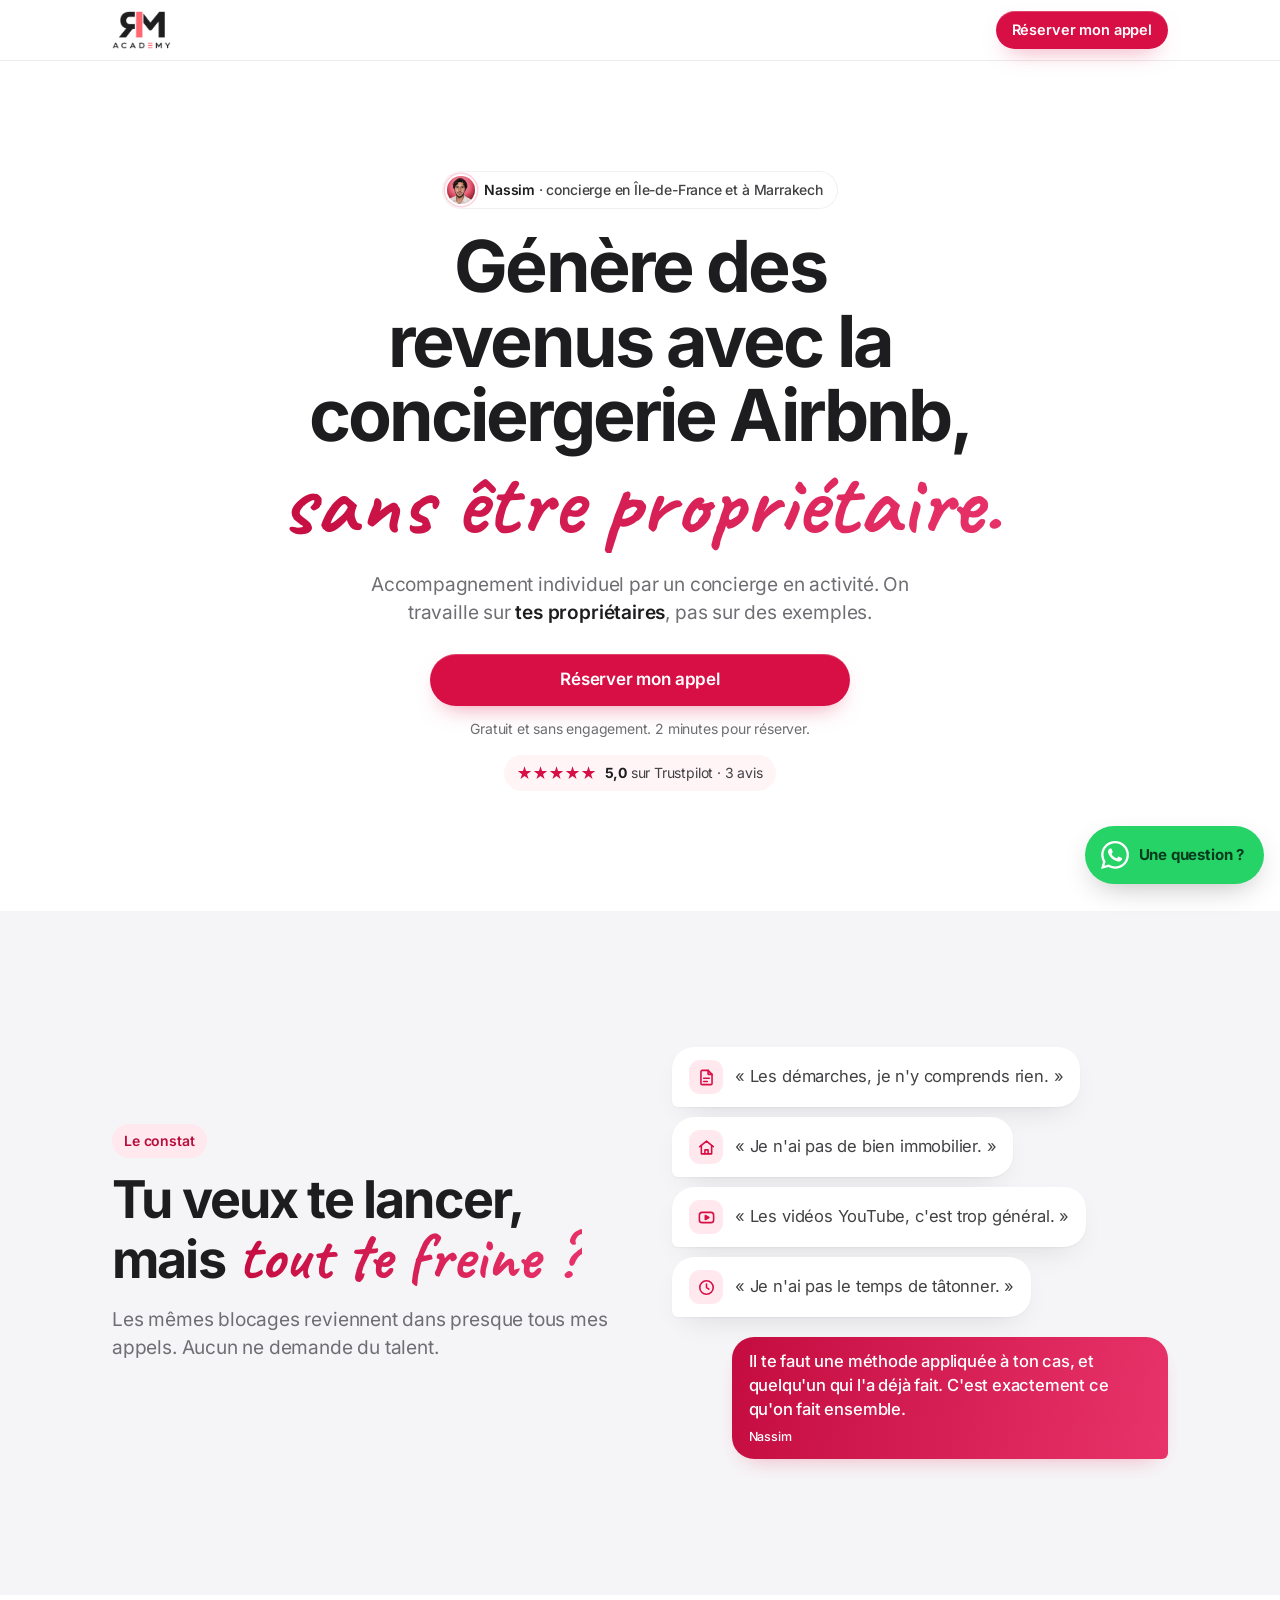
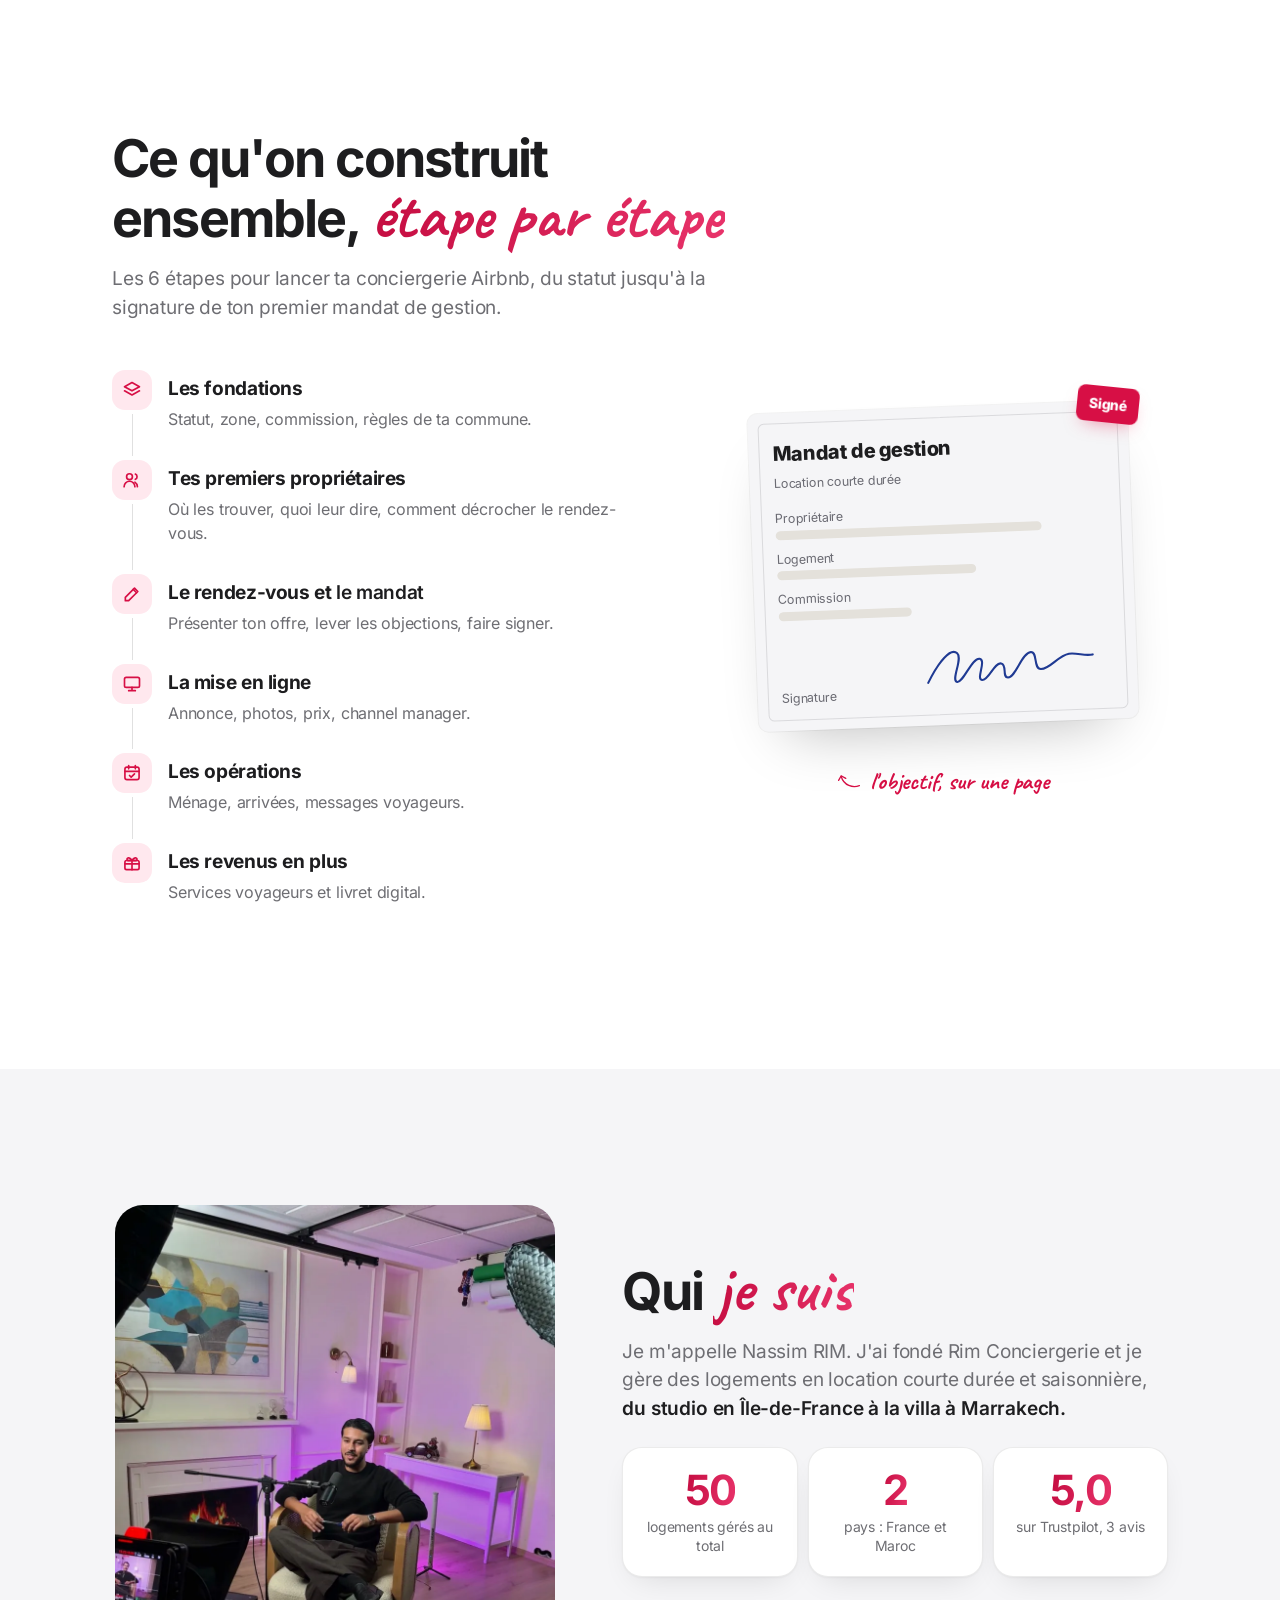
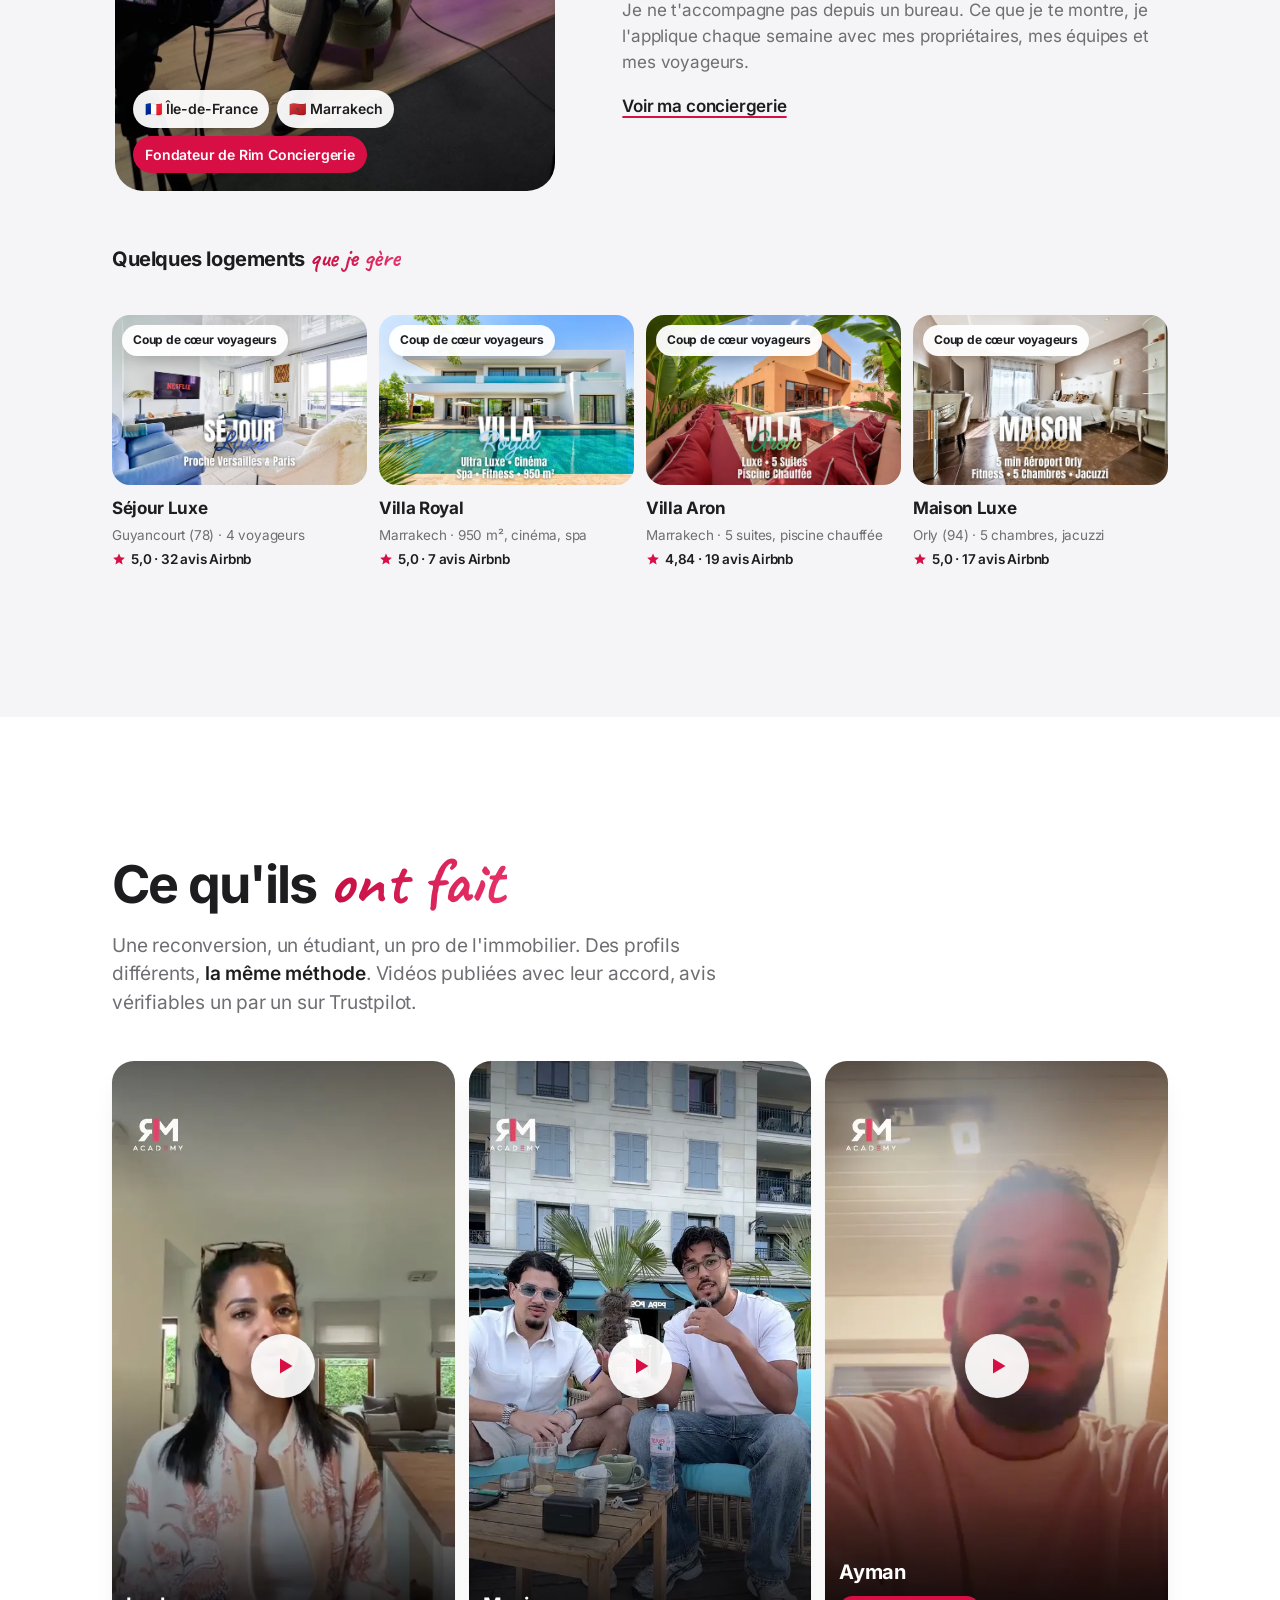
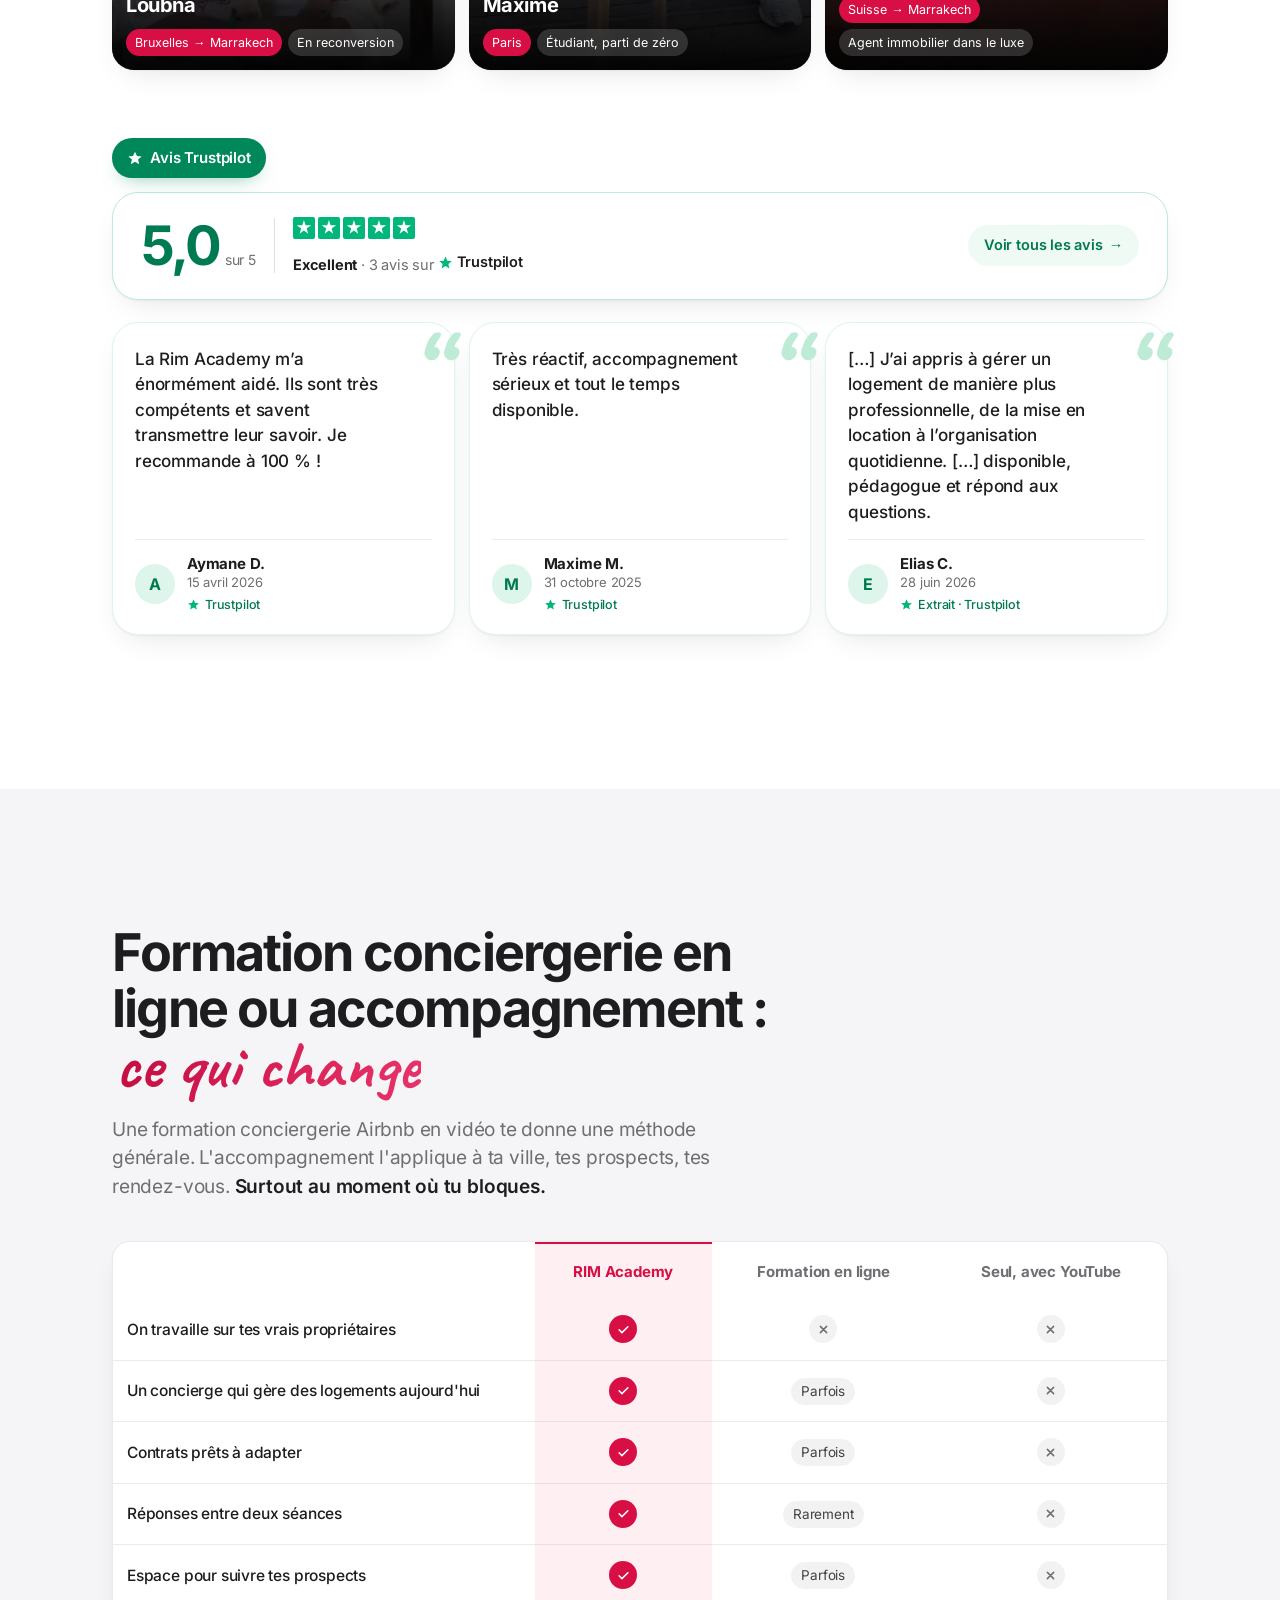
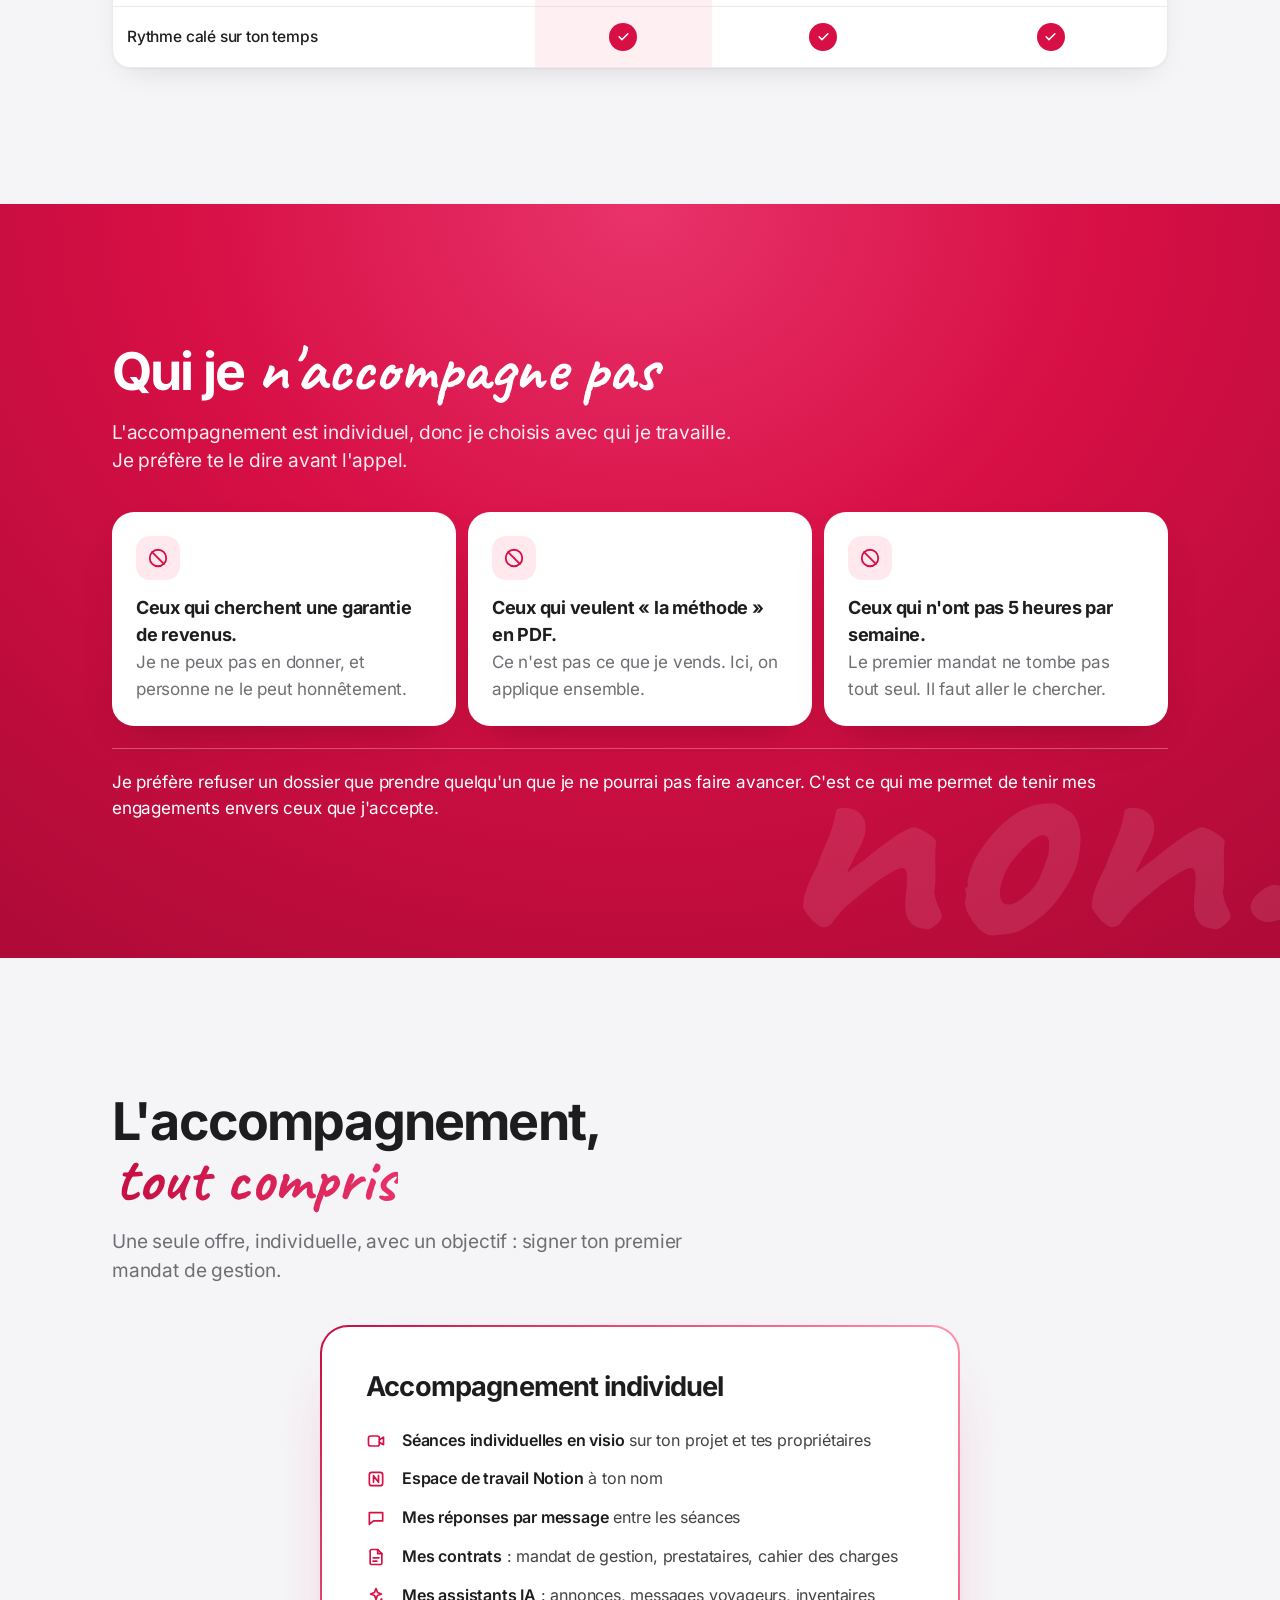
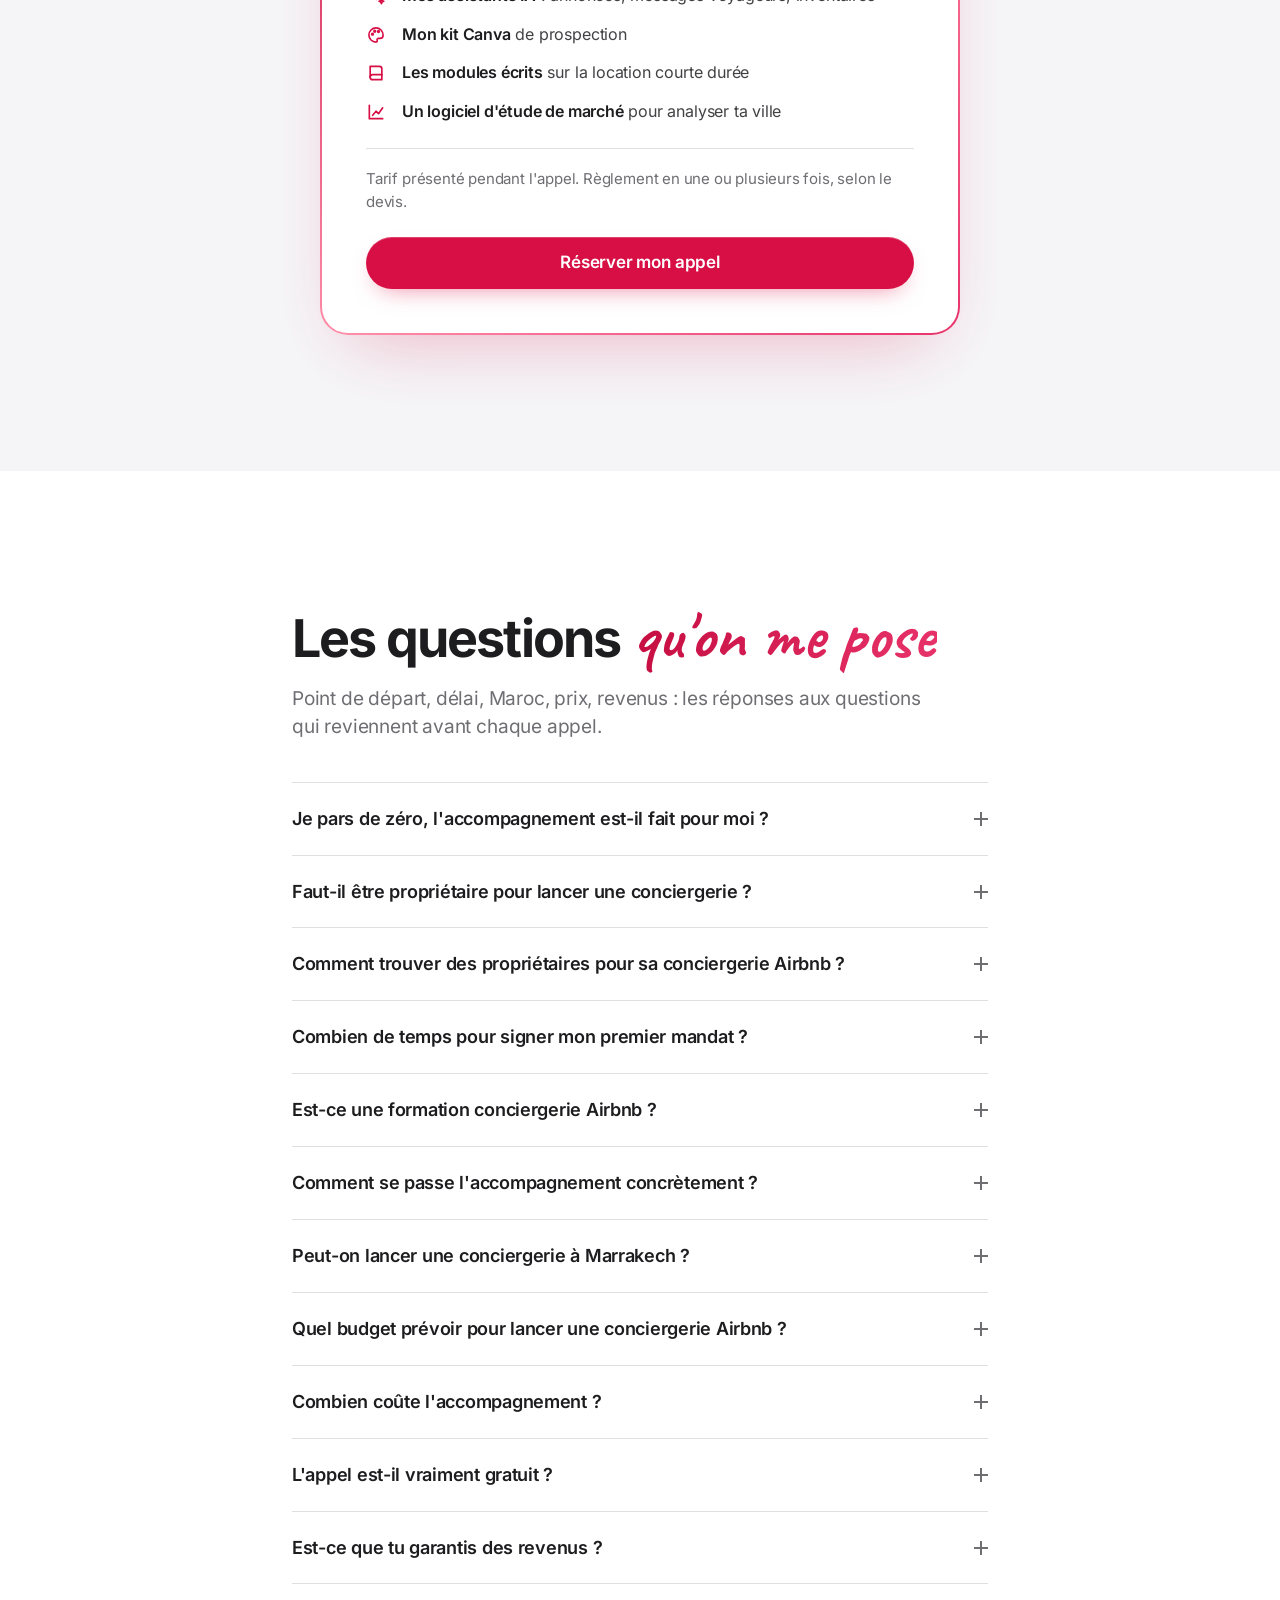
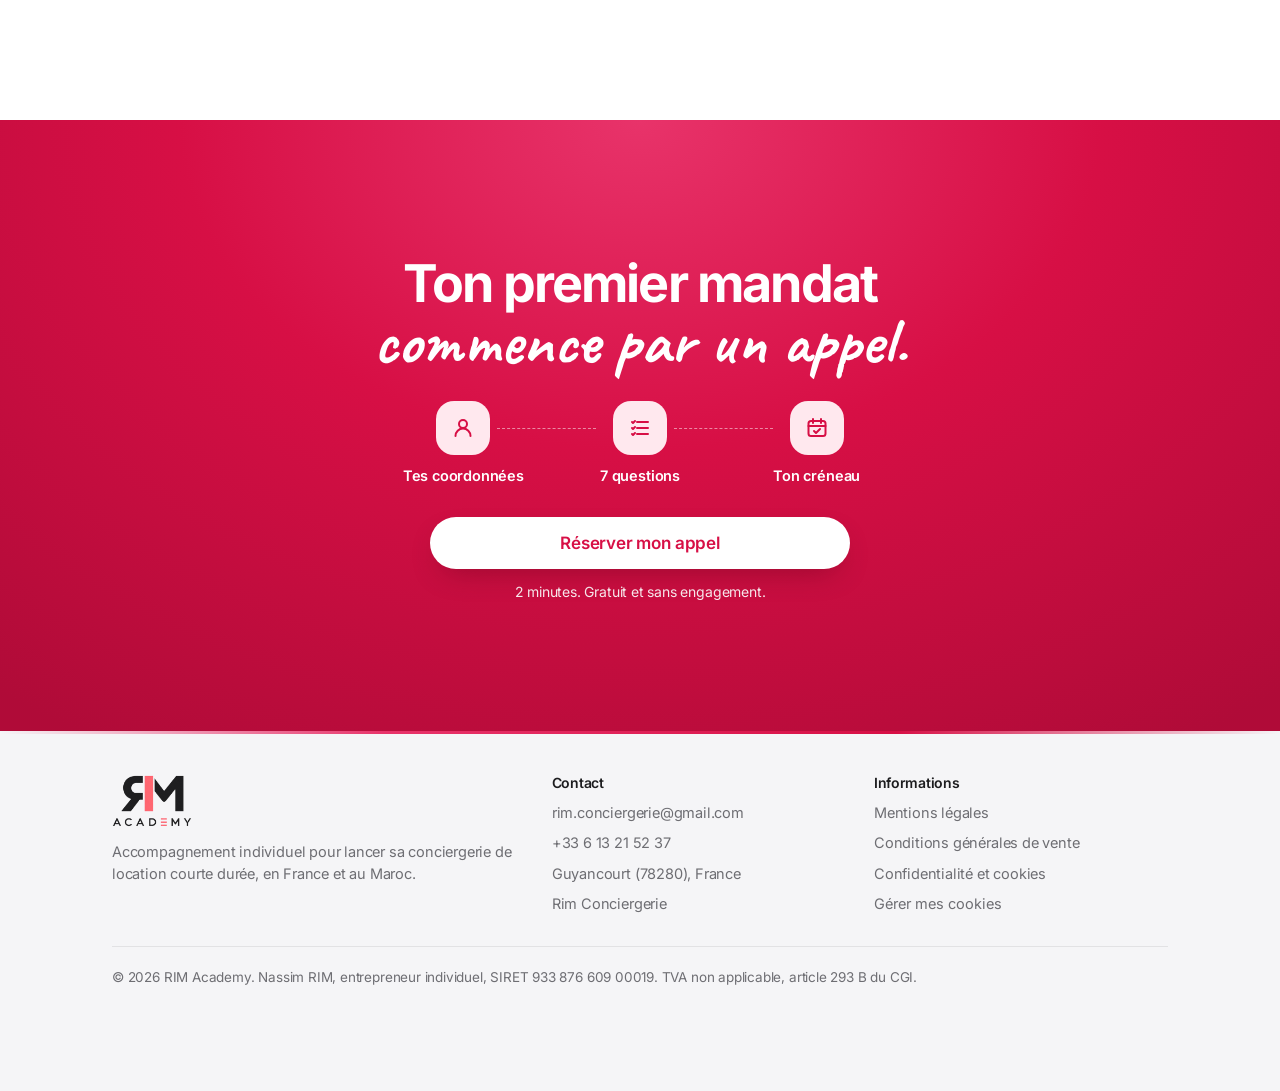
<file: index.html>
<!DOCTYPE html>
<html lang="fr">
<head>
<meta charset="utf-8">
<meta name="viewport" content="width=device-width, initial-scale=1, viewport-fit=cover">
<script>try{if(sessionStorage.getItem('ra_splash'))document.documentElement.classList.add('no-splash')}catch(e){}</script>
<title>Formation conciergerie Airbnb : l'accompagnement RIM Academy</title>
<meta name="description" content="Formation conciergerie Airbnb ? Mieux : un accompagnement individuel par un concierge qui gère 50 logements, jusqu'à ton premier mandat. Appel gratuit.">
<meta name="robots" content="index, follow, max-image-preview:large">
<link rel="canonical" href="https://www.rim-academy.fr/">
<meta name="referrer" content="strict-origin-when-cross-origin">
<meta name="theme-color" content="#ffffff">
<meta name="author" content="Nassim RIM">
<meta property="og:type" content="website">
<meta property="og:site_name" content="RIM Academy">
<meta property="og:locale" content="fr_FR">
<meta property="og:url" content="https://www.rim-academy.fr/">
<meta property="og:title" content="Génère des revenus avec la conciergerie Airbnb, sans être propriétaire">
<meta property="og:description" content="Accompagnement individuel par un concierge en activité (50 logements gérés en France et au Maroc) pour signer ton premier mandat de gestion.">
<meta property="og:image" content="https://www.rim-academy.fr/og-image.jpg">
<meta property="og:image:width" content="1200">
<meta property="og:image:height" content="630">
<meta property="og:image:alt" content="RIM Academy, accompagnement individuel pour lancer sa conciergerie, par Nassim RIM">
<meta name="twitter:card" content="summary_large_image">
<meta name="twitter:title" content="Génère des revenus avec la conciergerie Airbnb, sans être propriétaire">
<meta name="twitter:description" content="Accompagnement individuel par un concierge en activité (50 logements gérés en France et au Maroc) pour signer ton premier mandat de gestion.">
<meta name="twitter:image" content="https://www.rim-academy.fr/og-image.jpg">
<link rel="icon" href="/favicon-96.png" type="image/png" sizes="96x96">
<link rel="icon" href="/favicon-48.png" type="image/png" sizes="48x48">
<link rel="apple-touch-icon" href="/apple-touch-icon.png" sizes="180x180">
<link rel="preload" href="/assets/fonts/caveat-700.woff2" as="font" type="font/woff2" crossorigin>
<link rel="stylesheet" href="/assets/css/site.css">
<script type="application/ld+json">{"@context":"https://schema.org","@graph":[{"@type":"Organization","@id":"https://www.rim-academy.fr/#org","name":"RIM Academy","url":"https://www.rim-academy.fr/","logo":"https://www.rim-academy.fr/logo-rim-academy-dark.png","email":"rim.conciergerie@gmail.com","telephone":"+33613215237","founder":{"@id":"https://www.rim-academy.fr/#nassim"},"sameAs":["https://fr.trustpilot.com/review/rim-academy.fr"],"description":"Accompagnement individuel pour lancer une conciergerie de location courte durée et de location saisonnière (Airbnb, Booking) en France et au Maroc. Une alternative individuelle à une formation conciergerie Airbnb en ligne.","slogan":"Génère des revenus avec la conciergerie Airbnb, sans être propriétaire."},{"@type":"WebSite","@id":"https://www.rim-academy.fr/#website","url":"https://www.rim-academy.fr/","name":"RIM Academy","inLanguage":"fr-FR","publisher":{"@id":"https://www.rim-academy.fr/#org"}},{"@type":"ProfessionalService","@id":"https://www.rim-academy.fr/#business","name":"RIM Academy","url":"https://www.rim-academy.fr/","image":"https://www.rim-academy.fr/og-image.jpg","logo":"https://www.rim-academy.fr/logo-rim-academy-dark.png","telephone":"+33613215237","email":"rim.conciergerie@gmail.com","description":"Accompagnement individuel pour lancer une conciergerie Airbnb sans être propriétaire, en France et au Maroc, par Nassim RIM, fondateur de Rim Conciergerie, qui gère 50 logements en Île-de-France et à Marrakech.","address":{"@type":"PostalAddress","addressLocality":"Guyancourt","postalCode":"78280","addressRegion":"Île-de-France","addressCountry":"FR"},"areaServed":[{"@type":"Country","name":"France"},{"@type":"Country","name":"Maroc"}],"founder":{"@id":"https://www.rim-academy.fr/#nassim"},"sameAs":["https://fr.trustpilot.com/review/rim-academy.fr"],"knowsAbout":["Conciergerie Airbnb","Location courte durée","Mandat de gestion locative","Prospection de propriétaires","Gestion de logements à Marrakech","Location saisonnière","Création de conciergerie"]},{"@type":"Person","@id":"https://www.rim-academy.fr/#nassim","name":"Nassim RIM","jobTitle":"Fondateur de Rim Conciergerie et de RIM Academy","image":"https://www.rim-academy.fr/nassim.jpg","worksFor":{"@id":"https://www.rim-academy.fr/#org"},"sameAs":["https://rimconciergerie.fr","https://www.instagram.com/nassim.immo/","https://www.tiktok.com/@nassim.immobilier"],"knowsAbout":["Conciergerie Airbnb","Location courte durée","Mandat de gestion locative","Marrakech","Île-de-France","Location saisonnière"],"description":"Fondateur de Rim Conciergerie. Gère 50 logements en location courte durée en Île-de-France et à Marrakech."},{"@type":"Service","@id":"https://www.rim-academy.fr/#service","name":"Accompagnement individuel pour lancer sa conciergerie","serviceType":"Accompagnement individuel à la création d'une conciergerie de location courte durée","provider":{"@id":"https://www.rim-academy.fr/#business"},"areaServed":[{"@type":"Country","name":"France"},{"@type":"Country","name":"Maroc"}],"description":"Séances individuelles en visio, espace de travail Notion, contrats à adapter, assistants IA, modules écrits et outil d'étude de marché, pour signer un premier mandat de gestion. Pensé pour les personnes qui cherchent une formation conciergerie Airbnb mais veulent être suivies individuellement."},{"@type":"WebPage","@id":"https://www.rim-academy.fr/#webpage","url":"https://www.rim-academy.fr/","name":"Formation conciergerie Airbnb : l'accompagnement RIM Academy","description":"Formation conciergerie Airbnb ? Mieux : un accompagnement individuel par un concierge qui gère 50 logements, jusqu'à ton premier mandat. Appel gratuit.","inLanguage":"fr-FR","isPartOf":{"@id":"https://www.rim-academy.fr/#website"},"about":{"@id":"https://www.rim-academy.fr/#service"},"breadcrumb":{"@id":"https://www.rim-academy.fr/#breadcrumb"},"primaryImageOfPage":{"@type":"ImageObject","url":"https://www.rim-academy.fr/og-image.jpg","width":1200,"height":630},"dateModified":"2026-10-31"},{"@type":"BreadcrumbList","itemListElement":[{"@type":"ListItem","position":1,"name":"Accueil","item":"https://www.rim-academy.fr/"}],"@id":"https://www.rim-academy.fr/#breadcrumb"},{"@type":"FAQPage","@id":"https://www.rim-academy.fr/#faq","mainEntity":[{"@type":"Question","name":"Je pars de zéro, l'accompagnement est-il fait pour moi ?","acceptedAnswer":{"@type":"Answer","text":"Oui. L'accompagnement part de ton point de départ, pas d'un niveau supposé. Ce qui compte, c'est le temps que tu peux y consacrer chaque semaine, pas ton expérience dans l'immobilier. Si tu pars de zéro, on commence par les fondations : statut, zone, cadre légal et offre."}},{"@type":"Question","name":"Faut-il être propriétaire pour lancer une conciergerie ?","acceptedAnswer":{"@type":"Answer","text":"Non. Une conciergerie gère les logements des autres, en échange d'une commission. Tu n'as besoin ni d'un bien, ni d'un apport pour démarrer. Tu as besoin de propriétaires qui te confient leur logement, et c'est précisément ce qu'on travaille ensemble."}},{"@type":"Question","name":"Comment trouver des propriétaires pour sa conciergerie Airbnb ?","acceptedAnswer":{"@type":"Answer","text":"Les premiers propriétaires se trouvent souvent dans ton entourage, parmi ceux qui louent déjà en courte durée sans être satisfaits de leur gestion, et grâce à une prospection régulière : annonces existantes, réseaux sociaux, partenaires locaux. Pendant l'accompagnement, on prépare ensemble ton message, ton argumentaire et tes rendez-vous."}},{"@type":"Question","name":"Combien de temps pour signer mon premier mandat ?","acceptedAnswer":{"@type":"Answer","text":"Les personnes sérieuses signent en général leur premier mandat entre 3 et 7 semaines. C'est ce que j'observe, pas une garantie. Le délai dépend de ta ville, du temps que tu y consacres et de ta régularité en prospection."}},{"@type":"Question","name":"Est-ce une formation conciergerie Airbnb ?","acceptedAnswer":{"@type":"Answer","text":"Non. C'est un accompagnement individuel. Une formation conciergerie, une formation location courte durée ou une formation location saisonnière en ligne est la même pour tout le monde, et tu avances seul. Ici, on travaille sur ta ville, tes prospects et tes rendez-vous. Tu as un espace Notion à ton nom, mes contrats, mes outils, et mes réponses quand tu bloques."}},{"@type":"Question","name":"Comment se passe l'accompagnement concrètement ?","acceptedAnswer":{"@type":"Answer","text":"Les séances ont lieu en visio (Google Meet ou Zoom), à des dates calées sur ton agenda. Entre deux séances, tu avances dans ton espace Notion, tu utilises les modules écrits, les contrats et les assistants IA, et tu me poses tes questions par message."}},{"@type":"Question","name":"Peut-on lancer une conciergerie à Marrakech ?","acceptedAnswer":{"@type":"Answer","text":"Oui. Je gère aussi des logements à Marrakech. Le cadre y est différent : le rapport au contrat est moins formalisé et l'exclusivité de gestion plus difficile à obtenir. On adapte donc ta prospection et ton offre à ce marché."}},{"@type":"Question","name":"Quel budget prévoir pour lancer une conciergerie Airbnb ?","acceptedAnswer":{"@type":"Answer","text":"Lancer une conciergerie demande peu de capital, puisque tu n'achètes pas de bien. Les principaux postes sont la création de ton statut, une assurance responsabilité civile professionnelle, quelques outils (channel manager, outil de tarification) et tes supports de prospection. On fait le point sur ton budget pendant l'appel."}},{"@type":"Question","name":"Combien coûte l'accompagnement ?","acceptedAnswer":{"@type":"Answer","text":"Le tarif est présenté pendant l'appel, une fois qu'on a vérifié ensemble que l'accompagnement correspond à ton projet. C'est une offre unique, sans option à ajouter. Le règlement peut se faire en une fois ou en plusieurs fois, selon le devis."}},{"@type":"Question","name":"L'appel est-il vraiment gratuit ?","acceptedAnswer":{"@type":"Answer","text":"Oui, gratuit et sans engagement. On fait le point sur ton projet, et je te dis franchement si je peux t'aider. Si ce n'est pas le cas, je te le dis aussi."}},{"@type":"Question","name":"Est-ce que tu garantis des revenus ?","acceptedAnswer":{"@type":"Answer","text":"Non. Personne ne peut garantir un revenu en conciergerie : il dépend de ta ville, des logements que tu signes et du travail que tu fournis. Je m'engage sur les moyens : mon temps, mes outils et mon expérience du terrain."}}]}]}</script>
</head>
<body data-page="home">
<div class="splash" aria-hidden="true">
  <div class="splash-in">
    <picture><source srcset="/logo-rim-academy-dark-300.webp" type="image/webp"><img src="/logo-rim-academy-dark.png" alt="" width="560" height="363"></picture>
    <span class="splash-bar"><i></i></span>
  </div>
</div>
<a class="skip" href="#main">Aller au contenu</a>
<header class="site-head">
  <div class="wrap">
    <a class="brand" href="/" aria-label="RIM Academy, accueil"><picture><source srcset="/logo-rim-academy-dark-300.webp" type="image/webp"><img src="/logo-rim-academy-dark.png" alt="RIM Academy" width="560" height="363"></picture></a>
    <a href="/reserver/" class="btn btn-primary btn-sm">Réserver mon appel</a>
  </div>
</header>

<main id="main">

<section class="hero hero-plain" aria-labelledby="h1">
  <div class="wrap">
    <div class="hero-text">
      <span class="chip chip-face"><img src="/images/nassim-avatar.webp" alt="" width="28" height="28"><span><b>Nassim</b> · concierge en Île-de-France et à Marrakech</span></span>
      <h1 class="h1" id="h1">Génère des revenus avec la conciergerie Airbnb, <span class="accent">sans être propriétaire.</span></h1>
      <p class="hero-sub">Accompagnement individuel par un concierge en activité. On travaille sur <span class="hl">tes propriétaires</span>, pas sur des exemples.</p>
      <div class="hero-cta">
        <a href="/reserver/" class="btn btn-primary btn-block">Réserver mon appel</a>
        <small>Gratuit et sans engagement. 2 minutes pour réserver.</small>
        <a class="proof" href="https://fr.trustpilot.com/review/rim-academy.fr" target="_blank" rel="noopener"><span class="pstars"><i aria-hidden="true"></i><i aria-hidden="true"></i><i aria-hidden="true"></i><i aria-hidden="true"></i><i aria-hidden="true"></i></span><span><b>5,0</b> sur Trustpilot · 3 avis</span></a>
      </div>
    </div>

  </div>
</section>

<section class="sec" id="constat" aria-labelledby="constat-t">
  <div class="wrap constat-grid">
    <div>
      <span class="kicker">Le constat</span>
      <h2 class="h2" id="constat-t">Tu veux te lancer, mais <span class="accent">tout te freine&nbsp;?</span></h2>
      <p class="lead">Les mêmes blocages reviennent dans presque tous mes appels. Aucun ne demande du talent.</p>
    </div>
    <div class="chat" role="list" aria-label="Les blocages les plus fréquents">
      <p class="bub them" role="listitem"><span class="bico"><svg viewBox="0 0 24 24" fill="none" stroke="currentColor" stroke-width="2" stroke-linecap="round" stroke-linejoin="round" aria-hidden="true"><path d="M14 3H6.5A1.5 1.5 0 0 0 5 4.5v15A1.5 1.5 0 0 0 6.5 21h11a1.5 1.5 0 0 0 1.5-1.5V8z"/><path d="M14 3v5h5M8.5 13h7M8.5 17h4.5"/></svg></span>« Les démarches, je n'y comprends rien. »</p>
      <p class="bub them" role="listitem"><span class="bico"><svg viewBox="0 0 24 24" fill="none" stroke="currentColor" stroke-width="2" stroke-linecap="round" stroke-linejoin="round" aria-hidden="true"><path d="M3.5 11L12 4l8.5 7"/><path d="M5.5 9.5V20h13V9.5"/><path d="M10 20v-5h4v5"/></svg></span>« Je n'ai pas de bien immobilier. »</p>
      <p class="bub them" role="listitem"><span class="bico"><svg viewBox="0 0 24 24" fill="none" stroke="currentColor" stroke-width="2" stroke-linecap="round" stroke-linejoin="round" aria-hidden="true"><rect x="3" y="5.5" width="18" height="13" rx="3.5"/><path d="M10.5 9.5v5l4.5-2.5z" fill="currentColor"/></svg></span>« Les vidéos YouTube, c'est trop général. »</p>
      <p class="bub them" role="listitem"><span class="bico"><svg viewBox="0 0 24 24" fill="none" stroke="currentColor" stroke-width="2" stroke-linecap="round" stroke-linejoin="round" aria-hidden="true"><circle cx="12" cy="12" r="8.5"/><path d="M12 7.5V12l3 2"/></svg></span>« Je n'ai pas le temps de tâtonner. »</p>
      <p class="bub me" role="listitem">Il te faut une méthode appliquée à ton cas, et quelqu'un qui l'a déjà fait. C'est exactement ce qu'on fait ensemble.<small>Nassim</small></p>
    </div>
  </div>
</section>

<section class="sec" id="etapes" aria-labelledby="etapes-t">
  <div class="wrap">
    <h2 class="h2" id="etapes-t">Ce qu'on construit ensemble, <span class="accent">étape par étape</span></h2>
    <p class="lead" id="etapes-lead">Les 6 étapes pour lancer ta conciergerie Airbnb, du statut jusqu'à la signature de ton premier mandat de gestion.</p>
    <div class="steps-grid">
      <ol class="steps">
        <li><span class="sico"><svg viewBox="0 0 24 24" fill="none" stroke="currentColor" stroke-width="2" stroke-linecap="round" stroke-linejoin="round" aria-hidden="true"><path d="M12 3l9 5-9 5-9-5 9-5z"/><path d="M3 13l9 5 9-5"/></svg></span><div><h3>Les fondations</h3><p>Statut, zone, commission, règles de ta commune.</p></div></li>
        <li><span class="sico"><svg viewBox="0 0 24 24" fill="none" stroke="currentColor" stroke-width="2" stroke-linecap="round" stroke-linejoin="round" aria-hidden="true"><circle cx="9" cy="8" r="3.5"/><path d="M2.5 20a6.5 6.5 0 0 1 13 0"/><path d="M16 4.8a3.5 3.5 0 0 1 0 6.4M18.5 20a6.5 6.5 0 0 0-3-5.5"/></svg></span><div><h3>Tes premiers propriétaires</h3><p>Où les trouver, quoi leur dire, comment décrocher le rendez-vous.</p></div></li>
        <li><span class="sico"><svg viewBox="0 0 24 24" fill="none" stroke="currentColor" stroke-width="2" stroke-linecap="round" stroke-linejoin="round" aria-hidden="true"><path d="M4 20h4L19 9l-4-4L4 16v4z"/><path d="M13.5 6.5l4 4"/></svg></span><div><h3>Le rendez-vous et <span class="hl">le mandat</span></h3><p>Présenter ton offre, lever les objections, faire signer.</p></div></li>
        <li><span class="sico"><svg viewBox="0 0 24 24" fill="none" stroke="currentColor" stroke-width="2" stroke-linecap="round" stroke-linejoin="round" aria-hidden="true"><rect x="3" y="4" width="18" height="12" rx="2"/><path d="M8 20h8M12 16v4"/></svg></span><div><h3>La mise en ligne</h3><p>Annonce, photos, prix, channel manager.</p></div></li>
        <li><span class="sico"><svg viewBox="0 0 24 24" fill="none" stroke="currentColor" stroke-width="2" stroke-linecap="round" stroke-linejoin="round" aria-hidden="true"><rect x="3.5" y="5" width="17" height="15" rx="2.5"/><path d="M3.5 10h17M8 3v4M16 3v4M9 15l2 2 4-4"/></svg></span><div><h3>Les opérations</h3><p>Ménage, arrivées, messages voyageurs.</p></div></li>
        <li><span class="sico"><svg viewBox="0 0 24 24" fill="none" stroke="currentColor" stroke-width="2" stroke-linecap="round" stroke-linejoin="round" aria-hidden="true"><rect x="3.5" y="9" width="17" height="11" rx="2"/><path d="M12 9v11M3.5 13h17"/><path d="M12 9c-2-4-6-4-6-1.5S9 9 12 9zM12 9c2-4 6-4 6-1.5S15 9 12 9z"/></svg></span><div><h3>Les revenus en plus</h3><p>Services voyageurs et livret digital.</p></div></li>
      </ol>
      <div>
        <figure class="mandat" role="img" aria-label="Illustration d'un mandat de gestion signé">
          <span class="stamp" aria-hidden="true">Signé</span>
          <p style="font-family:var(--f-display);font-weight:800;font-size:20px;letter-spacing:-.02em;margin:0">Mandat de gestion</p>
          <p class="ref">Location courte durée</p>
          <dl>
            <div><dt>Propriétaire</dt><dd class="w80"></dd></div>
            <div><dt>Logement</dt><dd class="w60"></dd></div>
            <div><dt>Commission</dt><dd class="w40"></dd></div>
          </dl>
          <div class="sign">
            <span>Signature</span>
            <svg class="sig" viewBox="0 0 240 80" aria-hidden="true"><path d="M6 58c14-26 30-44 38-36 7 7-9 33-2 36 8 3 20-30 30-28 9 2-6 26 2 27 9 1 16-22 25-20 8 2 0 18 8 18 10 0 18-30 30-31 9 0 2 22 12 22 12 0 22-16 36-18 11-1 20 4 30 2"/></svg>
          </div>
        </figure>
        <div class="mandat-note"><p class="note" aria-hidden="true"><svg viewBox="0 0 40 30" fill="none" stroke="currentColor" stroke-width="2" stroke-linecap="round" aria-hidden="true"><path d="M36 22C26 26 12 22 8 8"/><path d="M4 14l4-7 7 4"/></svg> l'objectif, sur une page</p></div>
      </div>
    </div>
  </div>
</section>

<section class="sec sec-light" id="about" aria-labelledby="about-t">
  <div class="wrap">
    <div class="about">
      <div class="about-photo">
        <picture><source srcset="/nassim.webp" type="image/webp"><img src="/nassim.jpg" alt="Nassim RIM en tournage, assis dans un fauteuil face à la caméra" width="900" height="1200" loading="lazy"></picture>
        <div class="stickers" aria-hidden="true">
          <span class="stk">🇫🇷 Île-de-France</span>
          <span class="stk">🇲🇦 Marrakech</span>
          <span class="stk pink">Fondateur de Rim Conciergerie</span>
        </div>
      </div>
      <div>
        <h2 class="h2" id="about-t">Qui <span class="accent">je suis</span></h2>
        <p class="lead">Je m'appelle Nassim RIM. J'ai fondé Rim Conciergerie et je gère des logements en location courte durée et saisonnière, <span class="hl">du studio en Île-de-France à la villa à Marrakech.</span></p>
        <ul class="stats" aria-label="En chiffres">
          <li><b>50</b><span>logements gérés au total</span></li>
          <li><b>2</b><span>pays : France et Maroc</span></li>
          <li><b>5,0</b><span>sur Trustpilot, 3 avis</span></li>
        </ul>
        <p>Je ne t'accompagne pas depuis un bureau. Ce que je te montre, je l'applique chaque semaine avec mes propriétaires, mes équipes et mes voyageurs.</p>
        <p><a class="text-link" href="https://rimconciergerie.fr" rel="noopener">Voir ma conciergerie</a></p>
      </div>
    </div>
    <h3 style="margin-top:56px;font-size:20px;letter-spacing:-.02em">Quelques logements <span class="accent">que je gère</span></h3>
    <div class="gallery">
      <figure><span class="lgt-badge">Coup de cœur voyageurs</span><img src="/images/logements/sejour-luxe-guyancourt-600.webp" srcset="/images/logements/sejour-luxe-guyancourt-600.webp 600w, /images/logements/sejour-luxe-guyancourt.webp 1200w" sizes="(min-width:980px) 25vw, (min-width:720px) 42vw, 72vw" alt="Salon lumineux de l'appartement Séjour Luxe à Guyancourt, proche de Versailles et Paris" width="1200" height="798" loading="lazy" decoding="async"><figcaption><b>Séjour Luxe</b><span>Guyancourt (78) · 4 voyageurs</span><span class="rate"><svg viewBox="0 0 24 24" fill="currentColor" aria-hidden="true"><path d="M12 2.5l2.9 6.6 7.1.6-5.4 4.7 1.6 7-6.2-3.7-6.2 3.7 1.6-7L2 9.7l7.1-.6z"/></svg>5,0 · 32 avis Airbnb</span></figcaption></figure>
      <figure><span class="lgt-badge">Coup de cœur voyageurs</span><img src="/images/logements/villa-royal-marrakech-600.webp" srcset="/images/logements/villa-royal-marrakech-600.webp 600w, /images/logements/villa-royal-marrakech.webp 1200w" sizes="(min-width:980px) 25vw, (min-width:720px) 42vw, 72vw" alt="Villa Royal à Marrakech : façade blanche et grande piscine, avec cinéma, spa et salle de sport" width="1200" height="798" loading="lazy" decoding="async"><figcaption><b>Villa Royal</b><span>Marrakech · 950 m², cinéma, spa</span><span class="rate"><svg viewBox="0 0 24 24" fill="currentColor" aria-hidden="true"><path d="M12 2.5l2.9 6.6 7.1.6-5.4 4.7 1.6 7-6.2-3.7-6.2 3.7 1.6-7L2 9.7l7.1-.6z"/></svg>5,0 · 7 avis Airbnb</span></figcaption></figure>
      <figure><span class="lgt-badge">Coup de cœur voyageurs</span><img src="/images/logements/villa-aron-marrakech-600.webp" srcset="/images/logements/villa-aron-marrakech-600.webp 600w, /images/logements/villa-aron-marrakech.webp 1200w" sizes="(min-width:980px) 25vw, (min-width:720px) 42vw, 72vw" alt="Villa Aron à Marrakech : façade ocre, salon extérieur rouge et piscine chauffée" width="1200" height="798" loading="lazy" decoding="async"><figcaption><b>Villa Aron</b><span>Marrakech · 5 suites, piscine chauffée</span><span class="rate"><svg viewBox="0 0 24 24" fill="currentColor" aria-hidden="true"><path d="M12 2.5l2.9 6.6 7.1.6-5.4 4.7 1.6 7-6.2-3.7-6.2 3.7 1.6-7L2 9.7l7.1-.6z"/></svg>4,84 · 19 avis Airbnb</span></figcaption></figure>
      <figure><span class="lgt-badge">Coup de cœur voyageurs</span><img src="/images/logements/maison-luxe-orly-600.webp" srcset="/images/logements/maison-luxe-orly-600.webp 600w, /images/logements/maison-luxe-orly.webp 1200w" sizes="(min-width:980px) 25vw, (min-width:720px) 42vw, 72vw" alt="Chambre de la Maison Luxe à Orly, à 5 minutes de l'aéroport" width="1200" height="798" loading="lazy" decoding="async"><figcaption><b>Maison Luxe</b><span>Orly (94) · 5 chambres, jacuzzi</span><span class="rate"><svg viewBox="0 0 24 24" fill="currentColor" aria-hidden="true"><path d="M12 2.5l2.9 6.6 7.1.6-5.4 4.7 1.6 7-6.2-3.7-6.2 3.7 1.6-7L2 9.7l7.1-.6z"/></svg>5,0 · 17 avis Airbnb</span></figcaption></figure>
    </div>
  </div>
</section>

<section class="sec" id="testimonials" aria-labelledby="testimonials-t">
  <div class="wrap">
    <h2 class="h2" id="testimonials-t">Ce qu'ils <span class="accent">ont fait</span></h2>
    <p class="lead">Une reconversion, un étudiant, un pro de l'immobilier. Des profils différents, <span class="hl">la même méthode</span>. Vidéos publiées avec leur accord, avis vérifiables un par un sur Trustpilot.</p>
    <div class="vgrid">
      <figure class="vcard">
        <button type="button" class="vplay" data-src="/videos/temoignage-loubna.mp4">
          <span class="sr-only">Lire le témoignage vidéo de </span>
          <img src="/images/temoignages/temoignage-loubna.webp" alt="" width="540" height="960" loading="lazy" decoding="async">
          <span class="pbtn"><svg viewBox="0 0 24 24" fill="currentColor" aria-hidden="true"><path d="M7 4.5v15l12.5-7.5z"/></svg></span>
          <span class="vmeta"><strong>Loubna</strong><span class="vtags"><span class="pk">Bruxelles → Marrakech</span><span>En reconversion</span></span></span>
        </button>
        <figcaption>Loubna : Bruxelles → Marrakech, En reconversion</figcaption>
      </figure>
      <figure class="vcard">
        <button type="button" class="vplay" data-src="/videos/temoignage-maxime.mp4">
          <span class="sr-only">Lire le témoignage vidéo de </span>
          <img src="/images/temoignages/temoignage-maxime.webp" alt="" width="540" height="960" loading="lazy" decoding="async">
          <span class="pbtn"><svg viewBox="0 0 24 24" fill="currentColor" aria-hidden="true"><path d="M7 4.5v15l12.5-7.5z"/></svg></span>
          <span class="vmeta"><strong>Maxime</strong><span class="vtags"><span class="pk">Paris</span><span>Étudiant, parti de zéro</span></span></span>
        </button>
        <figcaption>Maxime : Paris, Étudiant, parti de zéro</figcaption>
      </figure>
      <figure class="vcard">
        <button type="button" class="vplay" data-src="/videos/temoignage-ayman.mp4">
          <span class="sr-only">Lire le témoignage vidéo de </span>
          <img src="/images/temoignages/temoignage-ayman.webp" alt="" width="540" height="960" loading="lazy" decoding="async">
          <span class="pbtn"><svg viewBox="0 0 24 24" fill="currentColor" aria-hidden="true"><path d="M7 4.5v15l12.5-7.5z"/></svg></span>
          <span class="vmeta"><strong>Ayman</strong><span class="vtags"><span class="pk">Suisse → Marrakech</span><span>Agent immobilier dans le luxe</span></span></span>
        </button>
        <figcaption>Aymane : Suisse → Marrakech, Agent immobilier dans le luxe</figcaption>
      </figure>
    </div>
    <p class="rv-pill"><svg viewBox="0 0 24 24" fill="currentColor" aria-hidden="true"><path d="M12 2.5l2.9 6.6 7.1.6-5.4 4.7 1.6 7-6.2-3.7-6.2 3.7 1.6-7L2 9.7l7.1-.6z"/></svg>Avis Trustpilot</p>
    <div class="rv-score">
      <div class="rv-big"><b>5,0</b><span>sur 5</span></div>
      <div class="rv-meta">
        <span class="rv-stars rv-stars-lg" role="img" aria-label="5 étoiles sur 5"><i></i><i></i><i></i><i></i><i></i></span>
        <p><b>Excellent</b> · 3 avis sur <span class="rv-tp"><svg viewBox="0 0 24 24" fill="currentColor" aria-hidden="true"><path d="M12 2.5l2.9 6.6 7.1.6-5.4 4.7 1.6 7-6.2-3.7-6.2 3.7 1.6-7L2 9.7l7.1-.6z"/></svg>Trustpilot</span></p>
      </div>
      <a class="rv-all" href="https://fr.trustpilot.com/review/rim-academy.fr" target="_blank" rel="noopener">Voir tous les avis</a>
    </div>
    <div class="rv-track">
      <a class="rv" href="https://fr.trustpilot.com/reviews/6a4194959b2ef44e66c2e8ec" target="_blank" rel="noopener">
        <blockquote>La Rim Academy m’a énormément aidé. Ils sont très compétents et savent transmettre leur savoir. Je recommande à 100 % !</blockquote>
        <footer><span class="rv-av" aria-hidden="true">A</span><span class="rv-who"><b>Aymane D.</b><span>15 avril 2026</span></span><span class="rv-src"><svg viewBox="0 0 24 24" fill="currentColor" aria-hidden="true"><path d="M12 2.5l2.9 6.6 7.1.6-5.4 4.7 1.6 7-6.2-3.7-6.2 3.7 1.6-7L2 9.7l7.1-.6z"/></svg>Trustpilot</span></footer>
      </a>
      <a class="rv" href="https://fr.trustpilot.com/reviews/6a41793683b663a814b5569f" target="_blank" rel="noopener">
        <blockquote>Très réactif, accompagnement sérieux et tout le temps disponible.</blockquote>
        <footer><span class="rv-av" aria-hidden="true">M</span><span class="rv-who"><b>Maxime M.</b><span>31 octobre 2025</span></span><span class="rv-src"><svg viewBox="0 0 24 24" fill="currentColor" aria-hidden="true"><path d="M12 2.5l2.9 6.6 7.1.6-5.4 4.7 1.6 7-6.2-3.7-6.2 3.7 1.6-7L2 9.7l7.1-.6z"/></svg>Trustpilot</span></footer>
      </a>
      <a class="rv" href="https://fr.trustpilot.com/reviews/6a417df40d054c72d2f53379" target="_blank" rel="noopener">
        <blockquote>[…] J’ai appris à gérer un logement de manière plus professionnelle, de la mise en location à l’organisation quotidienne. […] disponible, pédagogue et répond aux questions.</blockquote>
        <footer><span class="rv-av" aria-hidden="true">E</span><span class="rv-who"><b>Elias C.</b><span>28 juin 2026</span></span><span class="rv-src"><svg viewBox="0 0 24 24" fill="currentColor" aria-hidden="true"><path d="M12 2.5l2.9 6.6 7.1.6-5.4 4.7 1.6 7-6.2-3.7-6.2 3.7 1.6-7L2 9.7l7.1-.6z"/></svg>Extrait · Trustpilot</span></footer>
      </a>
    </div>
  </div>
</section>

<section class="sec" id="comparatif" aria-labelledby="comparatif-t">
  <div class="wrap">
    <h2 class="h2" id="comparatif-t">Formation conciergerie en ligne ou accompagnement : <span class="accent">ce qui change</span></h2>
    <p class="lead">Une formation conciergerie Airbnb en vidéo te donne une méthode générale. L'accompagnement l'applique à ta ville, tes prospects, tes rendez-vous. <span class="hl">Surtout au moment où tu bloques.</span></p>
    <div class="table-wrap" tabindex="0" role="region" aria-label="Tableau comparatif, défilable horizontalement">
      <table class="compare">
        <thead>
          <tr><th scope="col"><span class="sr-only">Critère</span></th><th scope="col" class="us">RIM Academy</th><th scope="col">Formation en ligne</th><th scope="col">Seul, avec YouTube</th></tr>
        </thead>
        <tbody>
          <tr><th scope="row">On travaille sur tes vrais propriétaires</th><td class="us"><span class="yes"><svg viewBox="0 0 24 24" fill="none" stroke="currentColor" stroke-width="2.4" stroke-linecap="round" stroke-linejoin="round" aria-hidden="true"><path d="M5 12.5l4.5 4.5L19 7.5"/></svg><span class="sr-only">Oui</span></span></td><td><span class="no"><svg viewBox="0 0 24 24" fill="none" stroke="currentColor" stroke-width="2.4" stroke-linecap="round" aria-hidden="true"><path d="M7 7l10 10M17 7L7 17"/></svg><span class="sr-only">Non</span></span></td><td><span class="no"><svg viewBox="0 0 24 24" fill="none" stroke="currentColor" stroke-width="2.4" stroke-linecap="round" aria-hidden="true"><path d="M7 7l10 10M17 7L7 17"/></svg><span class="sr-only">Non</span></span></td></tr>
          <tr><th scope="row">Un concierge qui gère des logements aujourd'hui</th><td class="us"><span class="yes"><svg viewBox="0 0 24 24" fill="none" stroke="currentColor" stroke-width="2.4" stroke-linecap="round" stroke-linejoin="round" aria-hidden="true"><path d="M5 12.5l4.5 4.5L19 7.5"/></svg><span class="sr-only">Oui</span></span></td><td><span class="mid">Parfois</span></td><td><span class="no"><svg viewBox="0 0 24 24" fill="none" stroke="currentColor" stroke-width="2.4" stroke-linecap="round" aria-hidden="true"><path d="M7 7l10 10M17 7L7 17"/></svg><span class="sr-only">Non</span></span></td></tr>
          <tr><th scope="row">Contrats prêts à adapter</th><td class="us"><span class="yes"><svg viewBox="0 0 24 24" fill="none" stroke="currentColor" stroke-width="2.4" stroke-linecap="round" stroke-linejoin="round" aria-hidden="true"><path d="M5 12.5l4.5 4.5L19 7.5"/></svg><span class="sr-only">Oui</span></span></td><td><span class="mid">Parfois</span></td><td><span class="no"><svg viewBox="0 0 24 24" fill="none" stroke="currentColor" stroke-width="2.4" stroke-linecap="round" aria-hidden="true"><path d="M7 7l10 10M17 7L7 17"/></svg><span class="sr-only">Non</span></span></td></tr>
          <tr><th scope="row">Réponses entre deux séances</th><td class="us"><span class="yes"><svg viewBox="0 0 24 24" fill="none" stroke="currentColor" stroke-width="2.4" stroke-linecap="round" stroke-linejoin="round" aria-hidden="true"><path d="M5 12.5l4.5 4.5L19 7.5"/></svg><span class="sr-only">Oui</span></span></td><td><span class="mid">Rarement</span></td><td><span class="no"><svg viewBox="0 0 24 24" fill="none" stroke="currentColor" stroke-width="2.4" stroke-linecap="round" aria-hidden="true"><path d="M7 7l10 10M17 7L7 17"/></svg><span class="sr-only">Non</span></span></td></tr>
          <tr><th scope="row">Espace pour suivre tes prospects</th><td class="us"><span class="yes"><svg viewBox="0 0 24 24" fill="none" stroke="currentColor" stroke-width="2.4" stroke-linecap="round" stroke-linejoin="round" aria-hidden="true"><path d="M5 12.5l4.5 4.5L19 7.5"/></svg><span class="sr-only">Oui</span></span></td><td><span class="mid">Parfois</span></td><td><span class="no"><svg viewBox="0 0 24 24" fill="none" stroke="currentColor" stroke-width="2.4" stroke-linecap="round" aria-hidden="true"><path d="M7 7l10 10M17 7L7 17"/></svg><span class="sr-only">Non</span></span></td></tr>
          <tr><th scope="row">Rythme calé sur ton temps</th><td class="us"><span class="yes"><svg viewBox="0 0 24 24" fill="none" stroke="currentColor" stroke-width="2.4" stroke-linecap="round" stroke-linejoin="round" aria-hidden="true"><path d="M5 12.5l4.5 4.5L19 7.5"/></svg><span class="sr-only">Oui</span></span></td><td><span class="yes"><svg viewBox="0 0 24 24" fill="none" stroke="currentColor" stroke-width="2.4" stroke-linecap="round" stroke-linejoin="round" aria-hidden="true"><path d="M5 12.5l4.5 4.5L19 7.5"/></svg><span class="sr-only">Oui</span></span></td><td><span class="yes"><svg viewBox="0 0 24 24" fill="none" stroke="currentColor" stroke-width="2.4" stroke-linecap="round" stroke-linejoin="round" aria-hidden="true"><path d="M5 12.5l4.5 4.5L19 7.5"/></svg><span class="sr-only">Oui</span></span></td></tr>
        </tbody>
      </table>
    </div>
  </div>
</section>

<section class="sec sec-rausch sec-pink" id="pour-qui" aria-labelledby="pourqui-t">
  <span class="big-no" aria-hidden="true">non.</span>
  <div class="wrap" style="position:relative">
    <h2 class="h2" id="pourqui-t">Qui je <span class="accent">n'accompagne pas</span></h2>
    <p class="lead">L'accompagnement est individuel, donc je choisis avec qui je travaille. Je préfère te le dire avant l'appel.</p>
    <div class="notfor">
      <ul>
        <li><svg viewBox="0 0 24 24" fill="none" stroke="currentColor" stroke-width="2" stroke-linecap="round" aria-hidden="true"><circle cx="12" cy="12" r="9"/><path d="M5.6 5.6l12.8 12.8"/></svg><div><strong>Ceux qui cherchent une garantie de revenus.</strong><span>Je ne peux pas en donner, et personne ne le peut honnêtement.</span></div></li>
        <li><svg viewBox="0 0 24 24" fill="none" stroke="currentColor" stroke-width="2" stroke-linecap="round" aria-hidden="true"><circle cx="12" cy="12" r="9"/><path d="M5.6 5.6l12.8 12.8"/></svg><div><strong>Ceux qui veulent « la méthode » en PDF.</strong><span>Ce n'est pas ce que je vends. Ici, on applique ensemble.</span></div></li>
        <li><svg viewBox="0 0 24 24" fill="none" stroke="currentColor" stroke-width="2" stroke-linecap="round" aria-hidden="true"><circle cx="12" cy="12" r="9"/><path d="M5.6 5.6l12.8 12.8"/></svg><div><strong>Ceux qui n'ont pas 5 heures par semaine.</strong><span>Le premier mandat ne tombe pas tout seul. Il faut aller le chercher.</span></div></li>
      </ul>
      <p class="closing">Je préfère refuser un dossier que prendre quelqu'un que je ne pourrai pas faire avancer. C'est ce qui me permet de tenir mes engagements envers ceux que j'accepte.</p>
    </div>
  </div>
</section>

<section class="sec" id="pricing" aria-labelledby="pricing-t">
  <div class="wrap">
    <h2 class="h2" id="pricing-t">L'accompagnement, <span class="accent">tout compris</span></h2>
    <p class="lead">Une seule offre, individuelle, avec un objectif : signer ton premier mandat de gestion.</p>
    <div class="offer">
      <div class="offer-top">
        <h3>Accompagnement individuel</h3>
      </div>
      <ul class="list-check">
        <li><svg viewBox="0 0 24 24" fill="none" stroke="currentColor" stroke-width="2" stroke-linecap="round" stroke-linejoin="round" aria-hidden="true"><rect x="3" y="6" width="13" height="12" rx="2.5"/><path d="M16 10.5l5-3v9l-5-3"/></svg><span><b>Séances individuelles en visio</b> sur ton projet et tes propriétaires</span></li>
        <li><svg viewBox="0 0 24 24" fill="none" stroke="currentColor" stroke-width="2" stroke-linecap="round" stroke-linejoin="round" aria-hidden="true"><rect x="4" y="4" width="16" height="16" rx="3"/><path d="M9 16V8l6 8V8"/></svg><span><b>Espace de travail Notion</b> à ton nom</span></li>
        <li><svg viewBox="0 0 24 24" fill="none" stroke="currentColor" stroke-width="2" stroke-linecap="round" stroke-linejoin="round" aria-hidden="true"><path d="M4 5.5h16v10H9l-5 4v-14z"/></svg><span><b>Mes réponses par message</b> entre les séances</span></li>
        <li><svg viewBox="0 0 24 24" fill="none" stroke="currentColor" stroke-width="2" stroke-linecap="round" stroke-linejoin="round" aria-hidden="true"><path d="M14 3H6.5A1.5 1.5 0 0 0 5 4.5v15A1.5 1.5 0 0 0 6.5 21h11a1.5 1.5 0 0 0 1.5-1.5V8z"/><path d="M14 3v5h5M8.5 13h7M8.5 17h4.5"/></svg><span><b>Mes contrats</b> : mandat de gestion, prestataires, cahier des charges</span></li>
        <li><svg viewBox="0 0 24 24" fill="none" stroke="currentColor" stroke-width="2" stroke-linecap="round" stroke-linejoin="round" aria-hidden="true"><path d="M12 3l1.8 4.7 4.7 1.8-4.7 1.8L12 16l-1.8-4.7-4.7-1.8 4.7-1.8z"/><path d="M18.5 15.5l.8 2 2 .8-2 .8-.8 2-.8-2-2-.8 2-.8z"/></svg><span><b>Mes assistants IA</b> : annonces, messages voyageurs, inventaires</span></li>
        <li><svg viewBox="0 0 24 24" fill="none" stroke="currentColor" stroke-width="2" stroke-linecap="round" stroke-linejoin="round" aria-hidden="true"><path d="M12 3.5a8.5 8.5 0 1 0 0 17c1.2 0 1.8-.9 1.4-1.9-.5-1.2.3-2.6 1.6-2.6h1.8a3.7 3.7 0 0 0 3.7-3.7C20.5 7.3 16.7 3.5 12 3.5z"/><circle cx="7.8" cy="11" r="1"/><circle cx="10.5" cy="7.5" r="1"/><circle cx="15" cy="7.8" r="1"/></svg><span><b>Mon kit Canva</b> de prospection</span></li>
        <li><svg viewBox="0 0 24 24" fill="none" stroke="currentColor" stroke-width="2" stroke-linecap="round" stroke-linejoin="round" aria-hidden="true"><path d="M5 4h11a3 3 0 0 1 3 3v13H8a3 3 0 0 1-3-3z"/><path d="M5 17a3 3 0 0 1 3-3h11"/></svg><span><b>Les modules écrits</b> sur la location courte durée</span></li>
        <li><svg viewBox="0 0 24 24" fill="none" stroke="currentColor" stroke-width="2" stroke-linecap="round" stroke-linejoin="round" aria-hidden="true"><path d="M4 20V4M4 20h16"/><path d="M8 16l4-5 3 3 5-7"/></svg><span><b>Un logiciel d'étude de marché</b> pour analyser ta ville</span></li>
      </ul>
      <p class="offer-note">Tarif présenté pendant l'appel. Règlement en une ou plusieurs fois, selon le devis.</p>
      <a href="/reserver/" class="btn btn-primary">Réserver mon appel</a>
    </div>
  </div>
</section>

<section class="sec sec-light" id="faq" aria-labelledby="faq-t">
  <div class="narrow">
    <h2 class="h2" id="faq-t">Les questions <span class="accent">qu'on me pose</span></h2>
    <p class="lead">Point de départ, délai, Maroc, prix, revenus : les réponses aux questions qui reviennent avant chaque appel.</p>
    <div class="faq">
      <details>
        <summary>Je pars de zéro, l'accompagnement est-il fait pour moi ?</summary>
        <div><p>Oui. L'accompagnement part de ton point de départ, pas d'un niveau supposé. Ce qui compte, c'est le temps que tu peux y consacrer chaque semaine, pas ton expérience dans l'immobilier. Si tu pars de zéro, on commence par les fondations : statut, zone, cadre légal et offre.</p></div>
      </details>
      <details>
        <summary>Faut-il être propriétaire pour lancer une conciergerie ?</summary>
        <div><p>Non. Une conciergerie gère les logements des autres, en échange d'une commission. Tu n'as besoin ni d'un bien, ni d'un apport pour démarrer. Tu as besoin de propriétaires qui te confient leur logement, et c'est précisément ce qu'on travaille ensemble.</p></div>
      </details>
      <details>
        <summary>Comment trouver des propriétaires pour sa conciergerie Airbnb ?</summary>
        <div><p>Les premiers propriétaires se trouvent souvent dans ton entourage, parmi ceux qui louent déjà en courte durée sans être satisfaits de leur gestion, et grâce à une prospection régulière : annonces existantes, réseaux sociaux, partenaires locaux. Pendant l'accompagnement, on prépare ensemble ton message, ton argumentaire et tes rendez-vous.</p></div>
      </details>
      <details>
        <summary>Combien de temps pour signer mon premier mandat ?</summary>
        <div><p>Les personnes sérieuses signent en général leur premier mandat entre 3 et 7 semaines. C'est ce que j'observe, pas une garantie. Le délai dépend de ta ville, du temps que tu y consacres et de ta régularité en prospection.</p></div>
      </details>
      <details>
        <summary>Est-ce une formation conciergerie Airbnb ?</summary>
        <div><p>Non. C'est un accompagnement individuel. Une formation conciergerie, une formation location courte durée ou une formation location saisonnière en ligne est la même pour tout le monde, et tu avances seul. Ici, on travaille sur ta ville, tes prospects et tes rendez-vous. Tu as un espace Notion à ton nom, mes contrats, mes outils, et mes réponses quand tu bloques.</p></div>
      </details>
      <details>
        <summary>Comment se passe l'accompagnement concrètement ?</summary>
        <div><p>Les séances ont lieu en visio (Google Meet ou Zoom), à des dates calées sur ton agenda. Entre deux séances, tu avances dans ton espace Notion, tu utilises les modules écrits, les contrats et les assistants IA, et tu me poses tes questions par message.</p></div>
      </details>
      <details>
        <summary>Peut-on lancer une conciergerie à Marrakech ?</summary>
        <div><p>Oui. Je gère aussi des logements à Marrakech. Le cadre y est différent : le rapport au contrat est moins formalisé et l'exclusivité de gestion plus difficile à obtenir. On adapte donc ta prospection et ton offre à ce marché.</p></div>
      </details>
      <details>
        <summary>Quel budget prévoir pour lancer une conciergerie Airbnb ?</summary>
        <div><p>Lancer une conciergerie demande peu de capital, puisque tu n'achètes pas de bien. Les principaux postes sont la création de ton statut, une assurance responsabilité civile professionnelle, quelques outils (channel manager, outil de tarification) et tes supports de prospection. On fait le point sur ton budget pendant l'appel.</p></div>
      </details>
      <details>
        <summary>Combien coûte l'accompagnement ?</summary>
        <div><p>Le tarif est présenté pendant l'appel, une fois qu'on a vérifié ensemble que l'accompagnement correspond à ton projet. C'est une offre unique, sans option à ajouter. Le règlement peut se faire en une fois ou en plusieurs fois, selon le devis.</p></div>
      </details>
      <details>
        <summary>L'appel est-il vraiment gratuit ?</summary>
        <div><p>Oui, gratuit et sans engagement. On fait le point sur ton projet, et je te dis franchement si je peux t'aider. Si ce n'est pas le cas, je te le dis aussi.</p></div>
      </details>
      <details>
        <summary>Est-ce que tu garantis des revenus ?</summary>
        <div><p>Non. Personne ne peut garantir un revenu en conciergerie : il dépend de ta ville, des logements que tu signes et du travail que tu fournis. Je m'engage sur les moyens : mon temps, mes outils et mon expérience du terrain.</p></div>
      </details>
    </div>
  </div>
</section>

<section class="sec final" aria-labelledby="final-t">
  <div class="wrap">
    <h2 class="h2" id="final-t">Ton premier mandat <span class="accent">commence par un appel.</span></h2>
    <ol class="how" aria-label="Comment réserver">
      <li><span><svg viewBox="0 0 24 24" fill="none" stroke="currentColor" stroke-width="2" stroke-linecap="round" stroke-linejoin="round" aria-hidden="true"><circle cx="12" cy="8" r="4"/><path d="M4.5 20a7.5 7.5 0 0 1 15 0"/></svg></span><b>Tes coordonnées</b></li>
      <li><span><svg viewBox="0 0 24 24" fill="none" stroke="currentColor" stroke-width="2" stroke-linecap="round" stroke-linejoin="round" aria-hidden="true"><path d="M9 6h11M9 12h11M9 18h11"/><path d="M4 6l1 1 2-2M4 12l1 1 2-2M4 18l1 1 2-2"/></svg></span><b>7 questions</b></li>
      <li><span><svg viewBox="0 0 24 24" fill="none" stroke="currentColor" stroke-width="2" stroke-linecap="round" stroke-linejoin="round" aria-hidden="true"><rect x="3.5" y="5" width="17" height="15" rx="2.5"/><path d="M3.5 10h17M8 3v4M16 3v4M9 15l2 2 4-4"/></svg></span><b>Ton créneau</b></li>
    </ol>
    <div class="hero-cta">
      <a href="/reserver/" class="btn btn-primary btn-block">Réserver mon appel</a>
      <small>2 minutes. Gratuit et sans engagement.</small>
    </div>
  </div>
</section>

</main>
<footer class="site-foot">
  <div class="wrap">
    <div class="foot-grid">
      <div>
        <picture><source srcset="/logo-rim-academy-dark-300.webp" type="image/webp"><img src="/logo-rim-academy-dark.png" alt="RIM Academy" width="560" height="363" loading="lazy"></picture>
        <p style="margin-top:14px">Accompagnement individuel pour lancer sa conciergerie de location courte durée, en France et au Maroc.</p>
      </div>
      <div>
        <h2>Contact</h2>
        <ul>
          <li><a href="mailto:rim.conciergerie@gmail.com">rim.conciergerie@gmail.com</a></li>
          <li><a href="tel:+33613215237">+33 6 13 21 52 37</a></li>
          <li>Guyancourt (78280), France</li>
          <li><a href="https://rimconciergerie.fr" rel="noopener">Rim Conciergerie</a></li>
        </ul>
      </div>
      <div>
        <h2>Informations</h2>
        <ul>
          <li><a href="/mentions-legales/">Mentions légales</a></li>
          <li><a href="/cgv/">Conditions générales de vente</a></li>
          <li><a href="/confidentialite/">Confidentialité et cookies</a></li>
          <li><button type="button" class="linklike" data-cookie-open>Gérer mes cookies</button></li>
        </ul>
      </div>
    </div>
    <p class="foot-legal">© 2026 RIM Academy. Nassim RIM, entrepreneur individuel, SIRET 933 876 609 00019. TVA non applicable, article 293 B du CGI.</p>
  </div>
</footer>
<a class="wa" href="https://wa.me/33613215237?text=Bonjour%20Nassim%2C%20je%20viens%20du%20site%20RIM%20Academy." target="_blank" rel="noopener" aria-label="Écrire à Nassim sur WhatsApp" data-wa>
  <svg viewBox="0 0 24 24" aria-hidden="true"><path fill="currentColor" d="M17.472 14.382c-.297-.149-1.758-.867-2.03-.967-.273-.099-.471-.148-.67.15-.197.297-.767.966-.94 1.164-.173.199-.347.223-.644.075-.297-.15-1.255-.463-2.39-1.475-.883-.788-1.48-1.761-1.653-2.059-.173-.297-.018-.458.13-.606.134-.133.298-.347.446-.52.149-.174.198-.298.298-.497.099-.198.05-.371-.025-.52-.075-.149-.669-1.612-.916-2.207-.242-.579-.487-.5-.669-.51-.173-.008-.371-.01-.57-.01-.198 0-.52.074-.792.372-.272.297-1.04 1.016-1.04 2.479 0 1.462 1.065 2.875 1.213 3.074.149.198 2.096 3.2 5.077 4.487.709.306 1.262.489 1.694.625.712.227 1.36.195 1.871.118.571-.085 1.758-.719 2.006-1.413.248-.694.248-1.289.173-1.413-.074-.124-.272-.198-.57-.347m-5.421 7.403h-.004a9.87 9.87 0 01-5.031-1.378l-.361-.214-3.741.982.998-3.648-.235-.374a9.86 9.86 0 01-1.51-5.26c.001-5.45 4.436-9.884 9.888-9.884 2.64 0 5.122 1.03 6.988 2.898a9.825 9.825 0 012.893 6.994c-.003 5.45-4.437 9.884-9.885 9.884m8.413-18.297A11.815 11.815 0 0012.05 0C5.495 0 .16 5.335.157 11.892c0 2.096.547 4.142 1.588 5.945L.057 24l6.305-1.654a11.882 11.882 0 005.683 1.448h.005c6.554 0 11.89-5.335 11.893-11.893a11.821 11.821 0 00-3.48-8.413Z"/></svg>
  <span>Une question ?</span>
</a>


<div id="cookie" class="cookie" role="region" aria-label="Choix des cookies" hidden>
  <p>J'utilise des cookies de mesure d'audience (Google Analytics) et de publicité (Meta) pour savoir d'où viennent les visiteurs et améliorer ce site. Rien n'est déposé sans ton accord. <a href="/confidentialite/#cookies">En savoir plus</a></p>
  <div id="ck-prefs" class="cookie-prefs" hidden>
    <label><input type="checkbox" id="ck-analytics"><span>Mesure d'audience (Google Analytics)</span></label>
    <label><input type="checkbox" id="ck-ads"><span>Publicité et mesure des campagnes (Meta)</span></label>
  </div>
  <div class="cookie-row">
    <button type="button" class="btn-choice" id="ck-refuse">Tout refuser</button>
    <button type="button" class="btn-choice" id="ck-accept">Tout accepter</button>
  </div>
  <button type="button" class="btn-choice" id="ck-save" hidden style="width:100%;margin-top:10px">Enregistrer mes choix</button>
  <button type="button" class="linklike" id="ck-custom">Personnaliser</button>
</div>

<script src="/assets/js/site.js" defer></script>
</body>
</html>
</file>
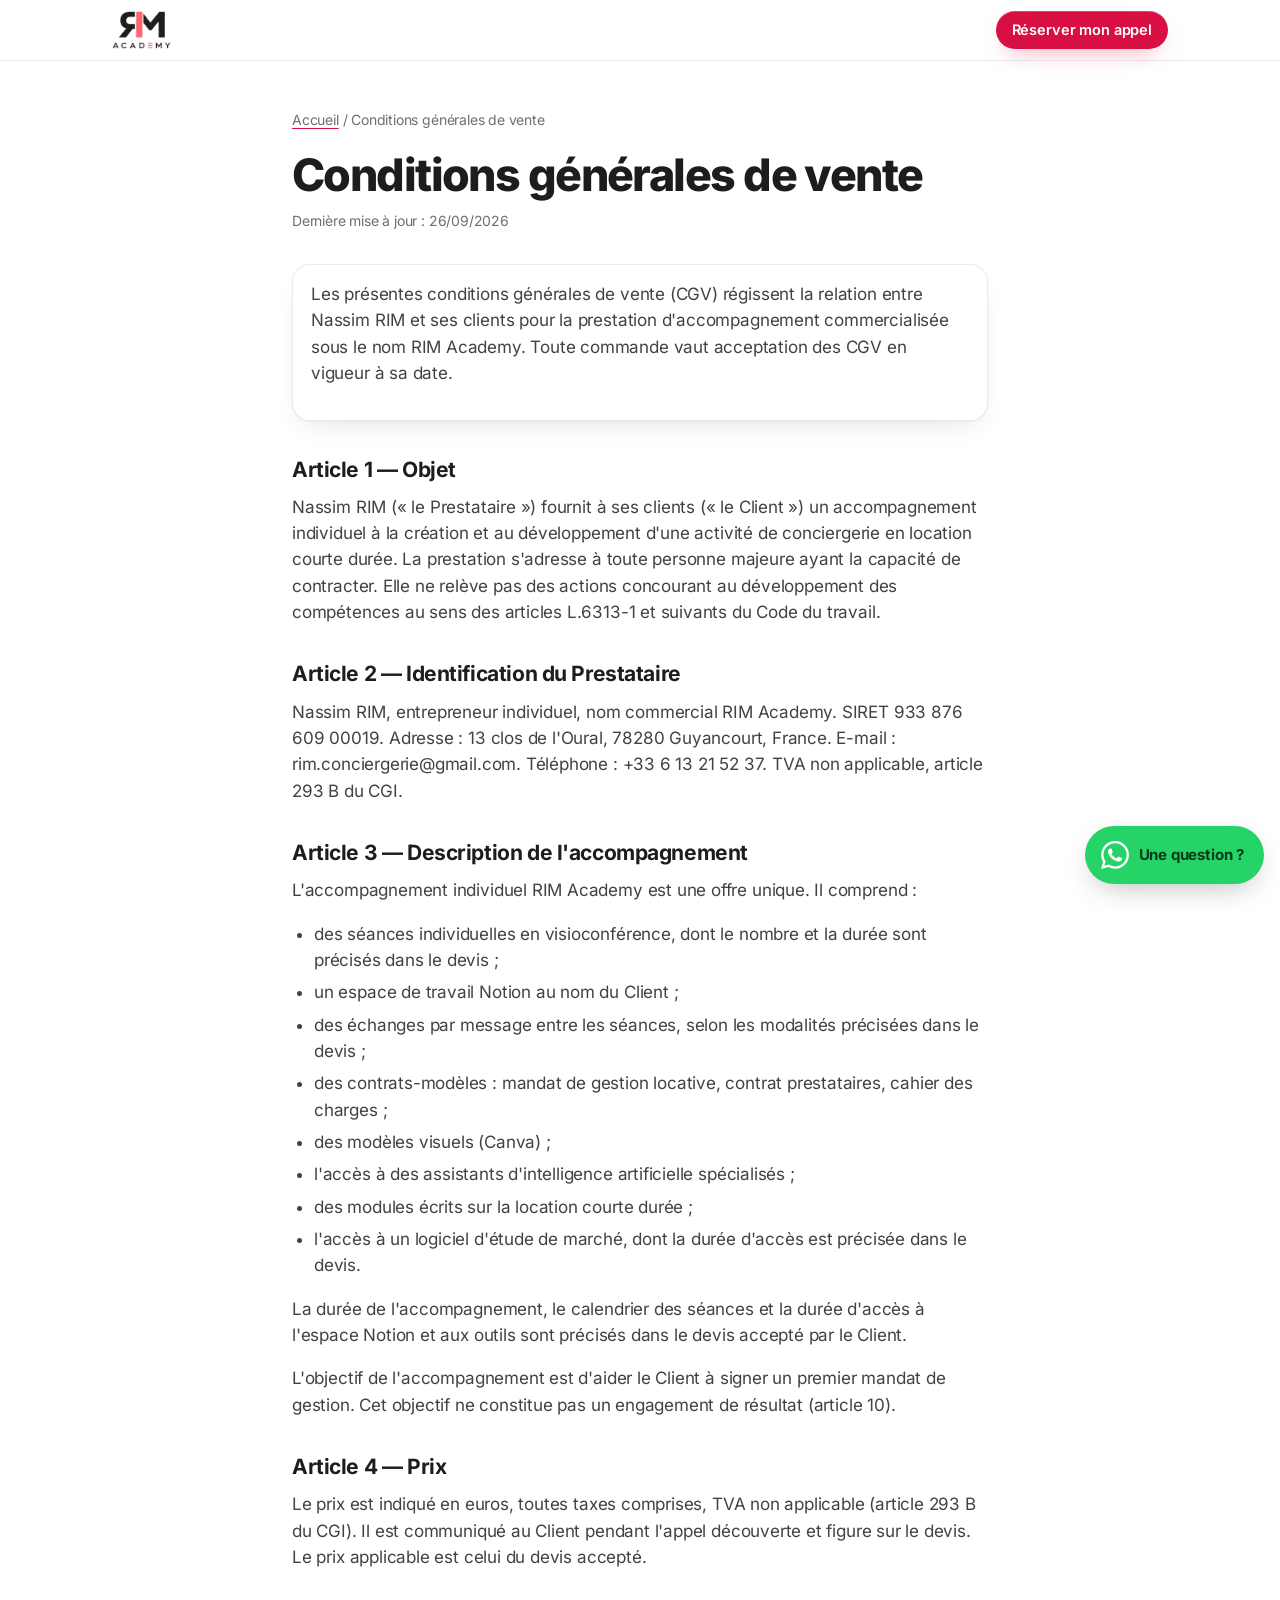
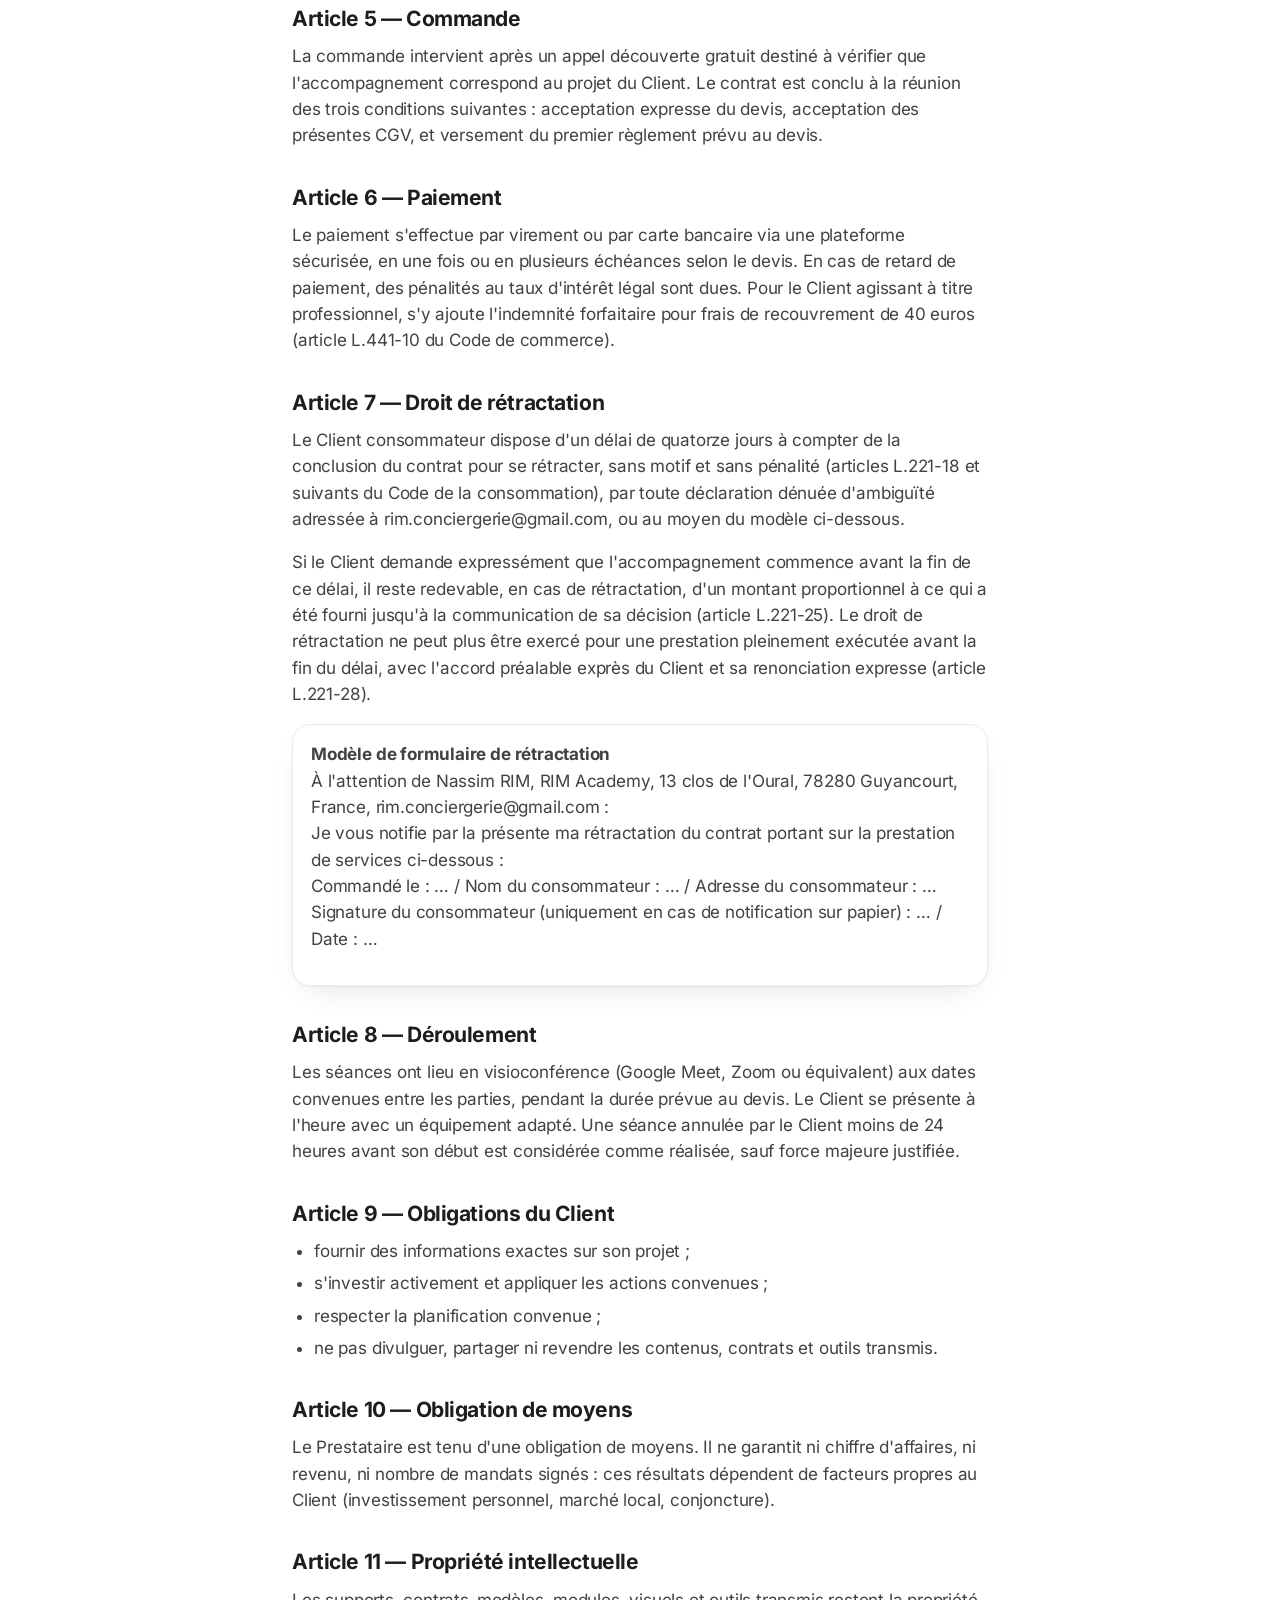
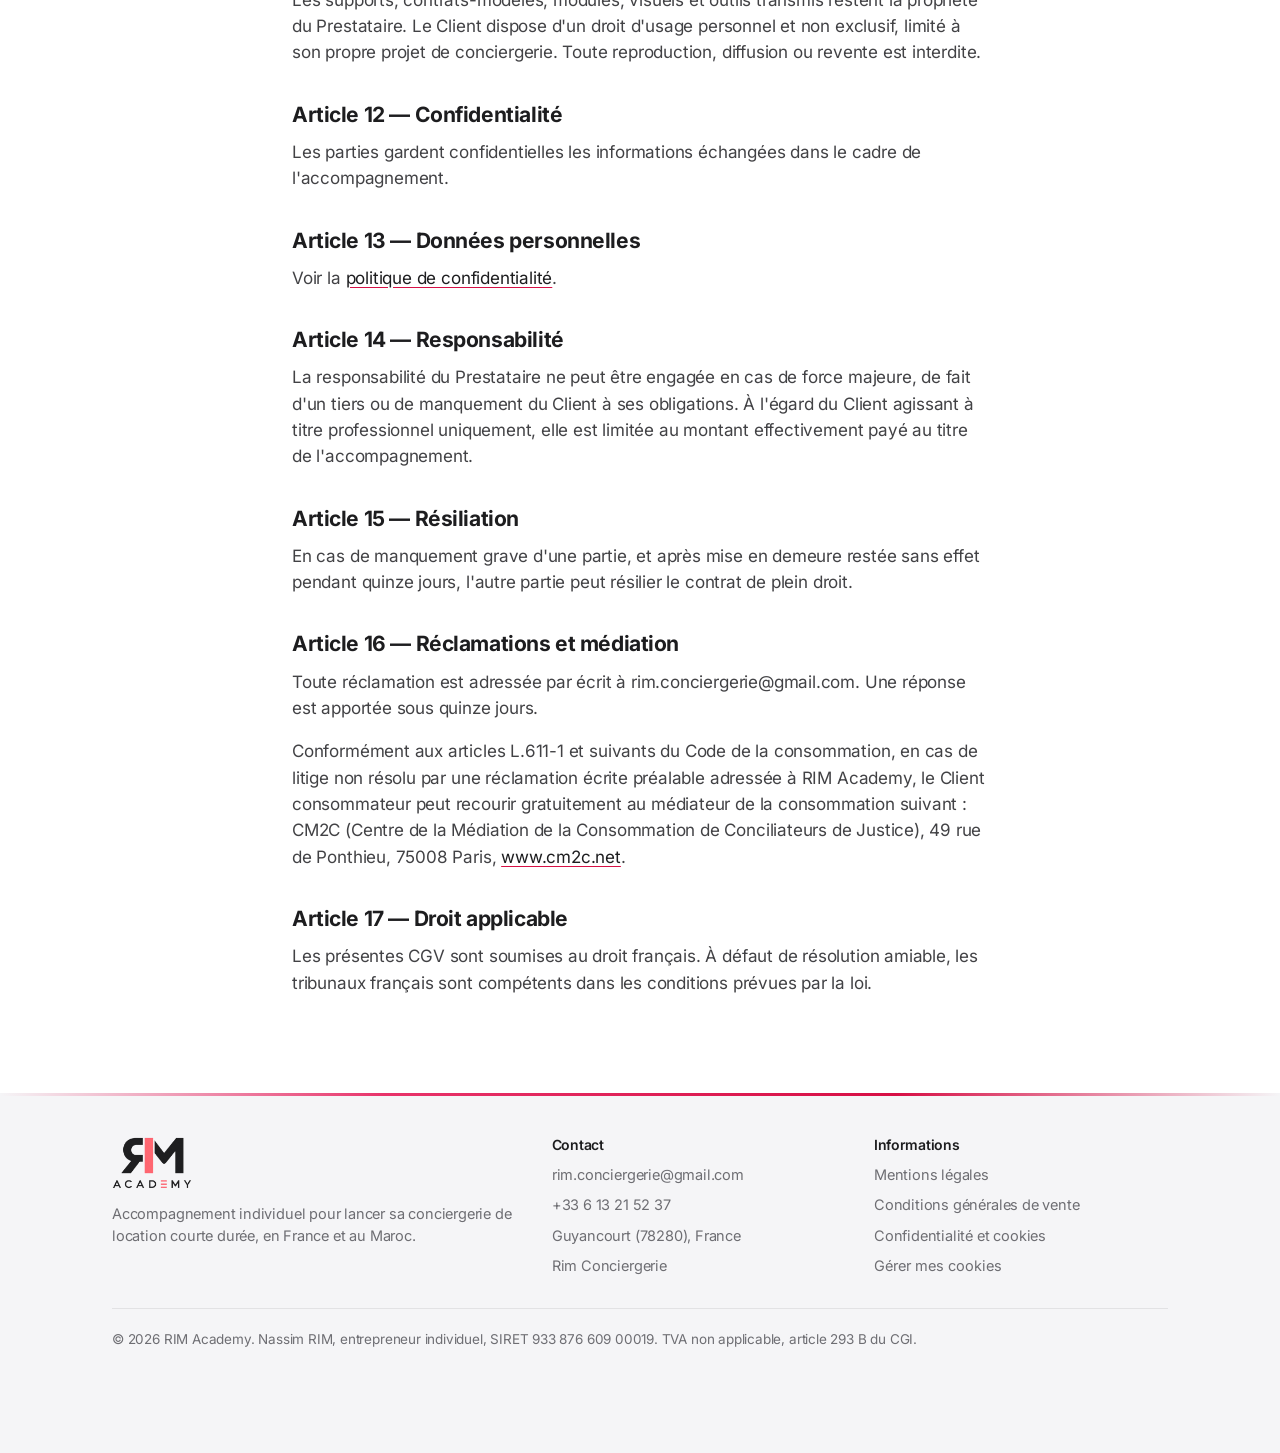
<file: cgv/index.html>
<!DOCTYPE html>
<html lang="fr">
<head>
<meta charset="utf-8">
<meta name="viewport" content="width=device-width, initial-scale=1, viewport-fit=cover">
<title>Conditions générales de vente | RIM Academy</title>
<meta name="description" content="Conditions générales de vente de l'accompagnement individuel RIM Academy : prestation, prix, rétractation, médiation.">
<meta name="robots" content="index, follow, max-image-preview:large">
<link rel="canonical" href="https://www.rim-academy.fr/cgv/">
<meta name="referrer" content="strict-origin-when-cross-origin">
<meta name="theme-color" content="#ffffff">
<meta name="author" content="Nassim RIM">
<meta property="og:type" content="website">
<meta property="og:site_name" content="RIM Academy">
<meta property="og:locale" content="fr_FR">
<meta property="og:url" content="https://www.rim-academy.fr/cgv/">
<meta property="og:title" content="Conditions générales de vente | RIM Academy">
<meta property="og:description" content="Conditions générales de vente de l'accompagnement individuel RIM Academy : prestation, prix, rétractation, médiation.">
<meta property="og:image" content="https://www.rim-academy.fr/og-image.jpg">
<meta property="og:image:width" content="1200">
<meta property="og:image:height" content="630">
<meta property="og:image:alt" content="RIM Academy, accompagnement individuel pour lancer sa conciergerie, par Nassim RIM">
<meta name="twitter:card" content="summary_large_image">
<meta name="twitter:title" content="Conditions générales de vente | RIM Academy">
<meta name="twitter:description" content="Conditions générales de vente de l'accompagnement individuel RIM Academy : prestation, prix, rétractation, médiation.">
<meta name="twitter:image" content="https://www.rim-academy.fr/og-image.jpg">
<link rel="icon" href="/favicon-96.png" type="image/png" sizes="96x96">
<link rel="icon" href="/favicon-48.png" type="image/png" sizes="48x48">
<link rel="apple-touch-icon" href="/apple-touch-icon.png" sizes="180x180">
<link rel="stylesheet" href="/assets/css/site.css">
<script type="application/ld+json">{"@context":"https://schema.org","@graph":[{"@type":"WebPage","@id":"https://www.rim-academy.fr/cgv/#webpage","url":"https://www.rim-academy.fr/cgv/","name":"Conditions générales de vente | RIM Academy","inLanguage":"fr-FR","isPartOf":{"@id":"https://www.rim-academy.fr/#website"}},{"@type":"BreadcrumbList","itemListElement":[{"@type":"ListItem","position":1,"name":"Accueil","item":"https://www.rim-academy.fr/"},{"@type":"ListItem","position":2,"name":"Conditions générales de vente","item":"https://www.rim-academy.fr/cgv/"}]}]}</script>
</head>
<body data-page="legal">
<a class="skip" href="#main">Aller au contenu</a>
<header class="site-head">
  <div class="wrap">
    <a class="brand" href="/" aria-label="RIM Academy, accueil"><picture><source srcset="/logo-rim-academy-dark-300.webp" type="image/webp"><img src="/logo-rim-academy-dark.png" alt="RIM Academy" width="560" height="363"></picture></a>
    <a href="/reserver/" class="btn btn-primary btn-sm">Réserver mon appel</a>
  </div>
</header>

<main id="main" class="legal">
  <div class="narrow">
    <nav aria-label="Fil d'Ariane" style="font-size:14px;color:var(--faint);margin-bottom:18px"><a href="/" style="color:var(--muted)">Accueil</a> / Conditions générales de vente</nav>
    <h1>Conditions générales de vente</h1>
    <p class="upd">Dernière mise à jour : 26/09/2026</p>

    <div class="box"><p>Les présentes conditions générales de vente (CGV) régissent la relation entre Nassim RIM et ses clients pour la prestation d'accompagnement commercialisée sous le nom RIM Academy. Toute commande vaut acceptation des CGV en vigueur à sa date.</p></div>

    <h2>Article 1 — Objet</h2>
    <p>Nassim RIM (« le Prestataire ») fournit à ses clients (« le Client ») un accompagnement individuel à la création et au développement d'une activité de conciergerie en location courte durée. La prestation s'adresse à toute personne majeure ayant la capacité de contracter. Elle ne relève pas des actions concourant au développement des compétences au sens des articles L.6313-1 et suivants du Code du travail.</p>

    <h2>Article 2 — Identification du Prestataire</h2>
    <p>Nassim RIM, entrepreneur individuel, nom commercial RIM Academy. SIRET 933 876 609 00019. Adresse : 13 clos de l'Oural, 78280 Guyancourt, France. E-mail : rim.conciergerie@gmail.com. Téléphone : +33 6 13 21 52 37. TVA non applicable, article 293 B du CGI.</p>

    <h2>Article 3 — Description de l'accompagnement</h2>
    <p>L'accompagnement individuel RIM Academy est une offre unique. Il comprend :</p>
    <ul>
      <li>des séances individuelles en visioconférence, dont le nombre et la durée sont précisés dans le devis ;</li>
      <li>un espace de travail Notion au nom du Client ;</li>
      <li>des échanges par message entre les séances, selon les modalités précisées dans le devis ;</li>
      <li>des contrats-modèles : mandat de gestion locative, contrat prestataires, cahier des charges ;</li>
      <li>des modèles visuels (Canva) ;</li>
      <li>l'accès à des assistants d'intelligence artificielle spécialisés ;</li>
      <li>des modules écrits sur la location courte durée ;</li>
      <li>l'accès à un logiciel d'étude de marché, dont la durée d'accès est précisée dans le devis.</li>
    </ul>
    <p>La durée de l'accompagnement, le calendrier des séances et la durée d'accès à l'espace Notion et aux outils sont précisés dans le devis accepté par le Client.</p>
    <p>L'objectif de l'accompagnement est d'aider le Client à signer un premier mandat de gestion. Cet objectif ne constitue pas un engagement de résultat (article 10).</p>

    <h2>Article 4 — Prix</h2>
    <p>Le prix est indiqué en euros, toutes taxes comprises, TVA non applicable (article 293 B du CGI). Il est communiqué au Client pendant l'appel découverte et figure sur le devis. Le prix applicable est celui du devis accepté.</p>

    <h2>Article 5 — Commande</h2>
    <p>La commande intervient après un appel découverte gratuit destiné à vérifier que l'accompagnement correspond au projet du Client. Le contrat est conclu à la réunion des trois conditions suivantes : acceptation expresse du devis, acceptation des présentes CGV, et versement du premier règlement prévu au devis.</p>

    <h2>Article 6 — Paiement</h2>
    <p>Le paiement s'effectue par virement ou par carte bancaire via une plateforme sécurisée, en une fois ou en plusieurs échéances selon le devis. En cas de retard de paiement, des pénalités au taux d'intérêt légal sont dues. Pour le Client agissant à titre professionnel, s'y ajoute l'indemnité forfaitaire pour frais de recouvrement de 40 euros (article L.441-10 du Code de commerce).</p>

    <h2>Article 7 — Droit de rétractation</h2>
    <p>Le Client consommateur dispose d'un délai de quatorze jours à compter de la conclusion du contrat pour se rétracter, sans motif et sans pénalité (articles L.221-18 et suivants du Code de la consommation), par toute déclaration dénuée d'ambiguïté adressée à rim.conciergerie@gmail.com, ou au moyen du modèle ci-dessous.</p>
    <p>Si le Client demande expressément que l'accompagnement commence avant la fin de ce délai, il reste redevable, en cas de rétractation, d'un montant proportionnel à ce qui a été fourni jusqu'à la communication de sa décision (article L.221-25). Le droit de rétractation ne peut plus être exercé pour une prestation pleinement exécutée avant la fin du délai, avec l'accord préalable exprès du Client et sa renonciation expresse (article L.221-28).</p>
    <div class="box"><p><strong>Modèle de formulaire de rétractation</strong><br>
    À l'attention de Nassim RIM, RIM Academy, 13 clos de l'Oural, 78280 Guyancourt, France, rim.conciergerie@gmail.com :<br>
    Je vous notifie par la présente ma rétractation du contrat portant sur la prestation de services ci-dessous :<br>
    Commandé le : … / Nom du consommateur : … / Adresse du consommateur : …<br>
    Signature du consommateur (uniquement en cas de notification sur papier) : … / Date : …</p></div>

    <h2>Article 8 — Déroulement</h2>
    <p>Les séances ont lieu en visioconférence (Google Meet, Zoom ou équivalent) aux dates convenues entre les parties, pendant la durée prévue au devis. Le Client se présente à l'heure avec un équipement adapté. Une séance annulée par le Client moins de 24 heures avant son début est considérée comme réalisée, sauf force majeure justifiée.</p>

    <h2>Article 9 — Obligations du Client</h2>
    <ul>
      <li>fournir des informations exactes sur son projet ;</li>
      <li>s'investir activement et appliquer les actions convenues ;</li>
      <li>respecter la planification convenue ;</li>
      <li>ne pas divulguer, partager ni revendre les contenus, contrats et outils transmis.</li>
    </ul>

    <h2>Article 10 — Obligation de moyens</h2>
    <p>Le Prestataire est tenu d'une obligation de moyens. Il ne garantit ni chiffre d'affaires, ni revenu, ni nombre de mandats signés : ces résultats dépendent de facteurs propres au Client (investissement personnel, marché local, conjoncture).</p>

    <h2>Article 11 — Propriété intellectuelle</h2>
    <p>Les supports, contrats-modèles, modules, visuels et outils transmis restent la propriété du Prestataire. Le Client dispose d'un droit d'usage personnel et non exclusif, limité à son propre projet de conciergerie. Toute reproduction, diffusion ou revente est interdite.</p>

    <h2>Article 12 — Confidentialité</h2>
    <p>Les parties gardent confidentielles les informations échangées dans le cadre de l'accompagnement.</p>

    <h2>Article 13 — Données personnelles</h2>
    <p>Voir la <a href="/confidentialite/">politique de confidentialité</a>.</p>

    <h2>Article 14 — Responsabilité</h2>
    <p>La responsabilité du Prestataire ne peut être engagée en cas de force majeure, de fait d'un tiers ou de manquement du Client à ses obligations. À l'égard du Client agissant à titre professionnel uniquement, elle est limitée au montant effectivement payé au titre de l'accompagnement.</p>

    <h2>Article 15 — Résiliation</h2>
    <p>En cas de manquement grave d'une partie, et après mise en demeure restée sans effet pendant quinze jours, l'autre partie peut résilier le contrat de plein droit.</p>

    <h2>Article 16 — Réclamations et médiation</h2>
    <p>Toute réclamation est adressée par écrit à rim.conciergerie@gmail.com. Une réponse est apportée sous quinze jours.</p>
    <p>Conformément aux articles L.611-1 et suivants du Code de la consommation, en cas de litige non résolu par une réclamation écrite préalable adressée à RIM Academy, le Client consommateur peut recourir gratuitement au médiateur de la consommation suivant : CM2C (Centre de la Médiation de la Consommation de Conciliateurs de Justice), 49 rue de Ponthieu, 75008 Paris, <a href="https://www.cm2c.net" rel="noopener">www.cm2c.net</a>.</p>

    <h2>Article 17 — Droit applicable</h2>
    <p>Les présentes CGV sont soumises au droit français. À défaut de résolution amiable, les tribunaux français sont compétents dans les conditions prévues par la loi.</p>

  </div>
</main>
<footer class="site-foot">
  <div class="wrap">
    <div class="foot-grid">
      <div>
        <picture><source srcset="/logo-rim-academy-dark-300.webp" type="image/webp"><img src="/logo-rim-academy-dark.png" alt="RIM Academy" width="560" height="363" loading="lazy"></picture>
        <p style="margin-top:14px">Accompagnement individuel pour lancer sa conciergerie de location courte durée, en France et au Maroc.</p>
      </div>
      <div>
        <h2>Contact</h2>
        <ul>
          <li><a href="mailto:rim.conciergerie@gmail.com">rim.conciergerie@gmail.com</a></li>
          <li><a href="tel:+33613215237">+33 6 13 21 52 37</a></li>
          <li>Guyancourt (78280), France</li>
          <li><a href="https://rimconciergerie.fr" rel="noopener">Rim Conciergerie</a></li>
        </ul>
      </div>
      <div>
        <h2>Informations</h2>
        <ul>
          <li><a href="/mentions-legales/">Mentions légales</a></li>
          <li><a href="/cgv/">Conditions générales de vente</a></li>
          <li><a href="/confidentialite/">Confidentialité et cookies</a></li>
          <li><button type="button" class="linklike" data-cookie-open>Gérer mes cookies</button></li>
        </ul>
      </div>
    </div>
    <p class="foot-legal">© 2026 RIM Academy. Nassim RIM, entrepreneur individuel, SIRET 933 876 609 00019. TVA non applicable, article 293 B du CGI.</p>
  </div>
</footer>
<a class="wa" href="https://wa.me/33613215237?text=Bonjour%20Nassim%2C%20je%20viens%20du%20site%20RIM%20Academy." target="_blank" rel="noopener" aria-label="Écrire à Nassim sur WhatsApp" data-wa>
  <svg viewBox="0 0 24 24" aria-hidden="true"><path fill="currentColor" d="M17.472 14.382c-.297-.149-1.758-.867-2.03-.967-.273-.099-.471-.148-.67.15-.197.297-.767.966-.94 1.164-.173.199-.347.223-.644.075-.297-.15-1.255-.463-2.39-1.475-.883-.788-1.48-1.761-1.653-2.059-.173-.297-.018-.458.13-.606.134-.133.298-.347.446-.52.149-.174.198-.298.298-.497.099-.198.05-.371-.025-.52-.075-.149-.669-1.612-.916-2.207-.242-.579-.487-.5-.669-.51-.173-.008-.371-.01-.57-.01-.198 0-.52.074-.792.372-.272.297-1.04 1.016-1.04 2.479 0 1.462 1.065 2.875 1.213 3.074.149.198 2.096 3.2 5.077 4.487.709.306 1.262.489 1.694.625.712.227 1.36.195 1.871.118.571-.085 1.758-.719 2.006-1.413.248-.694.248-1.289.173-1.413-.074-.124-.272-.198-.57-.347m-5.421 7.403h-.004a9.87 9.87 0 01-5.031-1.378l-.361-.214-3.741.982.998-3.648-.235-.374a9.86 9.86 0 01-1.51-5.26c.001-5.45 4.436-9.884 9.888-9.884 2.64 0 5.122 1.03 6.988 2.898a9.825 9.825 0 012.893 6.994c-.003 5.45-4.437 9.884-9.885 9.884m8.413-18.297A11.815 11.815 0 0012.05 0C5.495 0 .16 5.335.157 11.892c0 2.096.547 4.142 1.588 5.945L.057 24l6.305-1.654a11.882 11.882 0 005.683 1.448h.005c6.554 0 11.89-5.335 11.893-11.893a11.821 11.821 0 00-3.48-8.413Z"/></svg>
  <span>Une question ?</span>
</a>


<div id="cookie" class="cookie" role="region" aria-label="Choix des cookies" hidden>
  <p>J'utilise des cookies de mesure d'audience (Google Analytics) et de publicité (Meta) pour savoir d'où viennent les visiteurs et améliorer ce site. Rien n'est déposé sans ton accord. <a href="/confidentialite/#cookies">En savoir plus</a></p>
  <div id="ck-prefs" class="cookie-prefs" hidden>
    <label><input type="checkbox" id="ck-analytics"><span>Mesure d'audience (Google Analytics)</span></label>
    <label><input type="checkbox" id="ck-ads"><span>Publicité et mesure des campagnes (Meta)</span></label>
  </div>
  <div class="cookie-row">
    <button type="button" class="btn-choice" id="ck-refuse">Tout refuser</button>
    <button type="button" class="btn-choice" id="ck-accept">Tout accepter</button>
  </div>
  <button type="button" class="btn-choice" id="ck-save" hidden style="width:100%;margin-top:10px">Enregistrer mes choix</button>
  <button type="button" class="linklike" id="ck-custom">Personnaliser</button>
</div>

<script src="/assets/js/site.js" defer></script>
</body>
</html>
</file>
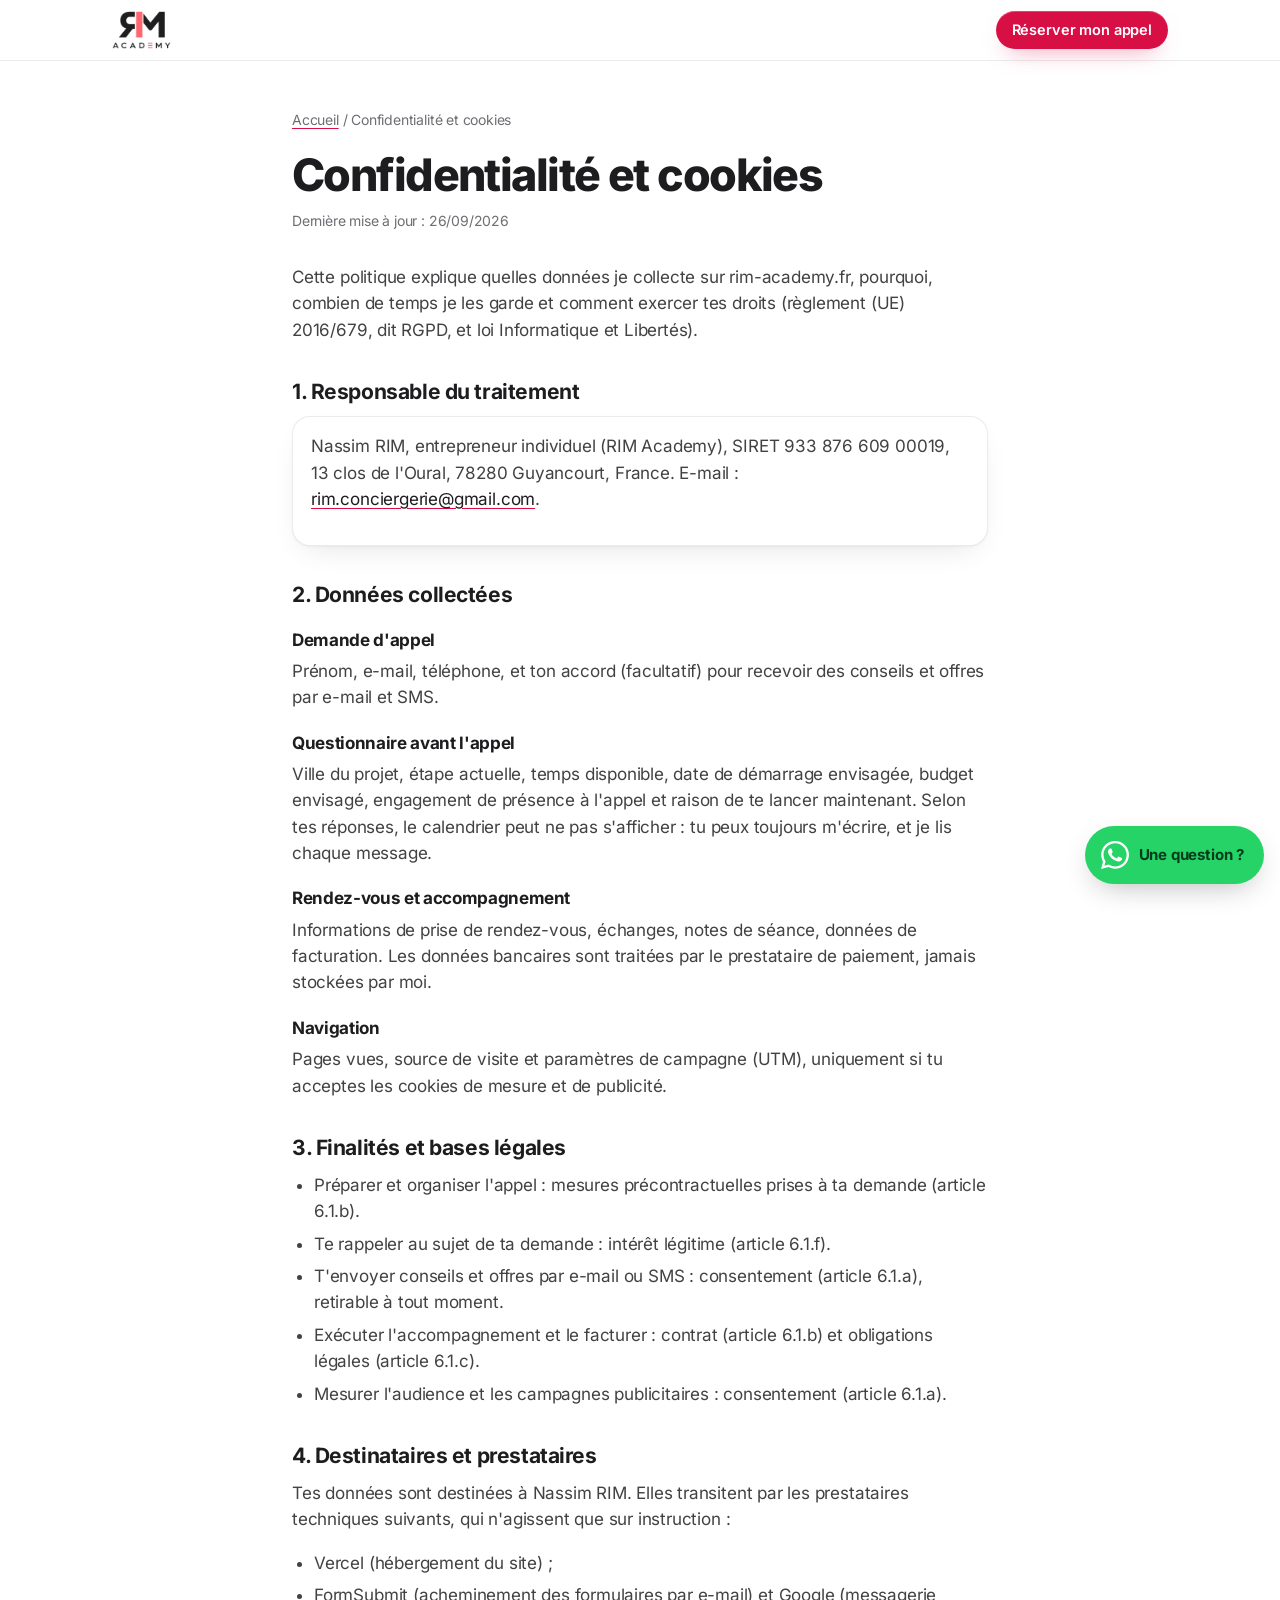
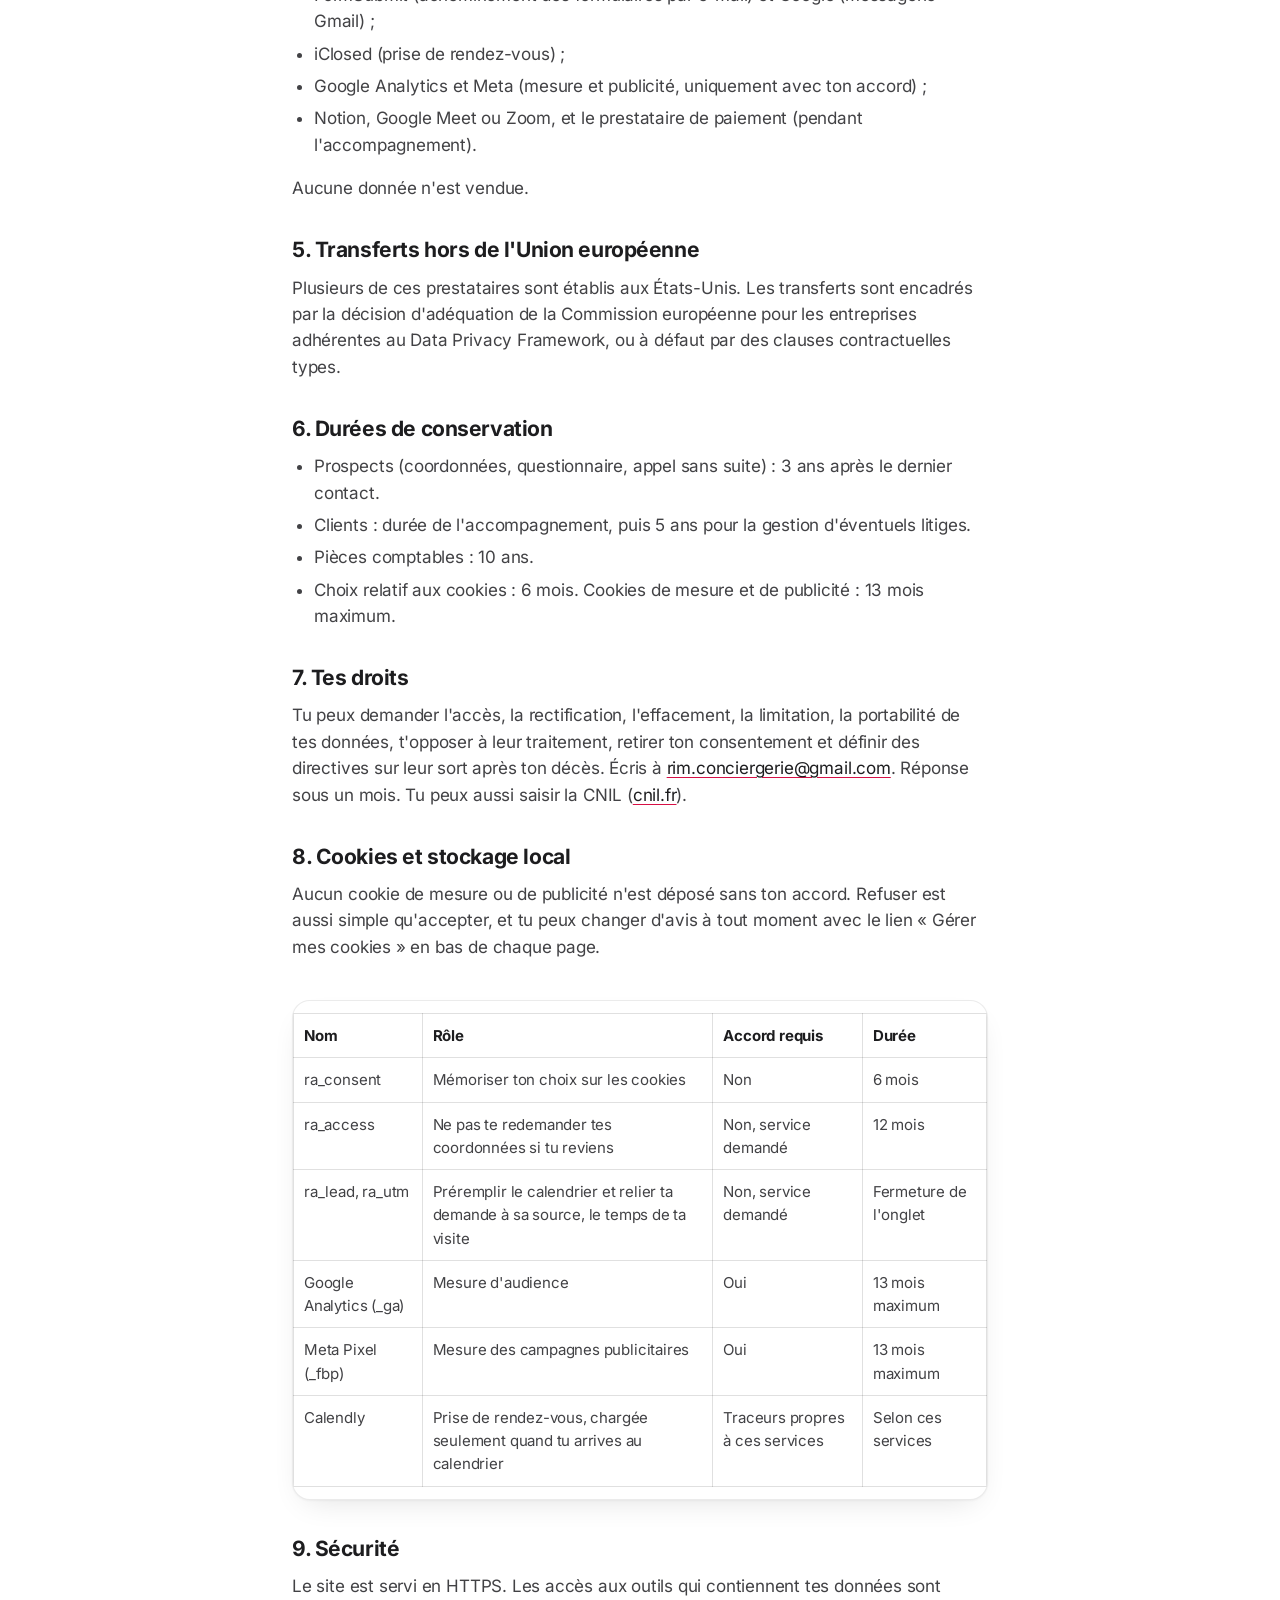
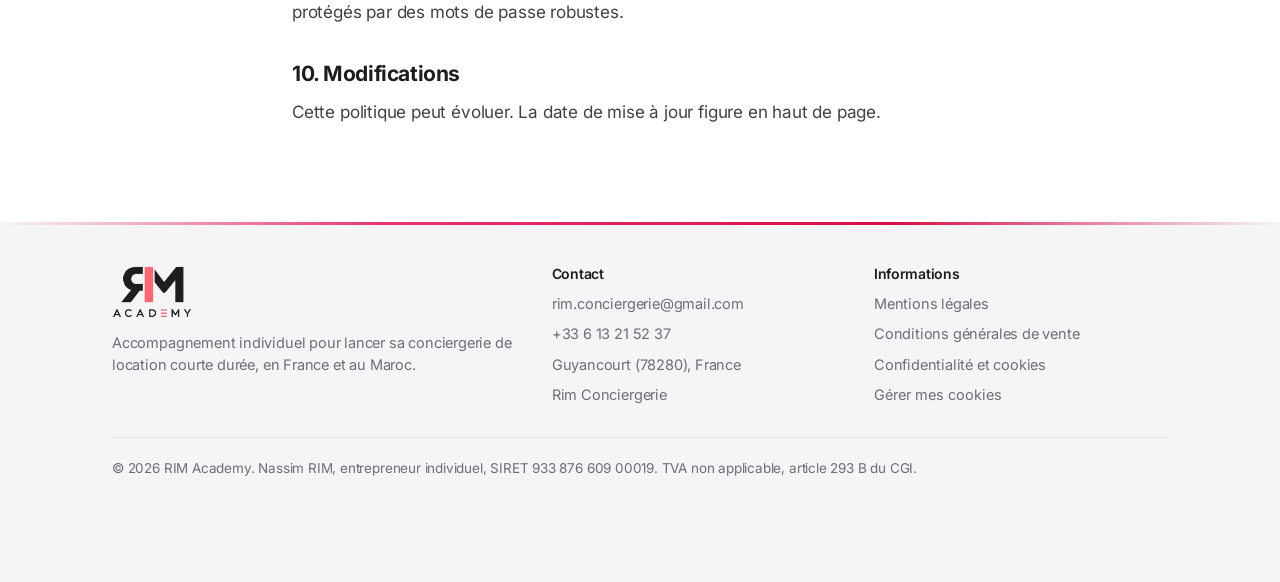
<file: confidentialite/index.html>
<!DOCTYPE html>
<html lang="fr">
<head>
<meta charset="utf-8">
<meta name="viewport" content="width=device-width, initial-scale=1, viewport-fit=cover">
<title>Confidentialité et cookies | RIM Academy</title>
<meta name="description" content="Politique de confidentialité et cookies de rim-academy.fr : données collectées, finalités, durées, droits.">
<meta name="robots" content="index, follow, max-image-preview:large">
<link rel="canonical" href="https://www.rim-academy.fr/confidentialite/">
<meta name="referrer" content="strict-origin-when-cross-origin">
<meta name="theme-color" content="#ffffff">
<meta name="author" content="Nassim RIM">
<meta property="og:type" content="website">
<meta property="og:site_name" content="RIM Academy">
<meta property="og:locale" content="fr_FR">
<meta property="og:url" content="https://www.rim-academy.fr/confidentialite/">
<meta property="og:title" content="Confidentialité et cookies | RIM Academy">
<meta property="og:description" content="Politique de confidentialité et cookies de rim-academy.fr : données collectées, finalités, durées, droits.">
<meta property="og:image" content="https://www.rim-academy.fr/og-image.jpg">
<meta property="og:image:width" content="1200">
<meta property="og:image:height" content="630">
<meta property="og:image:alt" content="RIM Academy, accompagnement individuel pour lancer sa conciergerie, par Nassim RIM">
<meta name="twitter:card" content="summary_large_image">
<meta name="twitter:title" content="Confidentialité et cookies | RIM Academy">
<meta name="twitter:description" content="Politique de confidentialité et cookies de rim-academy.fr : données collectées, finalités, durées, droits.">
<meta name="twitter:image" content="https://www.rim-academy.fr/og-image.jpg">
<link rel="icon" href="/favicon-96.png" type="image/png" sizes="96x96">
<link rel="icon" href="/favicon-48.png" type="image/png" sizes="48x48">
<link rel="apple-touch-icon" href="/apple-touch-icon.png" sizes="180x180">
<link rel="stylesheet" href="/assets/css/site.css">
<script type="application/ld+json">{"@context":"https://schema.org","@graph":[{"@type":"WebPage","@id":"https://www.rim-academy.fr/confidentialite/#webpage","url":"https://www.rim-academy.fr/confidentialite/","name":"Confidentialité et cookies | RIM Academy","inLanguage":"fr-FR","isPartOf":{"@id":"https://www.rim-academy.fr/#website"}},{"@type":"BreadcrumbList","itemListElement":[{"@type":"ListItem","position":1,"name":"Accueil","item":"https://www.rim-academy.fr/"},{"@type":"ListItem","position":2,"name":"Confidentialité et cookies","item":"https://www.rim-academy.fr/confidentialite/"}]}]}</script>
</head>
<body data-page="legal">
<a class="skip" href="#main">Aller au contenu</a>
<header class="site-head">
  <div class="wrap">
    <a class="brand" href="/" aria-label="RIM Academy, accueil"><picture><source srcset="/logo-rim-academy-dark-300.webp" type="image/webp"><img src="/logo-rim-academy-dark.png" alt="RIM Academy" width="560" height="363"></picture></a>
    <a href="/reserver/" class="btn btn-primary btn-sm">Réserver mon appel</a>
  </div>
</header>

<main id="main" class="legal">
  <div class="narrow">
    <nav aria-label="Fil d'Ariane" style="font-size:14px;color:var(--faint);margin-bottom:18px"><a href="/" style="color:var(--muted)">Accueil</a> / Confidentialité et cookies</nav>
    <h1>Confidentialité et cookies</h1>
    <p class="upd">Dernière mise à jour : 26/09/2026</p>

    <p>Cette politique explique quelles données je collecte sur rim-academy.fr, pourquoi, combien de temps je les garde et comment exercer tes droits (règlement (UE) 2016/679, dit RGPD, et loi Informatique et Libertés).</p>

    <h2>1. Responsable du traitement</h2>
    <div class="box"><p>Nassim RIM, entrepreneur individuel (RIM Academy), SIRET 933 876 609 00019, 13 clos de l'Oural, 78280 Guyancourt, France. E-mail : <a href="mailto:rim.conciergerie@gmail.com">rim.conciergerie@gmail.com</a>.</p></div>

    <h2>2. Données collectées</h2>
    <h3>Demande d'appel</h3>
    <p>Prénom, e-mail, téléphone, et ton accord (facultatif) pour recevoir des conseils et offres par e-mail et SMS.</p>
    <h3>Questionnaire avant l'appel</h3>
    <p>Ville du projet, étape actuelle, temps disponible, date de démarrage envisagée, budget envisagé, engagement de présence à l'appel et raison de te lancer maintenant. Selon tes réponses, le calendrier peut ne pas s'afficher : tu peux toujours m'écrire, et je lis chaque message.</p>
    <h3>Rendez-vous et accompagnement</h3>
    <p>Informations de prise de rendez-vous, échanges, notes de séance, données de facturation. Les données bancaires sont traitées par le prestataire de paiement, jamais stockées par moi.</p>
    <h3>Navigation</h3>
    <p>Pages vues, source de visite et paramètres de campagne (UTM), uniquement si tu acceptes les cookies de mesure et de publicité.</p>

    <h2>3. Finalités et bases légales</h2>
    <ul>
      <li>Préparer et organiser l'appel : mesures précontractuelles prises à ta demande (article 6.1.b).</li>
      <li>Te rappeler au sujet de ta demande : intérêt légitime (article 6.1.f).</li>
      <li>T'envoyer conseils et offres par e-mail ou SMS : consentement (article 6.1.a), retirable à tout moment.</li>
      <li>Exécuter l'accompagnement et le facturer : contrat (article 6.1.b) et obligations légales (article 6.1.c).</li>
      <li>Mesurer l'audience et les campagnes publicitaires : consentement (article 6.1.a).</li>
    </ul>

    <h2>4. Destinataires et prestataires</h2>
    <p>Tes données sont destinées à Nassim RIM. Elles transitent par les prestataires techniques suivants, qui n'agissent que sur instruction :</p>
    <ul>
      <li>Vercel (hébergement du site) ;</li>
      <li>FormSubmit (acheminement des formulaires par e-mail) et Google (messagerie Gmail) ;</li>
      <li>iClosed (prise de rendez-vous) ;</li>
      <li>Google Analytics et Meta (mesure et publicité, uniquement avec ton accord) ;</li>
      <li>Notion, Google Meet ou Zoom, et le prestataire de paiement (pendant l'accompagnement).</li>
    </ul>
    <p>Aucune donnée n'est vendue.</p>

    <h2>5. Transferts hors de l'Union européenne</h2>
    <p>Plusieurs de ces prestataires sont établis aux États-Unis. Les transferts sont encadrés par la décision d'adéquation de la Commission européenne pour les entreprises adhérentes au Data Privacy Framework, ou à défaut par des clauses contractuelles types.</p>

    <h2>6. Durées de conservation</h2>
    <ul>
      <li>Prospects (coordonnées, questionnaire, appel sans suite) : 3 ans après le dernier contact.</li>
      <li>Clients : durée de l'accompagnement, puis 5 ans pour la gestion d'éventuels litiges.</li>
      <li>Pièces comptables : 10 ans.</li>
      <li>Choix relatif aux cookies : 6 mois. Cookies de mesure et de publicité : 13 mois maximum.</li>
    </ul>

    <h2>7. Tes droits</h2>
    <p>Tu peux demander l'accès, la rectification, l'effacement, la limitation, la portabilité de tes données, t'opposer à leur traitement, retirer ton consentement et définir des directives sur leur sort après ton décès. Écris à <a href="mailto:rim.conciergerie@gmail.com">rim.conciergerie@gmail.com</a>. Réponse sous un mois. Tu peux aussi saisir la CNIL (<a href="https://www.cnil.fr" rel="noopener">cnil.fr</a>).</p>

    <h2 id="cookies">8. Cookies et stockage local</h2>
    <p>Aucun cookie de mesure ou de publicité n'est déposé sans ton accord. Refuser est aussi simple qu'accepter, et tu peux changer d'avis à tout moment avec le lien « Gérer mes cookies » en bas de chaque page.</p>
    <div class="table-wrap" tabindex="0" role="region" aria-label="Tableau des traceurs">
    <table>
      <thead><tr><th scope="col">Nom</th><th scope="col">Rôle</th><th scope="col">Accord requis</th><th scope="col">Durée</th></tr></thead>
      <tbody>
        <tr><td>ra_consent</td><td>Mémoriser ton choix sur les cookies</td><td>Non</td><td>6 mois</td></tr>
        <tr><td>ra_access</td><td>Ne pas te redemander tes coordonnées si tu reviens</td><td>Non, service demandé</td><td>12 mois</td></tr>
        <tr><td>ra_lead, ra_utm</td><td>Préremplir le calendrier et relier ta demande à sa source, le temps de ta visite</td><td>Non, service demandé</td><td>Fermeture de l'onglet</td></tr>
        <tr><td>Google Analytics (_ga)</td><td>Mesure d'audience</td><td>Oui</td><td>13 mois maximum</td></tr>
        <tr><td>Meta Pixel (_fbp)</td><td>Mesure des campagnes publicitaires</td><td>Oui</td><td>13 mois maximum</td></tr>
        <tr><td>Calendly</td><td>Prise de rendez-vous, chargée seulement quand tu arrives au calendrier</td><td>Traceurs propres à ces services</td><td>Selon ces services</td></tr>
      </tbody>
    </table>
    </div>

    <h2>9. Sécurité</h2>
    <p>Le site est servi en HTTPS. Les accès aux outils qui contiennent tes données sont protégés par des mots de passe robustes.</p>

    <h2>10. Modifications</h2>
    <p>Cette politique peut évoluer. La date de mise à jour figure en haut de page.</p>

  </div>
</main>
<footer class="site-foot">
  <div class="wrap">
    <div class="foot-grid">
      <div>
        <picture><source srcset="/logo-rim-academy-dark-300.webp" type="image/webp"><img src="/logo-rim-academy-dark.png" alt="RIM Academy" width="560" height="363" loading="lazy"></picture>
        <p style="margin-top:14px">Accompagnement individuel pour lancer sa conciergerie de location courte durée, en France et au Maroc.</p>
      </div>
      <div>
        <h2>Contact</h2>
        <ul>
          <li><a href="mailto:rim.conciergerie@gmail.com">rim.conciergerie@gmail.com</a></li>
          <li><a href="tel:+33613215237">+33 6 13 21 52 37</a></li>
          <li>Guyancourt (78280), France</li>
          <li><a href="https://rimconciergerie.fr" rel="noopener">Rim Conciergerie</a></li>
        </ul>
      </div>
      <div>
        <h2>Informations</h2>
        <ul>
          <li><a href="/mentions-legales/">Mentions légales</a></li>
          <li><a href="/cgv/">Conditions générales de vente</a></li>
          <li><a href="/confidentialite/">Confidentialité et cookies</a></li>
          <li><button type="button" class="linklike" data-cookie-open>Gérer mes cookies</button></li>
        </ul>
      </div>
    </div>
    <p class="foot-legal">© 2026 RIM Academy. Nassim RIM, entrepreneur individuel, SIRET 933 876 609 00019. TVA non applicable, article 293 B du CGI.</p>
  </div>
</footer>
<a class="wa" href="https://wa.me/33613215237?text=Bonjour%20Nassim%2C%20je%20viens%20du%20site%20RIM%20Academy." target="_blank" rel="noopener" aria-label="Écrire à Nassim sur WhatsApp" data-wa>
  <svg viewBox="0 0 24 24" aria-hidden="true"><path fill="currentColor" d="M17.472 14.382c-.297-.149-1.758-.867-2.03-.967-.273-.099-.471-.148-.67.15-.197.297-.767.966-.94 1.164-.173.199-.347.223-.644.075-.297-.15-1.255-.463-2.39-1.475-.883-.788-1.48-1.761-1.653-2.059-.173-.297-.018-.458.13-.606.134-.133.298-.347.446-.52.149-.174.198-.298.298-.497.099-.198.05-.371-.025-.52-.075-.149-.669-1.612-.916-2.207-.242-.579-.487-.5-.669-.51-.173-.008-.371-.01-.57-.01-.198 0-.52.074-.792.372-.272.297-1.04 1.016-1.04 2.479 0 1.462 1.065 2.875 1.213 3.074.149.198 2.096 3.2 5.077 4.487.709.306 1.262.489 1.694.625.712.227 1.36.195 1.871.118.571-.085 1.758-.719 2.006-1.413.248-.694.248-1.289.173-1.413-.074-.124-.272-.198-.57-.347m-5.421 7.403h-.004a9.87 9.87 0 01-5.031-1.378l-.361-.214-3.741.982.998-3.648-.235-.374a9.86 9.86 0 01-1.51-5.26c.001-5.45 4.436-9.884 9.888-9.884 2.64 0 5.122 1.03 6.988 2.898a9.825 9.825 0 012.893 6.994c-.003 5.45-4.437 9.884-9.885 9.884m8.413-18.297A11.815 11.815 0 0012.05 0C5.495 0 .16 5.335.157 11.892c0 2.096.547 4.142 1.588 5.945L.057 24l6.305-1.654a11.882 11.882 0 005.683 1.448h.005c6.554 0 11.89-5.335 11.893-11.893a11.821 11.821 0 00-3.48-8.413Z"/></svg>
  <span>Une question ?</span>
</a>


<div id="cookie" class="cookie" role="region" aria-label="Choix des cookies" hidden>
  <p>J'utilise des cookies de mesure d'audience (Google Analytics) et de publicité (Meta) pour savoir d'où viennent les visiteurs et améliorer ce site. Rien n'est déposé sans ton accord. <a href="/confidentialite/#cookies">En savoir plus</a></p>
  <div id="ck-prefs" class="cookie-prefs" hidden>
    <label><input type="checkbox" id="ck-analytics"><span>Mesure d'audience (Google Analytics)</span></label>
    <label><input type="checkbox" id="ck-ads"><span>Publicité et mesure des campagnes (Meta)</span></label>
  </div>
  <div class="cookie-row">
    <button type="button" class="btn-choice" id="ck-refuse">Tout refuser</button>
    <button type="button" class="btn-choice" id="ck-accept">Tout accepter</button>
  </div>
  <button type="button" class="btn-choice" id="ck-save" hidden style="width:100%;margin-top:10px">Enregistrer mes choix</button>
  <button type="button" class="linklike" id="ck-custom">Personnaliser</button>
</div>

<script src="/assets/js/site.js" defer></script>
</body>
</html>
</file>
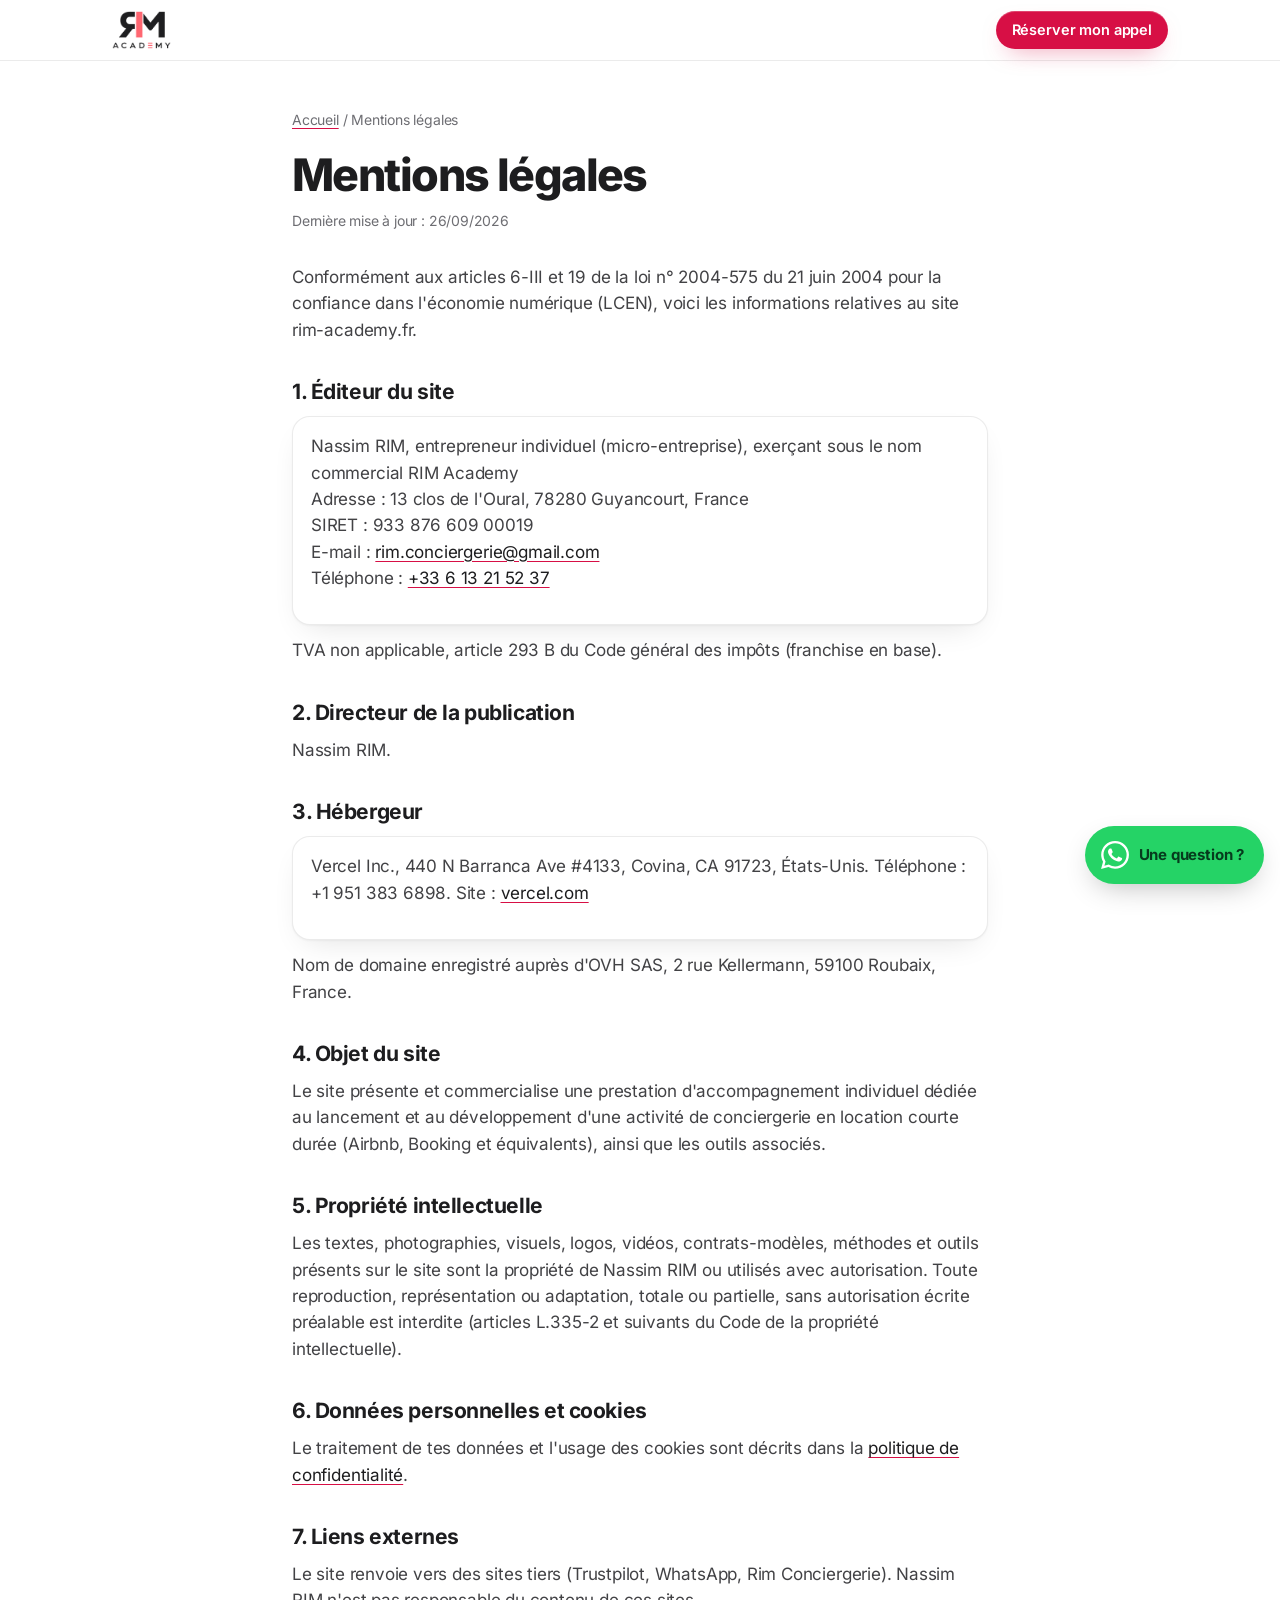
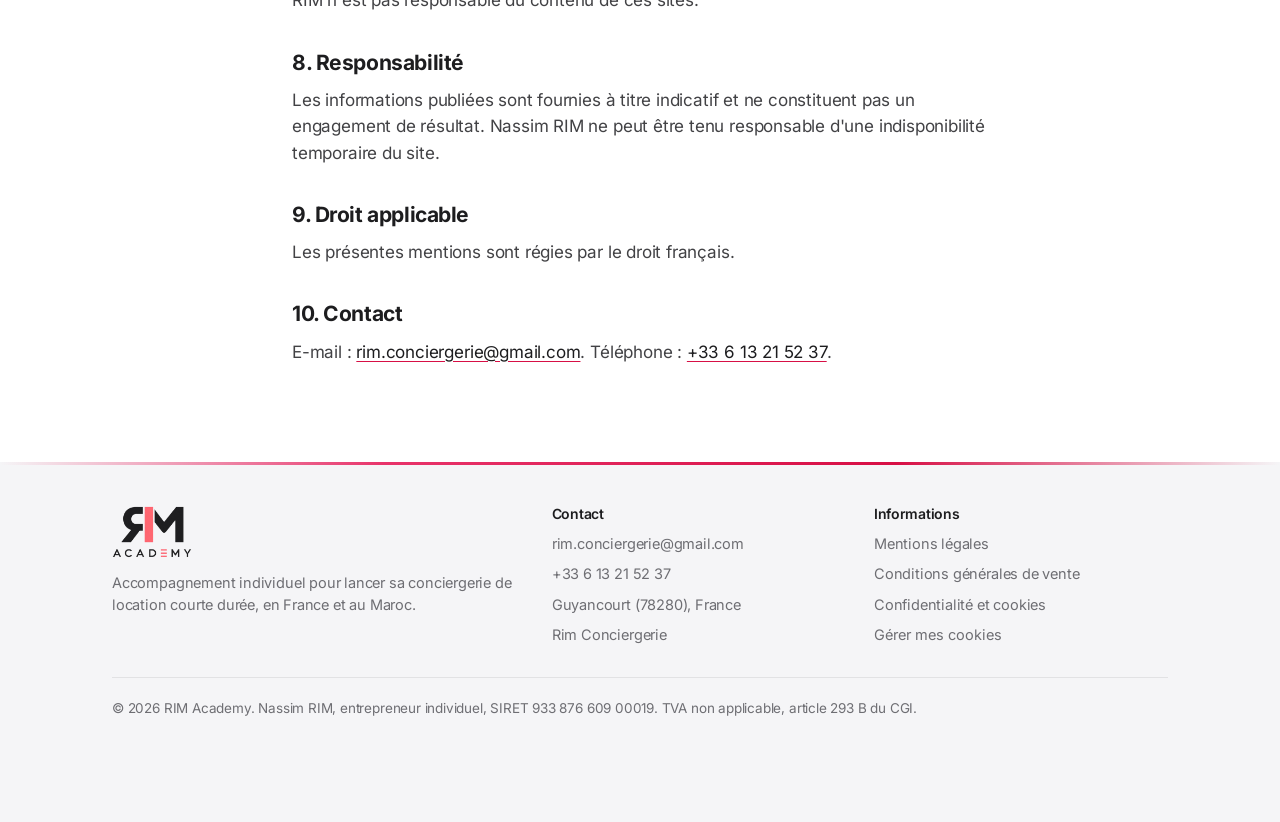
<file: mentions-legales/index.html>
<!DOCTYPE html>
<html lang="fr">
<head>
<meta charset="utf-8">
<meta name="viewport" content="width=device-width, initial-scale=1, viewport-fit=cover">
<title>Mentions légales | RIM Academy</title>
<meta name="description" content="Mentions légales du site rim-academy.fr : éditeur, hébergeur, propriété intellectuelle et contact.">
<meta name="robots" content="index, follow, max-image-preview:large">
<link rel="canonical" href="https://www.rim-academy.fr/mentions-legales/">
<meta name="referrer" content="strict-origin-when-cross-origin">
<meta name="theme-color" content="#ffffff">
<meta name="author" content="Nassim RIM">
<meta property="og:type" content="website">
<meta property="og:site_name" content="RIM Academy">
<meta property="og:locale" content="fr_FR">
<meta property="og:url" content="https://www.rim-academy.fr/mentions-legales/">
<meta property="og:title" content="Mentions légales | RIM Academy">
<meta property="og:description" content="Mentions légales du site rim-academy.fr : éditeur, hébergeur, propriété intellectuelle et contact.">
<meta property="og:image" content="https://www.rim-academy.fr/og-image.jpg">
<meta property="og:image:width" content="1200">
<meta property="og:image:height" content="630">
<meta property="og:image:alt" content="RIM Academy, accompagnement individuel pour lancer sa conciergerie, par Nassim RIM">
<meta name="twitter:card" content="summary_large_image">
<meta name="twitter:title" content="Mentions légales | RIM Academy">
<meta name="twitter:description" content="Mentions légales du site rim-academy.fr : éditeur, hébergeur, propriété intellectuelle et contact.">
<meta name="twitter:image" content="https://www.rim-academy.fr/og-image.jpg">
<link rel="icon" href="/favicon-96.png" type="image/png" sizes="96x96">
<link rel="icon" href="/favicon-48.png" type="image/png" sizes="48x48">
<link rel="apple-touch-icon" href="/apple-touch-icon.png" sizes="180x180">
<link rel="stylesheet" href="/assets/css/site.css">
<script type="application/ld+json">{"@context":"https://schema.org","@graph":[{"@type":"WebPage","@id":"https://www.rim-academy.fr/mentions-legales/#webpage","url":"https://www.rim-academy.fr/mentions-legales/","name":"Mentions légales | RIM Academy","inLanguage":"fr-FR","isPartOf":{"@id":"https://www.rim-academy.fr/#website"}},{"@type":"BreadcrumbList","itemListElement":[{"@type":"ListItem","position":1,"name":"Accueil","item":"https://www.rim-academy.fr/"},{"@type":"ListItem","position":2,"name":"Mentions légales","item":"https://www.rim-academy.fr/mentions-legales/"}]}]}</script>
</head>
<body data-page="legal">
<a class="skip" href="#main">Aller au contenu</a>
<header class="site-head">
  <div class="wrap">
    <a class="brand" href="/" aria-label="RIM Academy, accueil"><picture><source srcset="/logo-rim-academy-dark-300.webp" type="image/webp"><img src="/logo-rim-academy-dark.png" alt="RIM Academy" width="560" height="363"></picture></a>
    <a href="/reserver/" class="btn btn-primary btn-sm">Réserver mon appel</a>
  </div>
</header>

<main id="main" class="legal">
  <div class="narrow">
    <nav aria-label="Fil d'Ariane" style="font-size:14px;color:var(--faint);margin-bottom:18px"><a href="/" style="color:var(--muted)">Accueil</a> / Mentions légales</nav>
    <h1>Mentions légales</h1>
    <p class="upd">Dernière mise à jour : 26/09/2026</p>

    <p>Conformément aux articles 6-III et 19 de la loi n° 2004-575 du 21 juin 2004 pour la confiance dans l'économie numérique (LCEN), voici les informations relatives au site rim-academy.fr.</p>
    <h2>1. Éditeur du site</h2>
    <div class="box">
      <p>Nassim RIM, entrepreneur individuel (micro-entreprise), exerçant sous le nom commercial RIM Academy<br>
      Adresse : 13 clos de l'Oural, 78280 Guyancourt, France<br>
      SIRET : 933 876 609 00019<br>
      E-mail : <a href="mailto:rim.conciergerie@gmail.com">rim.conciergerie@gmail.com</a><br>
      Téléphone : <a href="tel:+33613215237">+33 6 13 21 52 37</a></p>
    </div>
    <p>TVA non applicable, article 293 B du Code général des impôts (franchise en base).</p>
    <h2>2. Directeur de la publication</h2>
    <p>Nassim RIM.</p>
    <h2>3. Hébergeur</h2>
    <div class="box"><p>Vercel Inc., 440 N Barranca Ave #4133, Covina, CA 91723, États-Unis. Téléphone : +1 951 383 6898. Site : <a href="https://vercel.com" rel="noopener">vercel.com</a></p></div>
    <p>Nom de domaine enregistré auprès d'OVH SAS, 2 rue Kellermann, 59100 Roubaix, France.</p>
    <h2>4. Objet du site</h2>
    <p>Le site présente et commercialise une prestation d'accompagnement individuel dédiée au lancement et au développement d'une activité de conciergerie en location courte durée (Airbnb, Booking et équivalents), ainsi que les outils associés.</p>
    <h2>5. Propriété intellectuelle</h2>
    <p>Les textes, photographies, visuels, logos, vidéos, contrats-modèles, méthodes et outils présents sur le site sont la propriété de Nassim RIM ou utilisés avec autorisation. Toute reproduction, représentation ou adaptation, totale ou partielle, sans autorisation écrite préalable est interdite (articles L.335-2 et suivants du Code de la propriété intellectuelle).</p>
    <h2>6. Données personnelles et cookies</h2>
    <p>Le traitement de tes données et l'usage des cookies sont décrits dans la <a href="/confidentialite/">politique de confidentialité</a>.</p>
    <h2>7. Liens externes</h2>
    <p>Le site renvoie vers des sites tiers (Trustpilot, WhatsApp, Rim Conciergerie). Nassim RIM n'est pas responsable du contenu de ces sites.</p>
    <h2>8. Responsabilité</h2>
    <p>Les informations publiées sont fournies à titre indicatif et ne constituent pas un engagement de résultat. Nassim RIM ne peut être tenu responsable d'une indisponibilité temporaire du site.</p>
    <h2>9. Droit applicable</h2>
    <p>Les présentes mentions sont régies par le droit français.</p>
    <h2 id="contact">10. Contact</h2>
    <p>E-mail : <a href="mailto:rim.conciergerie@gmail.com">rim.conciergerie@gmail.com</a>. Téléphone : <a href="tel:+33613215237">+33 6 13 21 52 37</a>.</p>

  </div>
</main>
<footer class="site-foot">
  <div class="wrap">
    <div class="foot-grid">
      <div>
        <picture><source srcset="/logo-rim-academy-dark-300.webp" type="image/webp"><img src="/logo-rim-academy-dark.png" alt="RIM Academy" width="560" height="363" loading="lazy"></picture>
        <p style="margin-top:14px">Accompagnement individuel pour lancer sa conciergerie de location courte durée, en France et au Maroc.</p>
      </div>
      <div>
        <h2>Contact</h2>
        <ul>
          <li><a href="mailto:rim.conciergerie@gmail.com">rim.conciergerie@gmail.com</a></li>
          <li><a href="tel:+33613215237">+33 6 13 21 52 37</a></li>
          <li>Guyancourt (78280), France</li>
          <li><a href="https://rimconciergerie.fr" rel="noopener">Rim Conciergerie</a></li>
        </ul>
      </div>
      <div>
        <h2>Informations</h2>
        <ul>
          <li><a href="/mentions-legales/">Mentions légales</a></li>
          <li><a href="/cgv/">Conditions générales de vente</a></li>
          <li><a href="/confidentialite/">Confidentialité et cookies</a></li>
          <li><button type="button" class="linklike" data-cookie-open>Gérer mes cookies</button></li>
        </ul>
      </div>
    </div>
    <p class="foot-legal">© 2026 RIM Academy. Nassim RIM, entrepreneur individuel, SIRET 933 876 609 00019. TVA non applicable, article 293 B du CGI.</p>
  </div>
</footer>
<a class="wa" href="https://wa.me/33613215237?text=Bonjour%20Nassim%2C%20je%20viens%20du%20site%20RIM%20Academy." target="_blank" rel="noopener" aria-label="Écrire à Nassim sur WhatsApp" data-wa>
  <svg viewBox="0 0 24 24" aria-hidden="true"><path fill="currentColor" d="M17.472 14.382c-.297-.149-1.758-.867-2.03-.967-.273-.099-.471-.148-.67.15-.197.297-.767.966-.94 1.164-.173.199-.347.223-.644.075-.297-.15-1.255-.463-2.39-1.475-.883-.788-1.48-1.761-1.653-2.059-.173-.297-.018-.458.13-.606.134-.133.298-.347.446-.52.149-.174.198-.298.298-.497.099-.198.05-.371-.025-.52-.075-.149-.669-1.612-.916-2.207-.242-.579-.487-.5-.669-.51-.173-.008-.371-.01-.57-.01-.198 0-.52.074-.792.372-.272.297-1.04 1.016-1.04 2.479 0 1.462 1.065 2.875 1.213 3.074.149.198 2.096 3.2 5.077 4.487.709.306 1.262.489 1.694.625.712.227 1.36.195 1.871.118.571-.085 1.758-.719 2.006-1.413.248-.694.248-1.289.173-1.413-.074-.124-.272-.198-.57-.347m-5.421 7.403h-.004a9.87 9.87 0 01-5.031-1.378l-.361-.214-3.741.982.998-3.648-.235-.374a9.86 9.86 0 01-1.51-5.26c.001-5.45 4.436-9.884 9.888-9.884 2.64 0 5.122 1.03 6.988 2.898a9.825 9.825 0 012.893 6.994c-.003 5.45-4.437 9.884-9.885 9.884m8.413-18.297A11.815 11.815 0 0012.05 0C5.495 0 .16 5.335.157 11.892c0 2.096.547 4.142 1.588 5.945L.057 24l6.305-1.654a11.882 11.882 0 005.683 1.448h.005c6.554 0 11.89-5.335 11.893-11.893a11.821 11.821 0 00-3.48-8.413Z"/></svg>
  <span>Une question ?</span>
</a>


<div id="cookie" class="cookie" role="region" aria-label="Choix des cookies" hidden>
  <p>J'utilise des cookies de mesure d'audience (Google Analytics) et de publicité (Meta) pour savoir d'où viennent les visiteurs et améliorer ce site. Rien n'est déposé sans ton accord. <a href="/confidentialite/#cookies">En savoir plus</a></p>
  <div id="ck-prefs" class="cookie-prefs" hidden>
    <label><input type="checkbox" id="ck-analytics"><span>Mesure d'audience (Google Analytics)</span></label>
    <label><input type="checkbox" id="ck-ads"><span>Publicité et mesure des campagnes (Meta)</span></label>
  </div>
  <div class="cookie-row">
    <button type="button" class="btn-choice" id="ck-refuse">Tout refuser</button>
    <button type="button" class="btn-choice" id="ck-accept">Tout accepter</button>
  </div>
  <button type="button" class="btn-choice" id="ck-save" hidden style="width:100%;margin-top:10px">Enregistrer mes choix</button>
  <button type="button" class="linklike" id="ck-custom">Personnaliser</button>
</div>

<script src="/assets/js/site.js" defer></script>
</body>
</html>
</file>
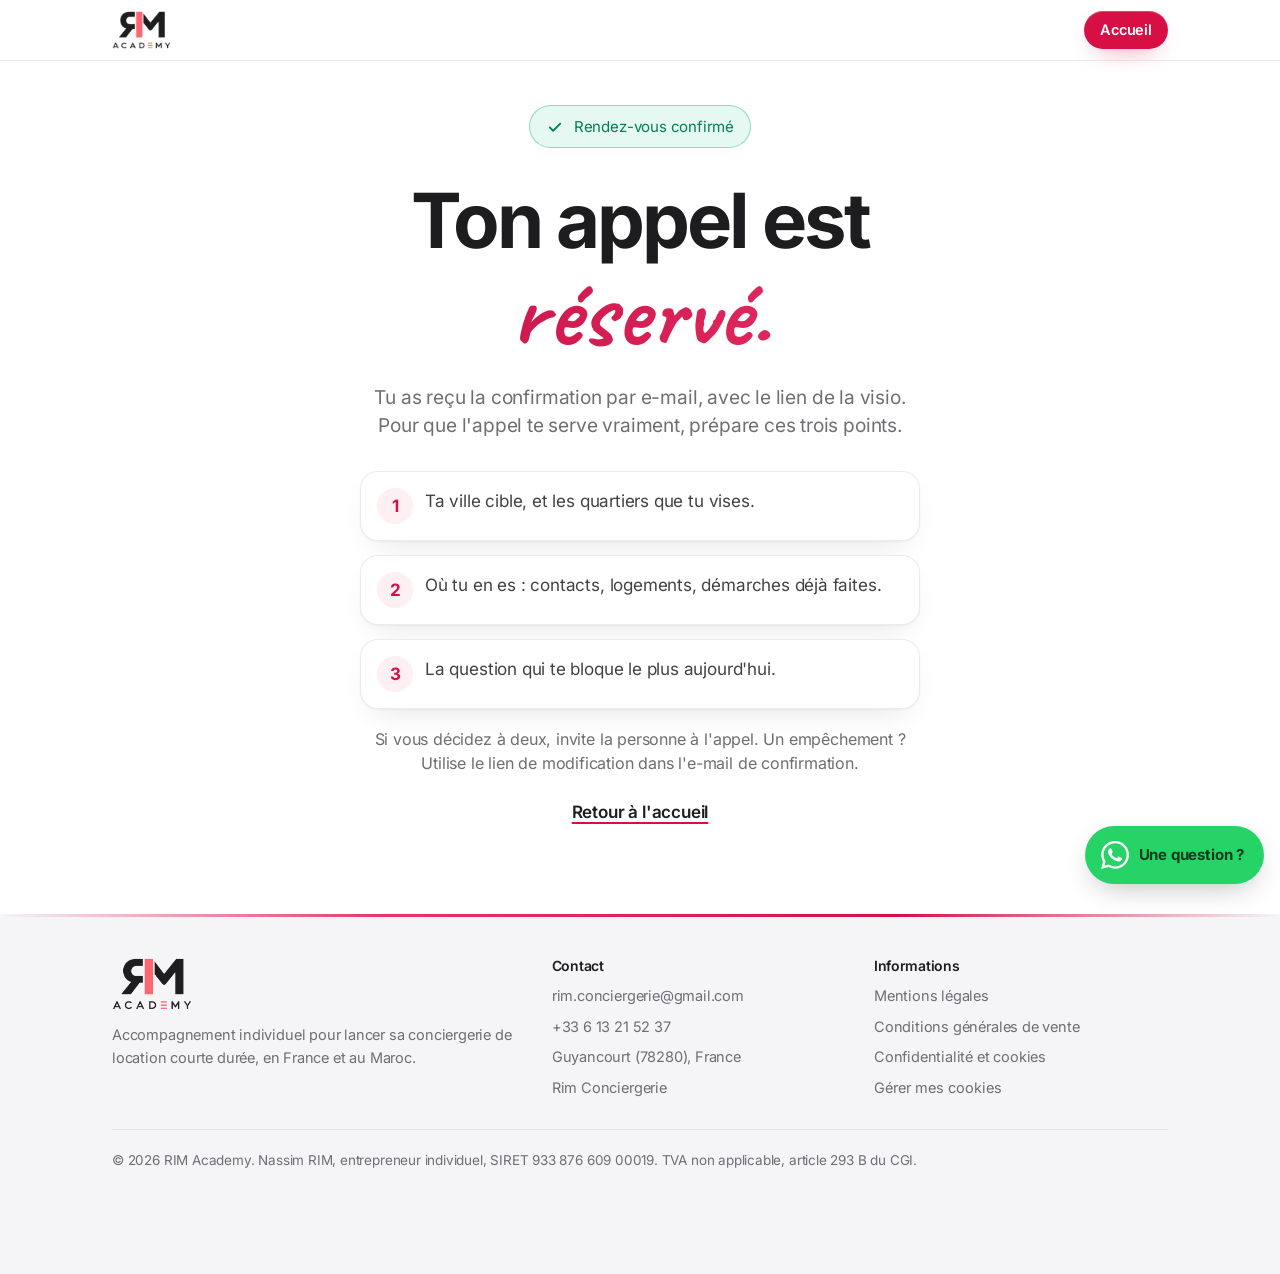
<file: merci/index.html>
<!DOCTYPE html>
<html lang="fr">
<head>
<meta charset="utf-8">
<meta name="viewport" content="width=device-width, initial-scale=1, viewport-fit=cover">
<title>Appel réservé | RIM Academy</title>
<meta name="description" content="Ton appel découverte RIM Academy est réservé.">
<meta name="robots" content="noindex, nofollow">
<link rel="canonical" href="https://www.rim-academy.fr/merci/">
<meta name="referrer" content="strict-origin-when-cross-origin">
<meta name="theme-color" content="#ffffff">
<meta name="author" content="Nassim RIM">
<meta property="og:type" content="website">
<meta property="og:site_name" content="RIM Academy">
<meta property="og:locale" content="fr_FR">
<meta property="og:url" content="https://www.rim-academy.fr/merci/">
<meta property="og:title" content="Appel réservé | RIM Academy">
<meta property="og:description" content="Ton appel découverte RIM Academy est réservé.">
<meta property="og:image" content="https://www.rim-academy.fr/og-image.jpg">
<meta property="og:image:width" content="1200">
<meta property="og:image:height" content="630">
<meta property="og:image:alt" content="RIM Academy, accompagnement individuel pour lancer sa conciergerie, par Nassim RIM">
<meta name="twitter:card" content="summary_large_image">
<meta name="twitter:title" content="Appel réservé | RIM Academy">
<meta name="twitter:description" content="Ton appel découverte RIM Academy est réservé.">
<meta name="twitter:image" content="https://www.rim-academy.fr/og-image.jpg">
<link rel="icon" href="/favicon-96.png" type="image/png" sizes="96x96">
<link rel="icon" href="/favicon-48.png" type="image/png" sizes="48x48">
<link rel="apple-touch-icon" href="/apple-touch-icon.png" sizes="180x180">
<link rel="stylesheet" href="/assets/css/site.css">
</head>
<body data-page="merci">
<a class="skip" href="#main">Aller au contenu</a>
<header class="site-head">
  <div class="wrap">
    <a class="brand" href="/" aria-label="RIM Academy, accueil"><picture><source srcset="/logo-rim-academy-dark-300.webp" type="image/webp"><img src="/logo-rim-academy-dark.png" alt="RIM Academy" width="560" height="363"></picture></a>
    <a href="/" class="btn btn-primary btn-sm">Accueil</a>
  </div>
</header>

<main id="main">
<section class="hero" aria-labelledby="merci-hello">
  <div class="wrap">
    <p class="unlocked"><svg viewBox="0 0 24 24" fill="none" stroke="currentColor" stroke-width="2.4" stroke-linecap="round" stroke-linejoin="round" aria-hidden="true"><path d="M5 12.5l4.5 4.5L19 7.5"/></svg><span>Rendez-vous confirmé</span></p>
    <h1 class="h1" id="merci-hello">Ton appel est <span class="accent">réservé.</span></h1>
    <p class="hero-sub">Tu as reçu la confirmation par e-mail, avec le lien de la visio. Pour que l'appel te serve vraiment, prépare ces trois points.</p>
    <ol class="todo">
      <li><b>1</b><span>Ta ville cible, et les quartiers que tu vises.</span></li>
      <li><b>2</b><span>Où tu en es : contacts, logements, démarches déjà faites.</span></li>
      <li><b>3</b><span>La question qui te bloque le plus aujourd'hui.</span></li>
    </ol>
    <p class="hero-sub" style="font-size:16px">Si vous décidez à deux, invite la personne à l'appel. Un empêchement ? Utilise le lien de modification dans l'e-mail de confirmation.</p>
    <p style="margin-top:24px"><a class="text-link" href="/">Retour à l'accueil</a></p>
  </div>
</section>
</main>
<footer class="site-foot">
  <div class="wrap">
    <div class="foot-grid">
      <div>
        <picture><source srcset="/logo-rim-academy-dark-300.webp" type="image/webp"><img src="/logo-rim-academy-dark.png" alt="RIM Academy" width="560" height="363" loading="lazy"></picture>
        <p style="margin-top:14px">Accompagnement individuel pour lancer sa conciergerie de location courte durée, en France et au Maroc.</p>
      </div>
      <div>
        <h2>Contact</h2>
        <ul>
          <li><a href="mailto:rim.conciergerie@gmail.com">rim.conciergerie@gmail.com</a></li>
          <li><a href="tel:+33613215237">+33 6 13 21 52 37</a></li>
          <li>Guyancourt (78280), France</li>
          <li><a href="https://rimconciergerie.fr" rel="noopener">Rim Conciergerie</a></li>
        </ul>
      </div>
      <div>
        <h2>Informations</h2>
        <ul>
          <li><a href="/mentions-legales/">Mentions légales</a></li>
          <li><a href="/cgv/">Conditions générales de vente</a></li>
          <li><a href="/confidentialite/">Confidentialité et cookies</a></li>
          <li><button type="button" class="linklike" data-cookie-open>Gérer mes cookies</button></li>
        </ul>
      </div>
    </div>
    <p class="foot-legal">© 2026 RIM Academy. Nassim RIM, entrepreneur individuel, SIRET 933 876 609 00019. TVA non applicable, article 293 B du CGI.</p>
  </div>
</footer>
<a class="wa" href="https://wa.me/33613215237?text=Bonjour%20Nassim%2C%20je%20viens%20du%20site%20RIM%20Academy." target="_blank" rel="noopener" aria-label="Écrire à Nassim sur WhatsApp" data-wa>
  <svg viewBox="0 0 24 24" aria-hidden="true"><path fill="currentColor" d="M17.472 14.382c-.297-.149-1.758-.867-2.03-.967-.273-.099-.471-.148-.67.15-.197.297-.767.966-.94 1.164-.173.199-.347.223-.644.075-.297-.15-1.255-.463-2.39-1.475-.883-.788-1.48-1.761-1.653-2.059-.173-.297-.018-.458.13-.606.134-.133.298-.347.446-.52.149-.174.198-.298.298-.497.099-.198.05-.371-.025-.52-.075-.149-.669-1.612-.916-2.207-.242-.579-.487-.5-.669-.51-.173-.008-.371-.01-.57-.01-.198 0-.52.074-.792.372-.272.297-1.04 1.016-1.04 2.479 0 1.462 1.065 2.875 1.213 3.074.149.198 2.096 3.2 5.077 4.487.709.306 1.262.489 1.694.625.712.227 1.36.195 1.871.118.571-.085 1.758-.719 2.006-1.413.248-.694.248-1.289.173-1.413-.074-.124-.272-.198-.57-.347m-5.421 7.403h-.004a9.87 9.87 0 01-5.031-1.378l-.361-.214-3.741.982.998-3.648-.235-.374a9.86 9.86 0 01-1.51-5.26c.001-5.45 4.436-9.884 9.888-9.884 2.64 0 5.122 1.03 6.988 2.898a9.825 9.825 0 012.893 6.994c-.003 5.45-4.437 9.884-9.885 9.884m8.413-18.297A11.815 11.815 0 0012.05 0C5.495 0 .16 5.335.157 11.892c0 2.096.547 4.142 1.588 5.945L.057 24l6.305-1.654a11.882 11.882 0 005.683 1.448h.005c6.554 0 11.89-5.335 11.893-11.893a11.821 11.821 0 00-3.48-8.413Z"/></svg>
  <span>Une question ?</span>
</a>

<div id="cookie" class="cookie" role="region" aria-label="Choix des cookies" hidden>
  <p>J'utilise des cookies de mesure d'audience (Google Analytics) et de publicité (Meta) pour savoir d'où viennent les visiteurs et améliorer ce site. Rien n'est déposé sans ton accord. <a href="/confidentialite/#cookies">En savoir plus</a></p>
  <div id="ck-prefs" class="cookie-prefs" hidden>
    <label><input type="checkbox" id="ck-analytics"><span>Mesure d'audience (Google Analytics)</span></label>
    <label><input type="checkbox" id="ck-ads"><span>Publicité et mesure des campagnes (Meta)</span></label>
  </div>
  <div class="cookie-row">
    <button type="button" class="btn-choice" id="ck-refuse">Tout refuser</button>
    <button type="button" class="btn-choice" id="ck-accept">Tout accepter</button>
  </div>
  <button type="button" class="btn-choice" id="ck-save" hidden style="width:100%;margin-top:10px">Enregistrer mes choix</button>
  <button type="button" class="linklike" id="ck-custom">Personnaliser</button>
</div>

<script src="/assets/js/site.js" defer></script>
</body>
</html>
</file>
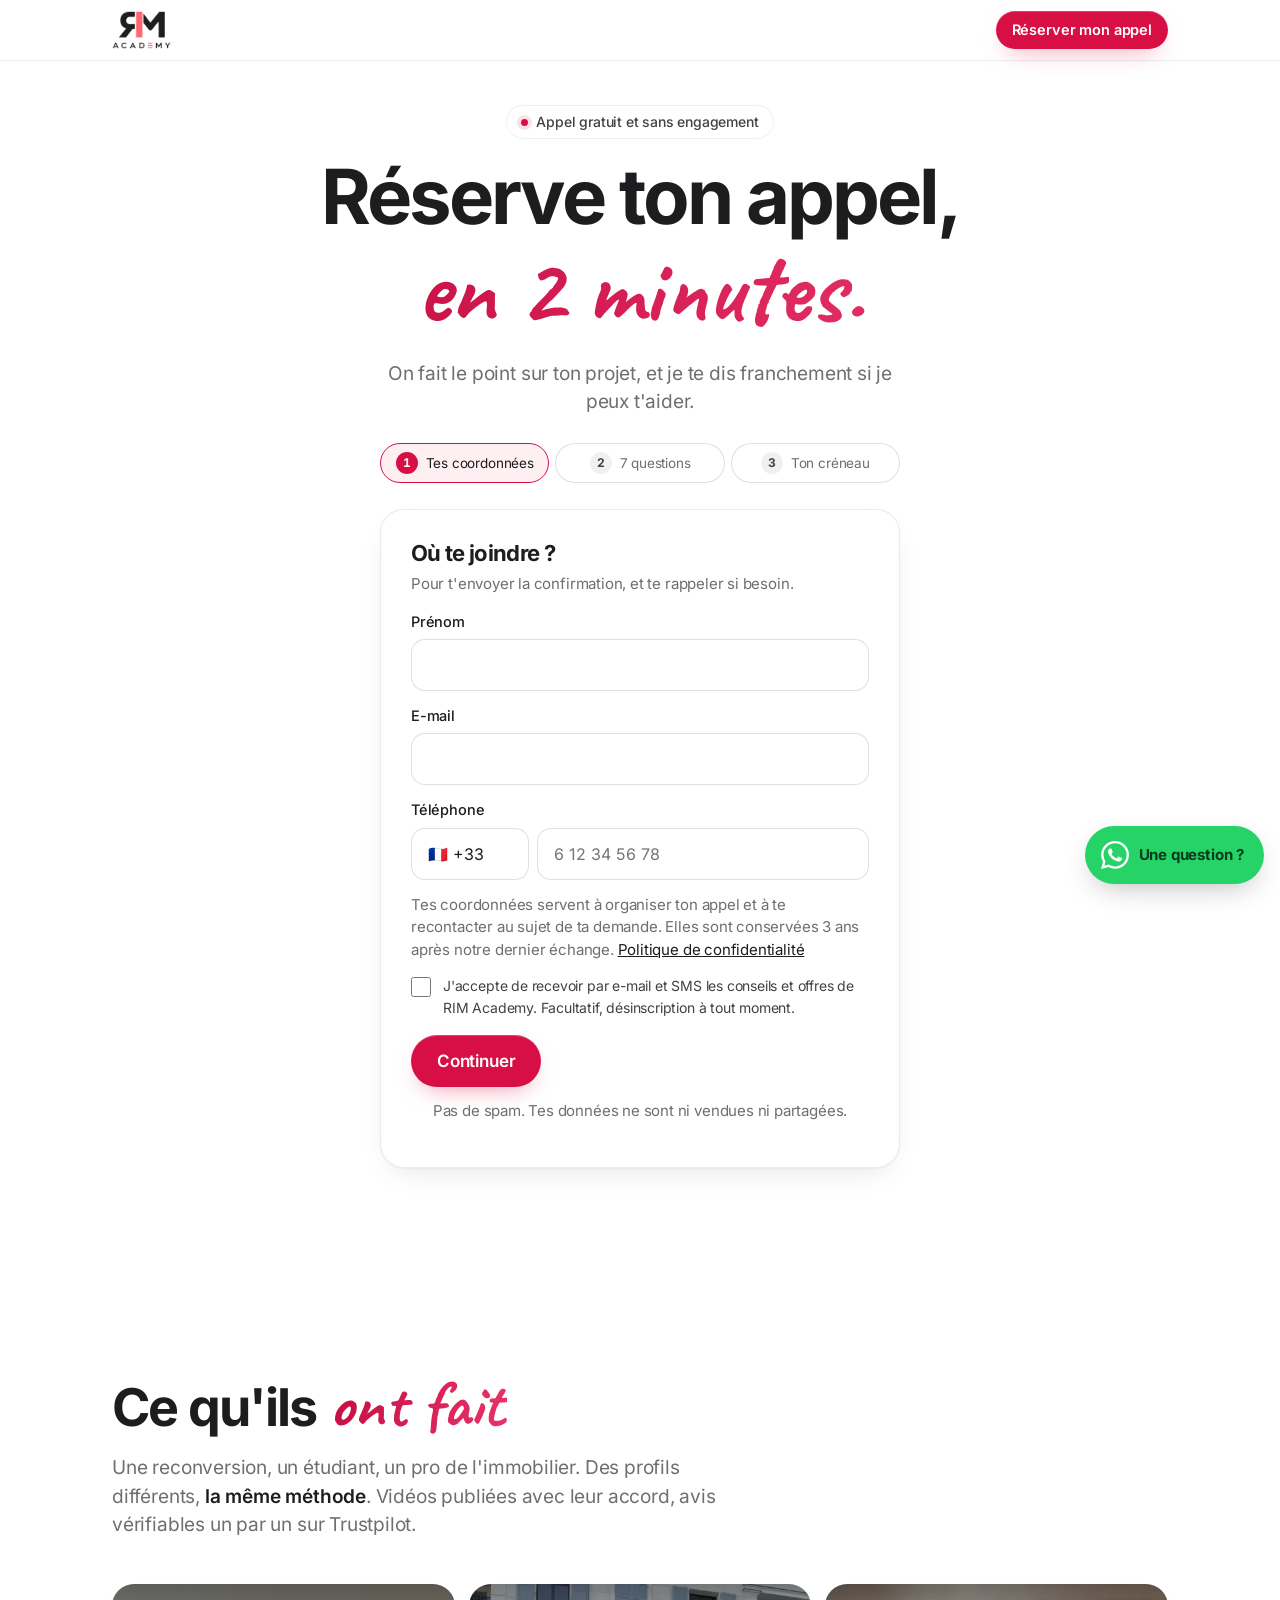
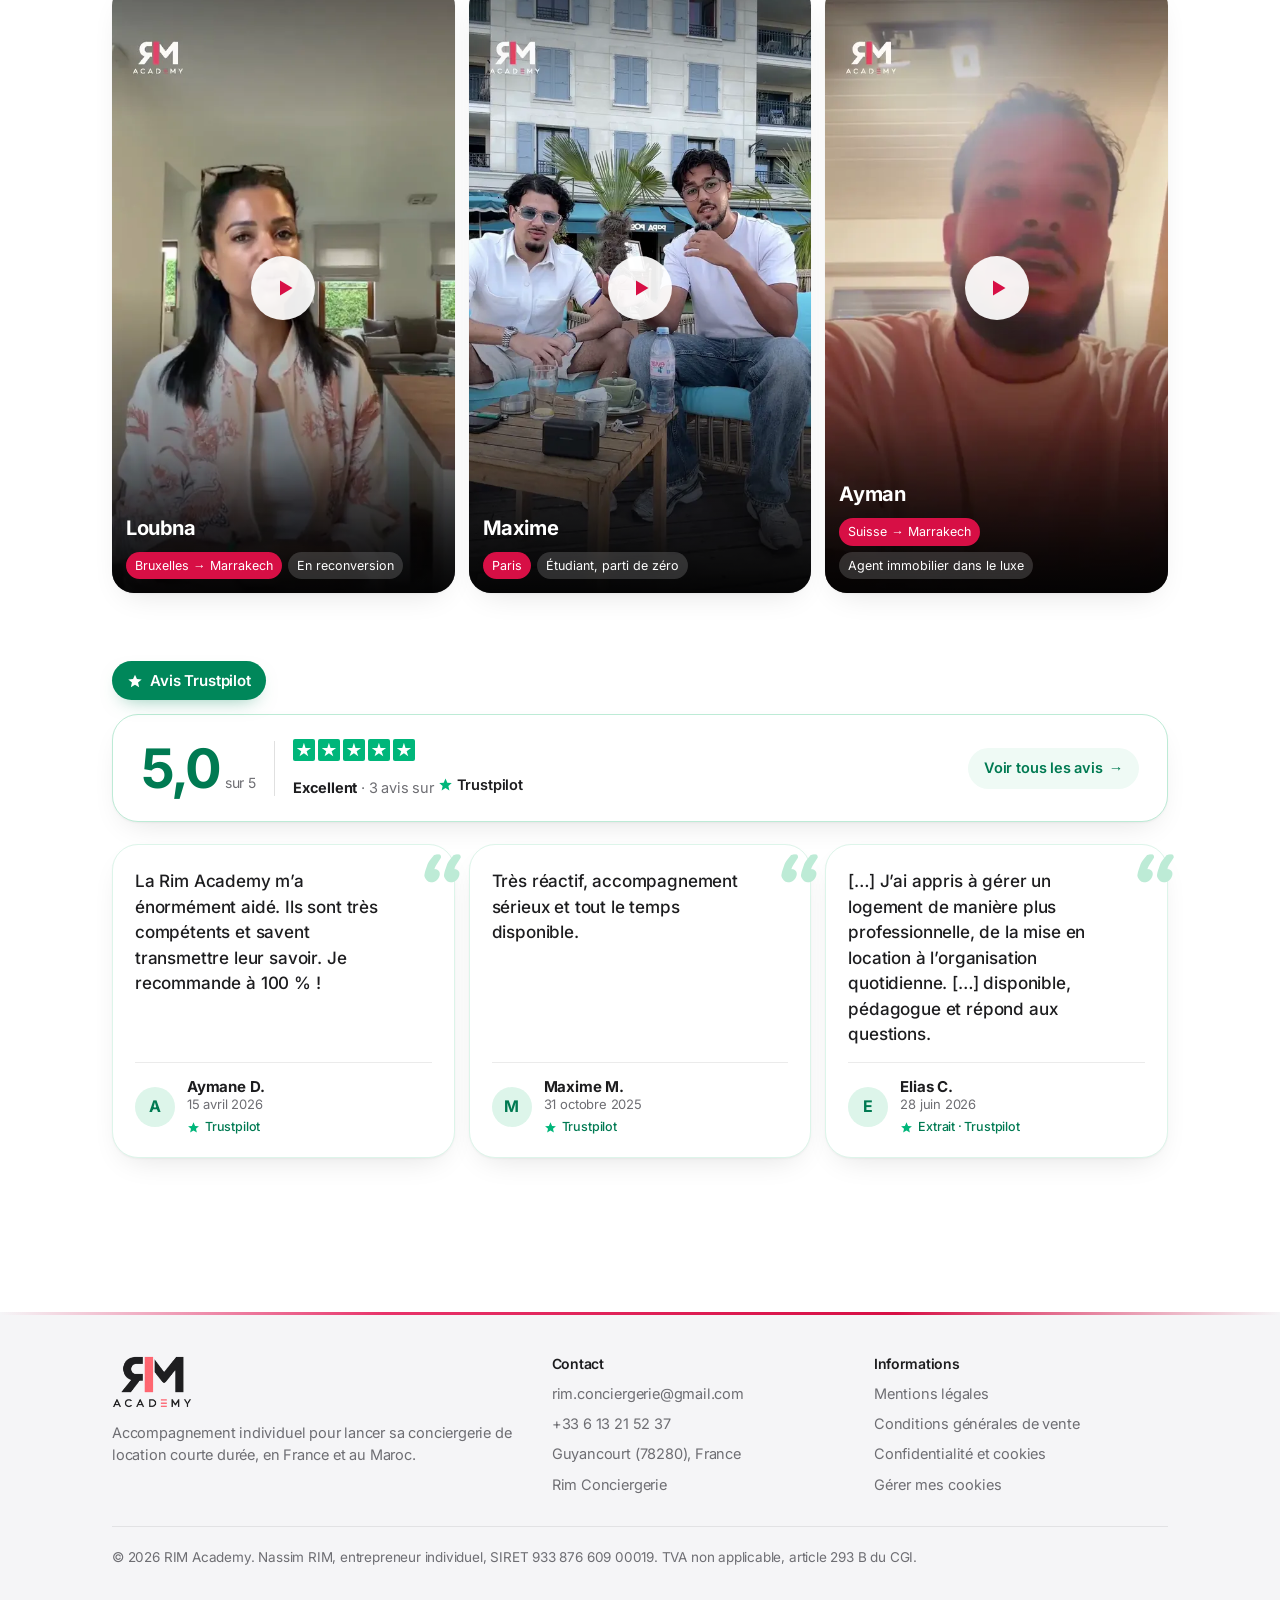
<file: reserver/index.html>
<!DOCTYPE html>
<html lang="fr">
<head>
<meta charset="utf-8">
<meta name="viewport" content="width=device-width, initial-scale=1, viewport-fit=cover">
<title>Réserver mon appel | RIM Academy</title>
<meta name="description" content="Réserve ton appel découverte gratuit avec Nassim RIM, concierge en activité.">
<meta name="robots" content="noindex, nofollow">
<link rel="canonical" href="https://www.rim-academy.fr/reserver/">
<meta name="referrer" content="strict-origin-when-cross-origin">
<meta name="theme-color" content="#ffffff">
<meta name="author" content="Nassim RIM">
<meta property="og:type" content="website">
<meta property="og:site_name" content="RIM Academy">
<meta property="og:locale" content="fr_FR">
<meta property="og:url" content="https://www.rim-academy.fr/reserver/">
<meta property="og:title" content="Vidéo de présentation | RIM Academy">
<meta property="og:description" content="Réserve ton appel découverte gratuit avec Nassim RIM, concierge en activité.">
<meta property="og:image" content="https://www.rim-academy.fr/og-image.jpg">
<meta property="og:image:width" content="1200">
<meta property="og:image:height" content="630">
<meta property="og:image:alt" content="RIM Academy, accompagnement individuel pour lancer sa conciergerie, par Nassim RIM">
<meta name="twitter:card" content="summary_large_image">
<meta name="twitter:title" content="Vidéo de présentation | RIM Academy">
<meta name="twitter:description" content="Réserve ton appel découverte gratuit avec Nassim RIM, concierge en activité.">
<meta name="twitter:image" content="https://www.rim-academy.fr/og-image.jpg">
<link rel="icon" href="/favicon-96.png" type="image/png" sizes="96x96">
<link rel="icon" href="/favicon-48.png" type="image/png" sizes="48x48">
<link rel="apple-touch-icon" href="/apple-touch-icon.png" sizes="180x180">
<link rel="preload" href="/assets/fonts/caveat-700.woff2" as="font" type="font/woff2" crossorigin>
<link rel="stylesheet" href="/assets/css/site.css">
</head>
<body data-page="reserver">
<a class="skip" href="#main">Aller au contenu</a>
<header class="site-head">
  <div class="wrap">
    <a class="brand" href="/" aria-label="RIM Academy, accueil"><picture><source srcset="/logo-rim-academy-dark-300.webp" type="image/webp"><img src="/logo-rim-academy-dark.png" alt="RIM Academy" width="560" height="363"></picture></a>
    <a href="#gate" class="btn btn-primary btn-sm">Réserver mon appel</a>
  </div>
</header>

<main id="main">
<section class="hero" aria-labelledby="h1">
  <div class="wrap">
    <span class="chip"><span class="chip-dot" aria-hidden="true"></span>Appel gratuit et sans engagement</span>
    <h1 class="h1" id="h1">Réserve ton appel, <span class="accent">en 2 minutes.</span></h1>
    <p class="hero-sub" id="hello">On fait le point sur ton projet, et je te dis franchement si je peux t'aider.</p>
    <ol class="rsteps" aria-label="Les 3 étapes">
      <li class="on" data-rstep="1"><b>1</b><span>Tes coordonnées</span></li>
      <li data-rstep="2"><b>2</b><span>7 questions</span></li>
      <li data-rstep="3"><b>3</b><span>Ton créneau</span></li>
    </ol>

    <div id="gate" class="gate">
      <h2>Où te joindre ?</h2>
      <p>Pour t'envoyer la confirmation, et te rappeler si besoin.</p>
      <form data-lead novalidate>
  <div class="field">
    <label for="g-prenom">Prénom</label>
    <input class="input" id="g-prenom" name="prenom" type="text" autocomplete="given-name" required>
    <p class="err" data-err="prenom" aria-live="polite"></p>
  </div>
  <div class="field">
    <label for="g-email">E-mail</label>
    <input class="input" id="g-email" name="email" type="email" autocomplete="email" inputmode="email" required>
    <p class="err" data-err="email" aria-live="polite"></p>
  </div>
  <div class="field">
    <label for="g-tel">Téléphone</label>
    <div class="tel">
      <select class="select" name="indicatif" aria-label="Indicatif du pays">
        <option value="+33">🇫🇷 +33</option>
        <option value="+212">🇲🇦 +212</option>
        <option value="+32">🇧🇪 +32</option>
        <option value="+41">🇨🇭 +41</option>
        <option value="+1">🇨🇦 +1</option>
        <option value="autre">Autre</option>
      </select>
      <input class="input" id="g-tel" name="telephone" type="tel" autocomplete="tel-national" inputmode="tel" placeholder="6 12 34 56 78" required>
    </div>
    <p class="err" data-err="telephone" aria-live="polite"></p>
  </div>
  <p class="consent">Tes coordonnées servent à organiser ton appel et à te recontacter au sujet de ta demande. Elles sont conservées 3 ans après notre dernier échange. <a href="/confidentialite/">Politique de confidentialité</a></p>
  <label class="opt-check"><input type="checkbox" name="marketing" value="oui"><span>J'accepte de recevoir par e-mail et SMS les conseils et offres de RIM Academy. Facultatif, désinscription à tout moment.</span></label>
  <button type="submit" class="btn btn-primary">Continuer</button>
  <p class="form-foot">Pas de spam. Tes données ne sont ni vendues ni partagées.</p>
</form>
    </div>

    <noscript><p class="gate">Cette page a besoin de JavaScript pour afficher le questionnaire et le calendrier. Tu peux aussi m'écrire à <a href="mailto:rim.conciergerie@gmail.com">rim.conciergerie@gmail.com</a>.</p></noscript>
  </div>
</section>

<section class="sec sec-tight" id="reserver" aria-labelledby="reserver-t" hidden>
  <div class="wrap center">
    <h2 class="h2" id="reserver-t">Parle-moi <span class="accent">de ton projet</span></h2>
    <p class="lead">Gratuit et sans engagement. <span class="hl">7 questions rapides</span>, puis tu choisis ton créneau. Je prépare l'appel avec tes réponses.</p>

    <form id="qualif" class="qualif" novalidate>
      <div class="qbar" aria-hidden="true"><span></span></div>
      <p class="qcount" aria-live="polite">Question 1 sur 7</p>
      <fieldset class="q-step">
        <legend id="lg-ville">Dans quelle ville veux-tu lancer ta conciergerie ?</legend>
        <p class="q-help">Ville et pays, si tu n'es pas en France.</p>
        <input class="input" type="text" name="ville" id="q-ville" aria-labelledby="lg-ville" placeholder="Ex. Versailles, Lyon, Marrakech" autocomplete="address-level2" maxlength="80" required>
        <p class="err q-err" aria-live="polite"></p>
      </fieldset>
      <fieldset class="q-step">
        <legend id="lg-etape">Où en es-tu aujourd'hui ?</legend>
        <div class="opts">
          <label class="opt"><input type="radio" name="etape" value="zero" data-label="Je pars de zéro" required><span class="dot" aria-hidden="true"></span><span>Je pars de zéro</span></label>
          <label class="opt"><input type="radio" name="etape" value="renseigne" data-label="Je me renseigne, sans avoir démarché"><span class="dot" aria-hidden="true"></span><span>Je me renseigne, sans avoir démarché</span></label>
          <label class="opt"><input type="radio" name="etape" value="demarche" data-label="J'ai déjà contacté des propriétaires"><span class="dot" aria-hidden="true"></span><span>J'ai déjà contacté des propriétaires</span></label>
          <label class="opt"><input type="radio" name="etape" value="gestion" data-label="J'ai déjà un ou plusieurs logements en gestion"><span class="dot" aria-hidden="true"></span><span>J'ai déjà un ou plusieurs logements en gestion</span></label>
        </div>
        <p class="err q-err" aria-live="polite"></p>
      </fieldset>
      <fieldset class="q-step">
        <legend id="lg-heures">Combien d'heures par semaine peux-tu y consacrer ?</legend>
        <div class="opts">
          <label class="opt"><input type="radio" name="heures" value="moins-5h" data-label="Moins de 5 heures" required><span class="dot" aria-hidden="true"></span><span>Moins de 5 heures</span></label>
          <label class="opt"><input type="radio" name="heures" value="5-10h" data-label="5 à 10 heures"><span class="dot" aria-hidden="true"></span><span>5 à 10 heures</span></label>
          <label class="opt"><input type="radio" name="heures" value="10-20h" data-label="10 à 20 heures"><span class="dot" aria-hidden="true"></span><span>10 à 20 heures</span></label>
          <label class="opt"><input type="radio" name="heures" value="plus-20h" data-label="Plus de 20 heures"><span class="dot" aria-hidden="true"></span><span>Plus de 20 heures</span></label>
        </div>
        <p class="err q-err" aria-live="polite"></p>
      </fieldset>
      <fieldset class="q-step">
        <legend id="lg-quand">Quand veux-tu démarrer ?</legend>
        <div class="opts">
          <label class="opt"><input type="radio" name="quand" value="semaine" data-label="Cette semaine" required><span class="dot" aria-hidden="true"></span><span>Cette semaine</span></label>
          <label class="opt"><input type="radio" name="quand" value="mois" data-label="Dans le mois"><span class="dot" aria-hidden="true"></span><span>Dans le mois</span></label>
          <label class="opt"><input type="radio" name="quand" value="1-3-mois" data-label="Dans 1 à 3 mois"><span class="dot" aria-hidden="true"></span><span>Dans 1 à 3 mois</span></label>
          <label class="opt"><input type="radio" name="quand" value="sans-date" data-label="Je me renseigne, sans date précise"><span class="dot" aria-hidden="true"></span><span>Je me renseigne, sans date précise</span></label>
        </div>
        <p class="err q-err" aria-live="polite"></p>
      </fieldset>
      <fieldset class="q-step">
        <legend id="lg-budget">Quel budget peux-tu investir pour te lancer ?</legend>
        <p class="q-help">Réponds franchement : ça m'évite de te faire perdre ton temps si ce n'est pas le bon moment.</p>
        <div class="opts">
          <label class="opt"><input type="radio" name="budget" value="plus-5000" data-label="Plus de 5 000 €" required><span class="dot" aria-hidden="true"></span><span>Plus de 5 000 €</span></label>
          <label class="opt"><input type="radio" name="budget" value="3000-5000" data-label="3 000 € à 5 000 € : j'ai des fonds de côté que je peux investir"><span class="dot" aria-hidden="true"></span><span>3 000 € à 5 000 € : j'ai des fonds de côté que je peux investir</span></label>
          <label class="opt"><input type="radio" name="budget" value="1000-3000" data-label="1 000 € à 3 000 € : c'est un effort, mais je peux le faire"><span class="dot" aria-hidden="true"></span><span>1 000 € à 3 000 € : c'est un effort, mais je peux le faire</span></label>
          <label class="opt"><input type="radio" name="budget" value="moins-1000" data-label="Moins de 1 000 € : c'est impossible pour moi aujourd'hui"><span class="dot" aria-hidden="true"></span><span>Moins de 1 000 € : c'est impossible pour moi aujourd'hui</span></label>
        </div>
        <p class="err q-err" aria-live="polite"></p>
      </fieldset>
      <fieldset class="q-step">
        <legend id="lg-engagement">Cet appel est offert. Tu t'engages à être présent, et à l'heure ?</legend>
        <p class="q-help">Je bloque ce créneau pour toi, sans être rémunéré. En cas d'empêchement, tu me préviens au moins 24 h avant.</p>
        <div class="opts">
          <label class="opt"><input type="radio" name="engagement" value="oui" data-label="Oui, je m'engage à être présent et à l'heure" required><span class="dot" aria-hidden="true"></span><span>Oui, je m'engage à être présent et à l'heure</span></label>
          <label class="opt"><input type="radio" name="engagement" value="non" data-label="Non, je ne peux pas m'y engager"><span class="dot" aria-hidden="true"></span><span>Non, je ne peux pas m'y engager</span></label>
        </div>
        <p class="err q-err" aria-live="polite"></p>
      </fieldset>
      <fieldset class="q-step">
        <legend id="lg-pourquoi">Pourquoi veux-tu te lancer maintenant ?</legend>
        <p class="q-help">Quelques mots suffisent. C'est la première chose que je lirai avant l'appel.</p>
        <textarea class="textarea" name="pourquoi" id="q-pourquoi" aria-labelledby="lg-pourquoi" placeholder="Ex. je veux quitter mon emploi d'ici l'été, j'ai déjà un propriétaire intéressé…" maxlength="400" required></textarea>
        <p class="err q-err" aria-live="polite"></p>
      </fieldset>
      <div class="qnav">
        <button type="button" class="back" id="q-back">Retour</button>
        <button type="button" class="btn btn-primary" id="q-next">Continuer</button>
      </div>
    </form>

    <div id="res-ok" class="result" hidden>
      <h2 class="h2">Ton profil correspond. <span class="accent">Choisis ton créneau.</span></h2>
      <p>Tu reçois la confirmation par e-mail dès que tu as choisi.</p>
      <div id="cal" class="cal"></div>
    </div>

    <div id="res-no" class="result" hidden>
      <h2 class="h2">Ce n'est pas le bon moment, et je préfère te le dire.</h2>
      <p data-dq="budget" hidden>Le budget que tu as indiqué ne permet pas un accompagnement individuel aujourd'hui. Reviens quand ce sera le cas.</p>
      <p data-dq="heures" hidden>Avec moins de 5 heures par semaine, le premier mandat ne tombe pas. Reviens quand tu pourras libérer ce temps.</p>
      <p data-dq="engagement" hidden>Sans engagement de présence, je ne bloque pas de créneau. Reviens quand tu pourras t'y engager.</p>
      <p data-dq="quand" hidden>Tu es encore en réflexion, et c'est normal. L'appel sert aux personnes qui veulent démarrer dans les prochaines semaines. Quand tu auras une date, reviens sur cette page.</p>
      <p>Si tu penses que je me trompe sur ta situation, écris-moi en deux lignes à <a class="text-link" href="mailto:rim.conciergerie@gmail.com">rim.conciergerie@gmail.com</a>. Je lis tout.</p>
    </div>
  </div>
</section>

<section class="sec" id="preuves" aria-labelledby="preuves-t">
  <div class="wrap">
    <h2 class="h2" id="preuves-t">Ce qu'ils <span class="accent">ont fait</span></h2>
    <p class="lead">Une reconversion, un étudiant, un pro de l'immobilier. Des profils différents, <span class="hl">la même méthode</span>. Vidéos publiées avec leur accord, avis vérifiables un par un sur Trustpilot.</p>
    <div class="vgrid">
      <figure class="vcard">
        <button type="button" class="vplay" data-src="/videos/temoignage-loubna.mp4">
          <span class="sr-only">Lire le témoignage vidéo de </span>
          <img src="/images/temoignages/temoignage-loubna.webp" alt="" width="540" height="960" loading="lazy" decoding="async">
          <span class="pbtn"><svg viewBox="0 0 24 24" fill="currentColor" aria-hidden="true"><path d="M7 4.5v15l12.5-7.5z"/></svg></span>
          <span class="vmeta"><strong>Loubna</strong><span class="vtags"><span class="pk">Bruxelles → Marrakech</span><span>En reconversion</span></span></span>
        </button>
        <figcaption>Loubna : Bruxelles → Marrakech, En reconversion</figcaption>
      </figure>
      <figure class="vcard">
        <button type="button" class="vplay" data-src="/videos/temoignage-maxime.mp4">
          <span class="sr-only">Lire le témoignage vidéo de </span>
          <img src="/images/temoignages/temoignage-maxime.webp" alt="" width="540" height="960" loading="lazy" decoding="async">
          <span class="pbtn"><svg viewBox="0 0 24 24" fill="currentColor" aria-hidden="true"><path d="M7 4.5v15l12.5-7.5z"/></svg></span>
          <span class="vmeta"><strong>Maxime</strong><span class="vtags"><span class="pk">Paris</span><span>Étudiant, parti de zéro</span></span></span>
        </button>
        <figcaption>Maxime : Paris, Étudiant, parti de zéro</figcaption>
      </figure>
      <figure class="vcard">
        <button type="button" class="vplay" data-src="/videos/temoignage-ayman.mp4">
          <span class="sr-only">Lire le témoignage vidéo de </span>
          <img src="/images/temoignages/temoignage-ayman.webp" alt="" width="540" height="960" loading="lazy" decoding="async">
          <span class="pbtn"><svg viewBox="0 0 24 24" fill="currentColor" aria-hidden="true"><path d="M7 4.5v15l12.5-7.5z"/></svg></span>
          <span class="vmeta"><strong>Ayman</strong><span class="vtags"><span class="pk">Suisse → Marrakech</span><span>Agent immobilier dans le luxe</span></span></span>
        </button>
        <figcaption>Aymane : Suisse → Marrakech, Agent immobilier dans le luxe</figcaption>
      </figure>
    </div>
    <p class="rv-pill"><svg viewBox="0 0 24 24" fill="currentColor" aria-hidden="true"><path d="M12 2.5l2.9 6.6 7.1.6-5.4 4.7 1.6 7-6.2-3.7-6.2 3.7 1.6-7L2 9.7l7.1-.6z"/></svg>Avis Trustpilot</p>
    <div class="rv-score">
      <div class="rv-big"><b>5,0</b><span>sur 5</span></div>
      <div class="rv-meta">
        <span class="rv-stars rv-stars-lg" role="img" aria-label="5 étoiles sur 5"><i></i><i></i><i></i><i></i><i></i></span>
        <p><b>Excellent</b> · 3 avis sur <span class="rv-tp"><svg viewBox="0 0 24 24" fill="currentColor" aria-hidden="true"><path d="M12 2.5l2.9 6.6 7.1.6-5.4 4.7 1.6 7-6.2-3.7-6.2 3.7 1.6-7L2 9.7l7.1-.6z"/></svg>Trustpilot</span></p>
      </div>
      <a class="rv-all" href="https://fr.trustpilot.com/review/rim-academy.fr" target="_blank" rel="noopener">Voir tous les avis</a>
    </div>
    <div class="rv-track">
      <a class="rv" href="https://fr.trustpilot.com/reviews/6a4194959b2ef44e66c2e8ec" target="_blank" rel="noopener">
        <blockquote>La Rim Academy m’a énormément aidé. Ils sont très compétents et savent transmettre leur savoir. Je recommande à 100 % !</blockquote>
        <footer><span class="rv-av" aria-hidden="true">A</span><span class="rv-who"><b>Aymane D.</b><span>15 avril 2026</span></span><span class="rv-src"><svg viewBox="0 0 24 24" fill="currentColor" aria-hidden="true"><path d="M12 2.5l2.9 6.6 7.1.6-5.4 4.7 1.6 7-6.2-3.7-6.2 3.7 1.6-7L2 9.7l7.1-.6z"/></svg>Trustpilot</span></footer>
      </a>
      <a class="rv" href="https://fr.trustpilot.com/reviews/6a41793683b663a814b5569f" target="_blank" rel="noopener">
        <blockquote>Très réactif, accompagnement sérieux et tout le temps disponible.</blockquote>
        <footer><span class="rv-av" aria-hidden="true">M</span><span class="rv-who"><b>Maxime M.</b><span>31 octobre 2025</span></span><span class="rv-src"><svg viewBox="0 0 24 24" fill="currentColor" aria-hidden="true"><path d="M12 2.5l2.9 6.6 7.1.6-5.4 4.7 1.6 7-6.2-3.7-6.2 3.7 1.6-7L2 9.7l7.1-.6z"/></svg>Trustpilot</span></footer>
      </a>
      <a class="rv" href="https://fr.trustpilot.com/reviews/6a417df40d054c72d2f53379" target="_blank" rel="noopener">
        <blockquote>[…] J’ai appris à gérer un logement de manière plus professionnelle, de la mise en location à l’organisation quotidienne. […] disponible, pédagogue et répond aux questions.</blockquote>
        <footer><span class="rv-av" aria-hidden="true">E</span><span class="rv-who"><b>Elias C.</b><span>28 juin 2026</span></span><span class="rv-src"><svg viewBox="0 0 24 24" fill="currentColor" aria-hidden="true"><path d="M12 2.5l2.9 6.6 7.1.6-5.4 4.7 1.6 7-6.2-3.7-6.2 3.7 1.6-7L2 9.7l7.1-.6z"/></svg>Extrait · Trustpilot</span></footer>
      </a>
    </div>
  </div>
</section>

</main>
<footer class="site-foot">
  <div class="wrap">
    <div class="foot-grid">
      <div>
        <picture><source srcset="/logo-rim-academy-dark-300.webp" type="image/webp"><img src="/logo-rim-academy-dark.png" alt="RIM Academy" width="560" height="363" loading="lazy"></picture>
        <p style="margin-top:14px">Accompagnement individuel pour lancer sa conciergerie de location courte durée, en France et au Maroc.</p>
      </div>
      <div>
        <h2>Contact</h2>
        <ul>
          <li><a href="mailto:rim.conciergerie@gmail.com">rim.conciergerie@gmail.com</a></li>
          <li><a href="tel:+33613215237">+33 6 13 21 52 37</a></li>
          <li>Guyancourt (78280), France</li>
          <li><a href="https://rimconciergerie.fr" rel="noopener">Rim Conciergerie</a></li>
        </ul>
      </div>
      <div>
        <h2>Informations</h2>
        <ul>
          <li><a href="/mentions-legales/">Mentions légales</a></li>
          <li><a href="/cgv/">Conditions générales de vente</a></li>
          <li><a href="/confidentialite/">Confidentialité et cookies</a></li>
          <li><button type="button" class="linklike" data-cookie-open>Gérer mes cookies</button></li>
        </ul>
      </div>
    </div>
    <p class="foot-legal">© 2026 RIM Academy. Nassim RIM, entrepreneur individuel, SIRET 933 876 609 00019. TVA non applicable, article 293 B du CGI.</p>
  </div>
</footer>
<a class="wa" href="https://wa.me/33613215237?text=Bonjour%20Nassim%2C%20je%20viens%20du%20site%20RIM%20Academy." target="_blank" rel="noopener" aria-label="Écrire à Nassim sur WhatsApp" data-wa>
  <svg viewBox="0 0 24 24" aria-hidden="true"><path fill="currentColor" d="M17.472 14.382c-.297-.149-1.758-.867-2.03-.967-.273-.099-.471-.148-.67.15-.197.297-.767.966-.94 1.164-.173.199-.347.223-.644.075-.297-.15-1.255-.463-2.39-1.475-.883-.788-1.48-1.761-1.653-2.059-.173-.297-.018-.458.13-.606.134-.133.298-.347.446-.52.149-.174.198-.298.298-.497.099-.198.05-.371-.025-.52-.075-.149-.669-1.612-.916-2.207-.242-.579-.487-.5-.669-.51-.173-.008-.371-.01-.57-.01-.198 0-.52.074-.792.372-.272.297-1.04 1.016-1.04 2.479 0 1.462 1.065 2.875 1.213 3.074.149.198 2.096 3.2 5.077 4.487.709.306 1.262.489 1.694.625.712.227 1.36.195 1.871.118.571-.085 1.758-.719 2.006-1.413.248-.694.248-1.289.173-1.413-.074-.124-.272-.198-.57-.347m-5.421 7.403h-.004a9.87 9.87 0 01-5.031-1.378l-.361-.214-3.741.982.998-3.648-.235-.374a9.86 9.86 0 01-1.51-5.26c.001-5.45 4.436-9.884 9.888-9.884 2.64 0 5.122 1.03 6.988 2.898a9.825 9.825 0 012.893 6.994c-.003 5.45-4.437 9.884-9.885 9.884m8.413-18.297A11.815 11.815 0 0012.05 0C5.495 0 .16 5.335.157 11.892c0 2.096.547 4.142 1.588 5.945L.057 24l6.305-1.654a11.882 11.882 0 005.683 1.448h.005c6.554 0 11.89-5.335 11.893-11.893a11.821 11.821 0 00-3.48-8.413Z"/></svg>
  <span>Une question ?</span>
</a>

<div id="cookie" class="cookie" role="region" aria-label="Choix des cookies" hidden>
  <p>J'utilise des cookies de mesure d'audience (Google Analytics) et de publicité (Meta) pour savoir d'où viennent les visiteurs et améliorer ce site. Rien n'est déposé sans ton accord. <a href="/confidentialite/#cookies">En savoir plus</a></p>
  <div id="ck-prefs" class="cookie-prefs" hidden>
    <label><input type="checkbox" id="ck-analytics"><span>Mesure d'audience (Google Analytics)</span></label>
    <label><input type="checkbox" id="ck-ads"><span>Publicité et mesure des campagnes (Meta)</span></label>
  </div>
  <div class="cookie-row">
    <button type="button" class="btn-choice" id="ck-refuse">Tout refuser</button>
    <button type="button" class="btn-choice" id="ck-accept">Tout accepter</button>
  </div>
  <button type="button" class="btn-choice" id="ck-save" hidden style="width:100%;margin-top:10px">Enregistrer mes choix</button>
  <button type="button" class="linklike" id="ck-custom">Personnaliser</button>
</div>

<script src="/assets/js/site.js" defer></script>
</body>
</html>
</file>
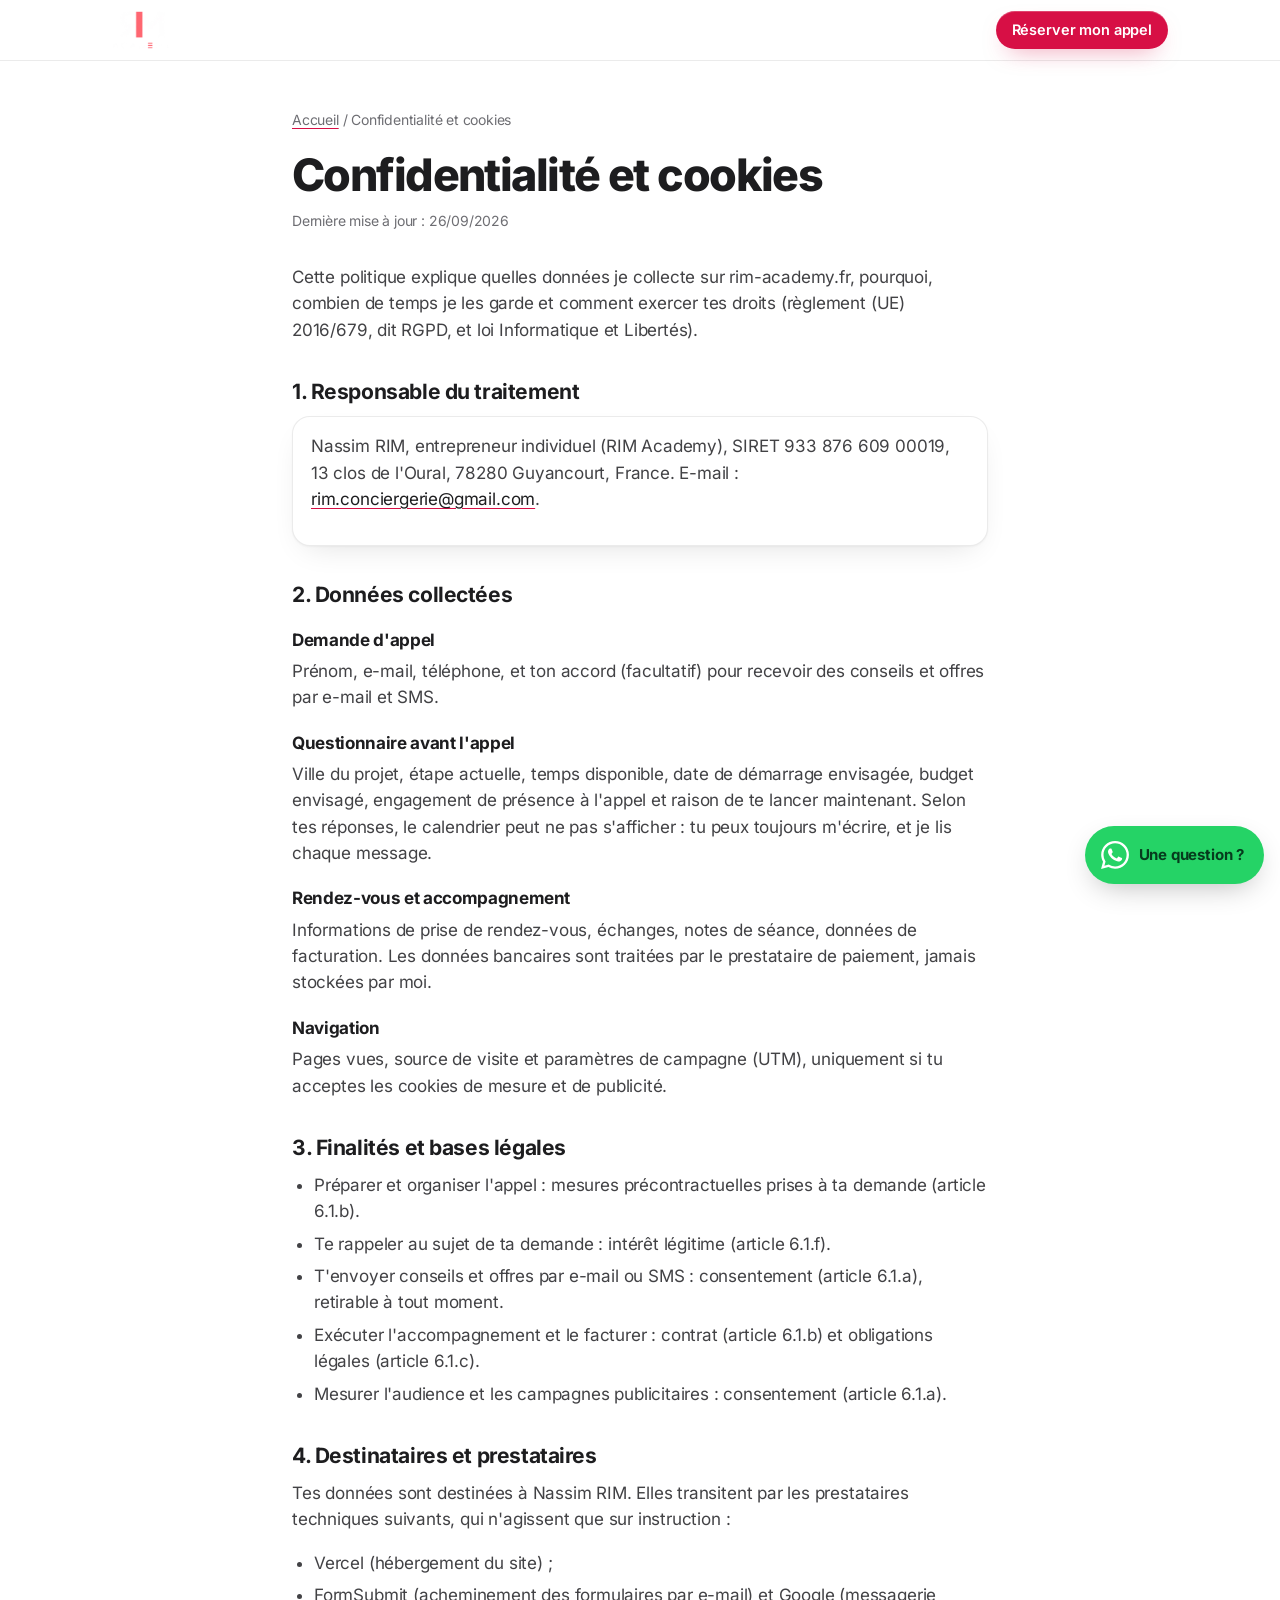
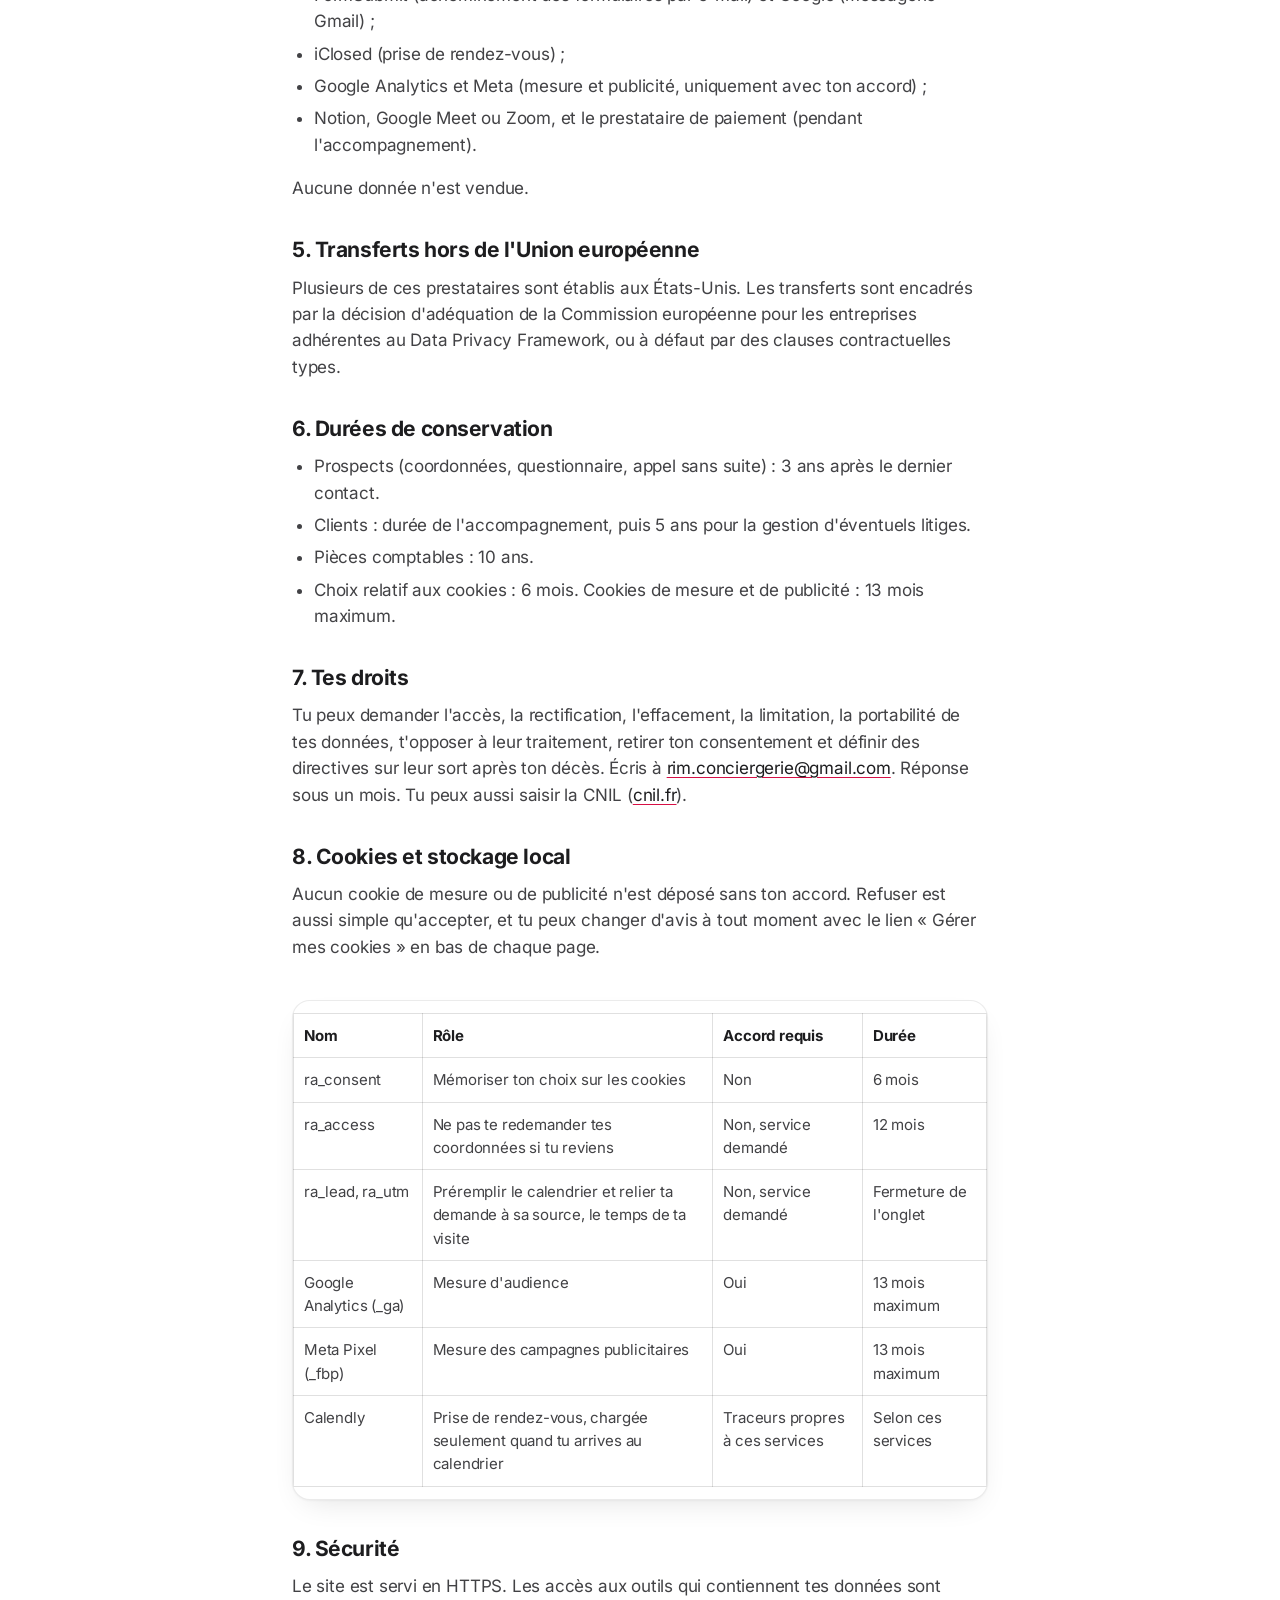
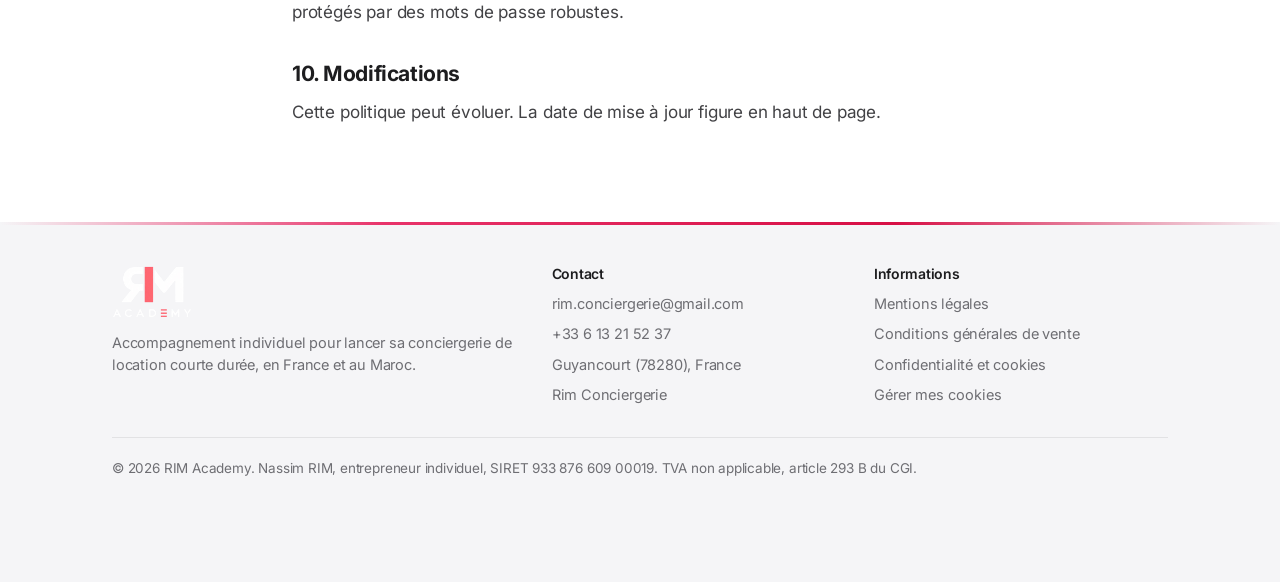
<file: confidentialite/index-3.html>
<!DOCTYPE html>
<html lang="fr">
<head>
<meta charset="utf-8">
<meta name="viewport" content="width=device-width, initial-scale=1, viewport-fit=cover">
<title>Confidentialité et cookies | RIM Academy</title>
<meta name="description" content="Politique de confidentialité et cookies de rim-academy.fr : données collectées, finalités, durées, droits.">
<meta name="robots" content="index, follow, max-image-preview:large">
<link rel="canonical" href="https://www.rim-academy.fr/confidentialite/">
<meta name="referrer" content="strict-origin-when-cross-origin">
<meta name="theme-color" content="#070709">
<meta name="author" content="Nassim RIM">
<meta property="og:type" content="website">
<meta property="og:site_name" content="RIM Academy">
<meta property="og:locale" content="fr_FR">
<meta property="og:url" content="https://www.rim-academy.fr/confidentialite/">
<meta property="og:title" content="Confidentialité et cookies | RIM Academy">
<meta property="og:description" content="Politique de confidentialité et cookies de rim-academy.fr : données collectées, finalités, durées, droits.">
<meta property="og:image" content="https://www.rim-academy.fr/og-image.jpg">
<meta property="og:image:width" content="1200">
<meta property="og:image:height" content="630">
<meta property="og:image:alt" content="RIM Academy, accompagnement individuel pour lancer sa conciergerie, par Nassim RIM">
<meta name="twitter:card" content="summary_large_image">
<meta name="twitter:title" content="Confidentialité et cookies | RIM Academy">
<meta name="twitter:description" content="Politique de confidentialité et cookies de rim-academy.fr : données collectées, finalités, durées, droits.">
<meta name="twitter:image" content="https://www.rim-academy.fr/og-image.jpg">
<link rel="icon" href="/favicon-96.png" type="image/png" sizes="96x96">
<link rel="icon" href="/favicon-48.png" type="image/png" sizes="48x48">
<link rel="apple-touch-icon" href="/apple-touch-icon.png" sizes="180x180">
<link rel="preconnect" href="https://fonts.googleapis.com">
<link rel="preconnect" href="https://fonts.gstatic.com" crossorigin>
<link rel="preload" as="style" href="https://fonts.googleapis.com/css2?family=DM+Sans:opsz,wght@9..40,400;9..40,500;9..40,600&amp;family=Caveat:wght@600;700&amp;family=Plus+Jakarta+Sans:wght@600;700;800&amp;display=swap" onload="this.onload=null;this.rel='stylesheet'">
<noscript><link rel="stylesheet" href="https://fonts.googleapis.com/css2?family=DM+Sans:opsz,wght@9..40,400;9..40,500;9..40,600&amp;family=Caveat:wght@600;700&amp;family=Plus+Jakarta+Sans:wght@600;700;800&amp;display=swap"></noscript>
<link rel="stylesheet" href="/assets/css/site.css">
<script type="application/ld+json">{"@context":"https://schema.org","@graph":[{"@type":"WebPage","@id":"https://www.rim-academy.fr/confidentialite/#webpage","url":"https://www.rim-academy.fr/confidentialite/","name":"Confidentialité et cookies | RIM Academy","inLanguage":"fr-FR","isPartOf":{"@id":"https://www.rim-academy.fr/#website"}},{"@type":"BreadcrumbList","itemListElement":[{"@type":"ListItem","position":1,"name":"Accueil","item":"https://www.rim-academy.fr/"},{"@type":"ListItem","position":2,"name":"Confidentialité et cookies","item":"https://www.rim-academy.fr/confidentialite/"}]}]}</script>
</head>
<body data-page="legal">
<a class="skip" href="#main">Aller au contenu</a>
<header class="site-head">
  <div class="wrap">
    <a class="brand" href="/" aria-label="RIM Academy, accueil"><picture><source srcset="/logo-rim-academy-300.webp" type="image/webp"><img src="/logo-rim-academy.png" alt="RIM Academy" width="560" height="363"></picture></a>
    <a href="/reserver/" class="btn btn-primary btn-sm">Réserver mon appel</a>
  </div>
</header>

<main id="main" class="legal">
  <div class="narrow">
    <nav aria-label="Fil d'Ariane" style="font-size:14px;color:var(--faint);margin-bottom:18px"><a href="/" style="color:var(--muted)">Accueil</a> / Confidentialité et cookies</nav>
    <h1>Confidentialité et cookies</h1>
    <p class="upd">Dernière mise à jour : 26/09/2026</p>

    <p>Cette politique explique quelles données je collecte sur rim-academy.fr, pourquoi, combien de temps je les garde et comment exercer tes droits (règlement (UE) 2016/679, dit RGPD, et loi Informatique et Libertés).</p>

    <h2>1. Responsable du traitement</h2>
    <div class="box"><p>Nassim RIM, entrepreneur individuel (RIM Academy), SIRET 933 876 609 00019, 13 clos de l'Oural, 78280 Guyancourt, France. E-mail : <a href="mailto:rim.conciergerie@gmail.com">rim.conciergerie@gmail.com</a>.</p></div>

    <h2>2. Données collectées</h2>
    <h3>Demande d'appel</h3>
    <p>Prénom, e-mail, téléphone, et ton accord (facultatif) pour recevoir des conseils et offres par e-mail et SMS.</p>
    <h3>Questionnaire avant l'appel</h3>
    <p>Ville du projet, étape actuelle, temps disponible, date de démarrage envisagée, budget envisagé, engagement de présence à l'appel et raison de te lancer maintenant. Selon tes réponses, le calendrier peut ne pas s'afficher : tu peux toujours m'écrire, et je lis chaque message.</p>
    <h3>Rendez-vous et accompagnement</h3>
    <p>Informations de prise de rendez-vous, échanges, notes de séance, données de facturation. Les données bancaires sont traitées par le prestataire de paiement, jamais stockées par moi.</p>
    <h3>Navigation</h3>
    <p>Pages vues, source de visite et paramètres de campagne (UTM), uniquement si tu acceptes les cookies de mesure et de publicité.</p>

    <h2>3. Finalités et bases légales</h2>
    <ul>
      <li>Préparer et organiser l'appel : mesures précontractuelles prises à ta demande (article 6.1.b).</li>
      <li>Te rappeler au sujet de ta demande : intérêt légitime (article 6.1.f).</li>
      <li>T'envoyer conseils et offres par e-mail ou SMS : consentement (article 6.1.a), retirable à tout moment.</li>
      <li>Exécuter l'accompagnement et le facturer : contrat (article 6.1.b) et obligations légales (article 6.1.c).</li>
      <li>Mesurer l'audience et les campagnes publicitaires : consentement (article 6.1.a).</li>
    </ul>

    <h2>4. Destinataires et prestataires</h2>
    <p>Tes données sont destinées à Nassim RIM. Elles transitent par les prestataires techniques suivants, qui n'agissent que sur instruction :</p>
    <ul>
      <li>Vercel (hébergement du site) ;</li>
      <li>FormSubmit (acheminement des formulaires par e-mail) et Google (messagerie Gmail) ;</li>
      <li>iClosed (prise de rendez-vous) ;</li>
      <li>Google Analytics et Meta (mesure et publicité, uniquement avec ton accord) ;</li>
      <li>Notion, Google Meet ou Zoom, et le prestataire de paiement (pendant l'accompagnement).</li>
    </ul>
    <p>Aucune donnée n'est vendue.</p>

    <h2>5. Transferts hors de l'Union européenne</h2>
    <p>Plusieurs de ces prestataires sont établis aux États-Unis. Les transferts sont encadrés par la décision d'adéquation de la Commission européenne pour les entreprises adhérentes au Data Privacy Framework, ou à défaut par des clauses contractuelles types.</p>

    <h2>6. Durées de conservation</h2>
    <ul>
      <li>Prospects (coordonnées, questionnaire, appel sans suite) : 3 ans après le dernier contact.</li>
      <li>Clients : durée de l'accompagnement, puis 5 ans pour la gestion d'éventuels litiges.</li>
      <li>Pièces comptables : 10 ans.</li>
      <li>Choix relatif aux cookies : 6 mois. Cookies de mesure et de publicité : 13 mois maximum.</li>
    </ul>

    <h2>7. Tes droits</h2>
    <p>Tu peux demander l'accès, la rectification, l'effacement, la limitation, la portabilité de tes données, t'opposer à leur traitement, retirer ton consentement et définir des directives sur leur sort après ton décès. Écris à <a href="mailto:rim.conciergerie@gmail.com">rim.conciergerie@gmail.com</a>. Réponse sous un mois. Tu peux aussi saisir la CNIL (<a href="https://www.cnil.fr" rel="noopener">cnil.fr</a>).</p>

    <h2 id="cookies">8. Cookies et stockage local</h2>
    <p>Aucun cookie de mesure ou de publicité n'est déposé sans ton accord. Refuser est aussi simple qu'accepter, et tu peux changer d'avis à tout moment avec le lien « Gérer mes cookies » en bas de chaque page.</p>
    <div class="table-wrap" tabindex="0" role="region" aria-label="Tableau des traceurs">
    <table>
      <thead><tr><th scope="col">Nom</th><th scope="col">Rôle</th><th scope="col">Accord requis</th><th scope="col">Durée</th></tr></thead>
      <tbody>
        <tr><td>ra_consent</td><td>Mémoriser ton choix sur les cookies</td><td>Non</td><td>6 mois</td></tr>
        <tr><td>ra_access</td><td>Ne pas te redemander tes coordonnées si tu reviens</td><td>Non, service demandé</td><td>12 mois</td></tr>
        <tr><td>ra_lead, ra_utm</td><td>Préremplir le calendrier et relier ta demande à sa source, le temps de ta visite</td><td>Non, service demandé</td><td>Fermeture de l'onglet</td></tr>
        <tr><td>Google Analytics (_ga)</td><td>Mesure d'audience</td><td>Oui</td><td>13 mois maximum</td></tr>
        <tr><td>Meta Pixel (_fbp)</td><td>Mesure des campagnes publicitaires</td><td>Oui</td><td>13 mois maximum</td></tr>
        <tr><td>Calendly</td><td>Prise de rendez-vous, chargée seulement quand tu arrives au calendrier</td><td>Traceurs propres à ces services</td><td>Selon ces services</td></tr>
      </tbody>
    </table>
    </div>

    <h2>9. Sécurité</h2>
    <p>Le site est servi en HTTPS. Les accès aux outils qui contiennent tes données sont protégés par des mots de passe robustes.</p>

    <h2>10. Modifications</h2>
    <p>Cette politique peut évoluer. La date de mise à jour figure en haut de page.</p>

  </div>
</main>
<footer class="site-foot">
  <div class="wrap">
    <div class="foot-grid">
      <div>
        <picture><source srcset="/logo-rim-academy-300.webp" type="image/webp"><img src="/logo-rim-academy.png" alt="RIM Academy" width="560" height="363" loading="lazy"></picture>
        <p style="margin-top:14px">Accompagnement individuel pour lancer sa conciergerie de location courte durée, en France et au Maroc.</p>
      </div>
      <div>
        <h2>Contact</h2>
        <ul>
          <li><a href="mailto:rim.conciergerie@gmail.com">rim.conciergerie@gmail.com</a></li>
          <li><a href="tel:+33613215237">+33 6 13 21 52 37</a></li>
          <li>Guyancourt (78280), France</li>
          <li><a href="https://rimconciergerie.fr" rel="noopener">Rim Conciergerie</a></li>
        </ul>
      </div>
      <div>
        <h2>Informations</h2>
        <ul>
          <li><a href="/mentions-legales/">Mentions légales</a></li>
          <li><a href="/cgv/">Conditions générales de vente</a></li>
          <li><a href="/confidentialite/">Confidentialité et cookies</a></li>
          <li><button type="button" class="linklike" data-cookie-open>Gérer mes cookies</button></li>
        </ul>
      </div>
    </div>
    <p class="foot-legal">© 2026 RIM Academy. Nassim RIM, entrepreneur individuel, SIRET 933 876 609 00019. TVA non applicable, article 293 B du CGI.</p>
  </div>
</footer>
<a class="wa" href="https://wa.me/33613215237?text=Bonjour%20Nassim%2C%20je%20viens%20du%20site%20RIM%20Academy." target="_blank" rel="noopener" aria-label="Écrire à Nassim sur WhatsApp" data-wa>
  <svg viewBox="0 0 24 24" aria-hidden="true"><path fill="currentColor" d="M17.472 14.382c-.297-.149-1.758-.867-2.03-.967-.273-.099-.471-.148-.67.15-.197.297-.767.966-.94 1.164-.173.199-.347.223-.644.075-.297-.15-1.255-.463-2.39-1.475-.883-.788-1.48-1.761-1.653-2.059-.173-.297-.018-.458.13-.606.134-.133.298-.347.446-.52.149-.174.198-.298.298-.497.099-.198.05-.371-.025-.52-.075-.149-.669-1.612-.916-2.207-.242-.579-.487-.5-.669-.51-.173-.008-.371-.01-.57-.01-.198 0-.52.074-.792.372-.272.297-1.04 1.016-1.04 2.479 0 1.462 1.065 2.875 1.213 3.074.149.198 2.096 3.2 5.077 4.487.709.306 1.262.489 1.694.625.712.227 1.36.195 1.871.118.571-.085 1.758-.719 2.006-1.413.248-.694.248-1.289.173-1.413-.074-.124-.272-.198-.57-.347m-5.421 7.403h-.004a9.87 9.87 0 01-5.031-1.378l-.361-.214-3.741.982.998-3.648-.235-.374a9.86 9.86 0 01-1.51-5.26c.001-5.45 4.436-9.884 9.888-9.884 2.64 0 5.122 1.03 6.988 2.898a9.825 9.825 0 012.893 6.994c-.003 5.45-4.437 9.884-9.885 9.884m8.413-18.297A11.815 11.815 0 0012.05 0C5.495 0 .16 5.335.157 11.892c0 2.096.547 4.142 1.588 5.945L.057 24l6.305-1.654a11.882 11.882 0 005.683 1.448h.005c6.554 0 11.89-5.335 11.893-11.893a11.821 11.821 0 00-3.48-8.413Z"/></svg>
  <span>Une question ?</span>
</a>


<div id="cookie" class="cookie" role="region" aria-label="Choix des cookies" hidden>
  <p>J'utilise des cookies de mesure d'audience (Google Analytics) et de publicité (Meta) pour savoir d'où viennent les visiteurs et améliorer ce site. Rien n'est déposé sans ton accord. <a href="/confidentialite/#cookies">En savoir plus</a></p>
  <div id="ck-prefs" class="cookie-prefs" hidden>
    <label><input type="checkbox" id="ck-analytics"><span>Mesure d'audience (Google Analytics)</span></label>
    <label><input type="checkbox" id="ck-ads"><span>Publicité et mesure des campagnes (Meta)</span></label>
  </div>
  <div class="cookie-row">
    <button type="button" class="btn-choice" id="ck-refuse">Tout refuser</button>
    <button type="button" class="btn-choice" id="ck-accept">Tout accepter</button>
  </div>
  <button type="button" class="btn-choice" id="ck-save" hidden style="width:100%;margin-top:10px">Enregistrer mes choix</button>
  <button type="button" class="linklike" id="ck-custom">Personnaliser</button>
</div>

<script src="/assets/js/site.js" defer></script>
</body>
</html>
</file>
<file: assets/css/site.css>
/* Polices hébergées sur le site (aucun appel à Google Fonts) */
@font-face{font-family:"Caveat";font-style:normal;font-weight:600 700;font-display:swap;src:url(/assets/fonts/caveat-700.woff2) format("woff2")}
@font-face{font-family:"Inter";font-style:normal;font-weight:100 900;font-display:swap;src:url(/assets/fonts/inter-var.woff2) format("woff2")}

/* =========================================================
   RIM Academy — feuille de style unique
   Mobile d'abord (390 px), puis élargissement.
   Couleurs : charte actuelle (fond #070709, accent Airbnb Rausch).
   ========================================================= */

:root{
  --ink:#070709;
  --ink-2:#0D0D11;
  --card:#141418;
  --card-2:#1B1B21;
  --line:rgba(255,255,255,.08);
  --line-2:rgba(255,255,255,.14);
  --text:#F4F4F6;
  --soft:#D4D4DA;
  --muted:#A5A5AF;
  --faint:#8A8A94;
  --rausch:#FF385C;
  --rausch-deep:#E61E4D;
  --rausch-soft:rgba(255,56,92,.12);
  --rausch-line:rgba(255,56,92,.38);
  --tp:#00B67A;
  --paper:#F7F5F1;
  --paper-ink:#1D1D22;

  --f-display:"Plus Jakarta Sans",system-ui,-apple-system,"Segoe UI",Roboto,sans-serif;
  --f-body:"DM Sans",system-ui,-apple-system,"Segoe UI",Roboto,sans-serif;
  --f-accent:"Caveat","Segoe Print","Bradley Hand",cursive;

  --r-s:12px;
  --r-m:18px;
  --r-l:28px;
  --wrap:1120px;
  --pad:20px;
  --sec:clamp(72px,12vw,128px);
  --ease:cubic-bezier(.2,.7,.2,1);
}

*,*::before,*::after{box-sizing:border-box}
html{-webkit-text-size-adjust:100%;scroll-behavior:smooth;scroll-padding-top:80px}
body{
  margin:0;background:var(--ink);color:var(--text);
  font-family:var(--f-body);font-size:17px;line-height:1.6;
  -webkit-font-smoothing:antialiased;-moz-osx-font-smoothing:grayscale;
  text-rendering:optimizeLegibility;
}
img,video,iframe{display:block;max-width:100%}
img{height:auto}
a{color:inherit}
p{margin:0 0 1em}
h1,h2,h3,h4{margin:0;font-family:var(--f-display);color:var(--text);line-height:1.2}
ul,ol{margin:0;padding:0;list-style:none}
button{font:inherit;color:inherit}
[hidden]{display:none!important}

:focus-visible{outline:3px solid #fff;outline-offset:3px;border-radius:6px}

.sr-only{position:absolute!important;width:1px;height:1px;padding:0;margin:-1px;overflow:hidden;clip:rect(0,0,0,0);white-space:nowrap;border:0}
.skip{position:absolute;left:12px;top:-60px;z-index:100;background:#fff;color:#000;padding:10px 14px;border-radius:10px;font-weight:600;text-decoration:none}
.skip:focus{top:12px}

.wrap{max-width:var(--wrap);margin-inline:auto;padding-inline:var(--pad)}
.narrow{max-width:760px;margin-inline:auto;padding-inline:var(--pad)}

/* ---------- En-tête ---------- */
.site-head{
  position:sticky;top:0;z-index:40;
  background:rgba(7,7,9,.78);
  -webkit-backdrop-filter:saturate(160%) blur(14px);backdrop-filter:saturate(160%) blur(14px);
  border-bottom:1px solid var(--line);
}
.site-head .wrap{display:flex;align-items:center;justify-content:space-between;height:64px;gap:16px}
.brand{display:flex;align-items:center;text-decoration:none}
.brand img{height:44px;width:auto}

/* ---------- Boutons ---------- */
.btn{
  display:inline-flex;align-items:center;justify-content:center;gap:10px;
  min-height:56px;padding:0 28px;border-radius:999px;border:0;cursor:pointer;
  font-family:var(--f-display);font-weight:700;font-size:18px;letter-spacing:-.01em;
  text-decoration:none;white-space:nowrap;transition:transform .2s var(--ease),box-shadow .2s var(--ease),background .2s;
}
.btn-primary{
  background:var(--rausch-deep);color:#fff;
  box-shadow:0 1px 0 rgba(255,255,255,.25) inset,0 14px 34px -12px rgba(255,56,92,.6);
}
.btn-primary:hover{transform:translateY(-1px);box-shadow:0 1px 0 rgba(255,255,255,.25) inset,0 18px 40px -12px rgba(255,56,92,.75)}
.btn-primary:active{transform:translateY(0)}
.btn-block{width:100%;max-width:420px}
.btn-sm{min-height:42px;padding:0 18px;font-size:15px}
.btn-ghost{background:transparent;color:var(--text);border:1px solid var(--line-2)}
.btn-ghost:hover{border-color:var(--text)}
.btn[disabled]{opacity:.6;cursor:progress}
.spinner{width:18px;height:18px;border-radius:50%;border:2px solid rgba(255,255,255,.4);border-top-color:#fff;animation:spin .8s linear infinite}
@keyframes spin{to{transform:rotate(360deg)}}

/* ---------- Typo de section ---------- */
.sec{padding-block:var(--sec);position:relative}
.sec + .sec{border-top:1px solid var(--line)}
.kicker{display:block;color:var(--rausch);font-weight:600;font-size:15px;margin-bottom:14px}
.h2{
  font-weight:800;font-size:clamp(1.95rem,6vw,3.1rem);line-height:1.06;letter-spacing:-.035em;
  max-width:20ch;text-wrap:balance;
}
.lead{color:var(--soft);font-size:18px;line-height:1.62;max-width:40rem;margin-top:18px}
.center{text-align:center}
.center .h2,.center .lead{margin-inline:auto}

/* ---------- Hero ---------- */
.hero{position:relative;padding:28px 0 64px;text-align:center;overflow:hidden;overflow:clip}
.hero::before{
  content:"";position:absolute;inset:-20% -30% auto;height:640px;z-index:-1;pointer-events:none;
  background:radial-gradient(50% 55% at 50% 0%,rgba(255,56,92,.22),rgba(255,56,92,0) 70%);
}
.chip{
  display:inline-flex;align-items:center;gap:8px;
  padding:7px 14px;border-radius:999px;border:1px solid var(--line-2);
  background:rgba(255,255,255,.03);color:var(--soft);font-size:14px;line-height:1.3;
}
.chip-dot{width:7px;height:7px;border-radius:50%;background:var(--rausch);box-shadow:0 0 0 4px var(--rausch-soft)}
.h1{
  margin:18px auto 0;max-width:15ch;
  font-weight:800;font-size:clamp(2.2rem,9.4vw,4.6rem);line-height:1.02;letter-spacing:-.045em;
  text-wrap:balance;
}
.hero-sub{margin:18px auto 0;max-width:34rem;color:var(--soft);font-size:18px;line-height:1.55}

/* Vidéo verrouillée (accueil) */
.vsl-lock{
  position:relative;display:block;width:100%;max-width:880px;margin:28px auto 0;padding:0;
  aspect-ratio:16/9;border-radius:24px;overflow:hidden;cursor:pointer;
  border:1px solid var(--line-2);background:#000;text-align:center;
  box-shadow:0 40px 90px -40px rgba(255,56,92,.55),0 0 0 6px rgba(255,255,255,.02);
}
.vsl-lock img{position:absolute;inset:0;width:100%;height:100%;object-fit:cover;filter:blur(7px) brightness(.5);transform:scale(1.08)}
.vsl-lock .veil{
  position:absolute;inset:0;display:flex;flex-direction:column;align-items:center;justify-content:center;gap:10px;padding:18px;
  background:radial-gradient(60% 60% at 50% 50%,rgba(7,7,9,.15),rgba(7,7,9,.6));
}
.lock-ico{
  width:60px;height:60px;border-radius:50%;display:grid;place-items:center;
  background:rgba(255,255,255,.12);border:1px solid rgba(255,255,255,.25);
  -webkit-backdrop-filter:blur(8px);backdrop-filter:blur(8px);
}
.lock-ico svg{width:26px;height:26px}
.veil strong{font-family:var(--f-display);font-size:clamp(1.05rem,3.6vw,1.4rem);letter-spacing:-.02em}
.veil span{color:var(--soft);font-size:15px;max-width:26ch}
.vsl-lock:hover .lock-ico{background:var(--rausch-deep);border-color:var(--rausch-deep)}

.hero-cta{margin-top:28px;display:flex;flex-direction:column;align-items:center;gap:12px}
.hero-cta small{color:var(--muted);font-size:14px}
.checks{display:flex;flex-wrap:wrap;justify-content:center;gap:10px 22px;margin-top:26px;color:var(--soft);font-size:15.5px}
.checks li{display:flex;align-items:center;gap:8px}
.checks svg,.list-check svg{flex:none;width:18px;height:18px;color:var(--rausch)}

.tp-line{display:inline-flex;align-items:center;gap:10px;margin-top:26px;color:var(--soft);font-size:14.5px;text-decoration:none;padding:8px 14px;border-radius:999px;border:1px solid var(--line)}
.tp-line:hover{border-color:var(--line-2)}
.tp-stars{display:inline-flex;gap:2px}
.tp-stars i{width:16px;height:16px;background:var(--tp);display:grid;place-items:center}
.tp-stars i::before{content:"";width:11px;height:11px;background:#fff;clip-path:polygon(50% 0,61% 35%,98% 35%,68% 57%,79% 91%,50% 70%,21% 91%,32% 57%,2% 35%,39% 35%)}

/* ---------- Le constat ---------- */
.blocks{display:grid;gap:28px;margin-top:44px}
.block{border-top:1px solid var(--line-2);padding-top:20px}
.block h3{font-size:20px;letter-spacing:-.02em;margin-bottom:8px}
.block p{color:var(--muted);margin:0}

/* ---------- Méthode ---------- */
.pillars{margin-top:44px;display:grid;gap:0}
.pillar{display:grid;grid-template-columns:44px 1fr;gap:16px;padding:22px 0;border-top:1px solid var(--line)}
.pillar:last-child{border-bottom:1px solid var(--line)}
.pillar-ico{width:44px;height:44px;border-radius:14px;display:grid;place-items:center;background:var(--rausch-soft);color:var(--rausch)}
.pillar-ico svg{width:22px;height:22px}
.pillar h3{font-size:clamp(1.2rem,3.8vw,1.5rem);letter-spacing:-.025em;margin-bottom:6px}
.pillar p{color:var(--muted);margin:0}

/* ---------- Étapes (séquence réelle) ---------- */
.steps-grid{display:grid;gap:48px;margin-top:48px;align-items:start}
.steps{counter-reset:s;position:relative}
.steps li{position:relative;display:grid;grid-template-columns:40px 1fr;gap:16px;padding-bottom:28px}
.steps li::before{display:none;
  counter-increment:s;content:counter(s);
  width:40px;height:40px;border-radius:50%;display:grid;place-items:center;
  font-family:var(--f-display);font-weight:700;font-size:15px;color:var(--rausch);
  border:1px solid var(--rausch-line);background:var(--ink);position:relative;z-index:1;
}
.steps li:not(:last-child)::after{content:"";position:absolute;left:19.5px;top:44px;bottom:4px;width:1px;background:var(--line-2)}
.sico{position:relative;z-index:1;width:40px;height:40px;border-radius:13px;display:grid;place-items:center;background:var(--ink);border:1px solid var(--rausch-line);color:var(--rausch)}
.sico svg{width:20px;height:20px}
.steps h3{font-size:19px;letter-spacing:-.02em;margin:8px 0 6px}
.steps p{color:var(--muted);margin:0}

/* Le mandat signé : l'élément signature de la page */
.mandat{
  position:relative;max-width:320px;margin-inline:auto;
  background:var(--paper);color:var(--paper-ink);border-radius:10px;padding:26px 24px 22px;
  transform:rotate(-2.2deg);
  box-shadow:0 50px 90px -40px rgba(0,0,0,.9),0 0 0 1px rgba(0,0,0,.04);
}
.mandat::before{content:"";position:absolute;inset:10px;border:1px solid rgba(29,29,34,.12);border-radius:6px;pointer-events:none}
.mandat h3{color:var(--paper-ink);font-size:20px;letter-spacing:-.02em}
.mandat .ref{font-size:12.5px;color:#6b6b73;margin:4px 0 16px}
.mandat dl{margin:0;display:grid;gap:10px}
.mandat dt{font-size:12.5px;color:#6b6b73}
.mandat dd{margin:2px 0 0;height:9px;border-radius:5px;background:#E4E1DB}
.mandat dd.w60{width:60%}.mandat dd.w80{width:80%}.mandat dd.w40{width:40%}
.mandat .sign{display:flex;align-items:flex-end;justify-content:space-between;margin-top:18px;gap:12px}
.mandat .sign span{font-size:12.5px;color:#6b6b73}
.mandat svg.sig{width:190px;height:70px;overflow:visible}
.mandat svg.sig path{fill:none;stroke:#1F3A93;stroke-width:2.6;stroke-linecap:round;stroke-linejoin:round;stroke-dasharray:720;stroke-dashoffset:720}
.mandat.is-drawn svg.sig path{animation:sign 2.2s var(--ease) .2s forwards}
@keyframes sign{to{stroke-dashoffset:0}}
.stamp{
  position:absolute;right:-12px;top:-14px;transform:rotate(8deg);
  background:var(--rausch-deep);color:#fff;font-family:var(--f-display);font-weight:800;font-size:14px;
  padding:7px 12px;border-radius:8px;box-shadow:0 10px 24px -8px rgba(230,30,77,.7);
  opacity:0;
}
.mandat.is-drawn .stamp{animation:stamp .35s var(--ease) 2.3s forwards}
@keyframes stamp{from{opacity:0;transform:rotate(8deg) scale(1.4)}to{opacity:1;transform:rotate(8deg) scale(1)}}
.mandat-cap{text-align:center;color:var(--faint);font-size:14px;margin-top:22px}

/* ---------- Galerie logements ---------- */
.gallery{position:relative;
  display:grid;grid-auto-flow:column;grid-auto-columns:78%;gap:14px;
  overflow-x:auto;scroll-snap-type:x mandatory;scroll-padding-inline:var(--pad);padding:4px var(--pad) 12px;margin:40px calc(var(--pad) * -1) 0;
  scrollbar-width:thin;
}
.gallery figure{margin:0;scroll-snap-align:start}
.gallery img{width:100%;aspect-ratio:4/5;object-fit:cover;border-radius:20px;background:var(--card)}
.gallery figure{position:relative}
.gallery img{aspect-ratio:3/2}
.gallery figcaption{display:grid;gap:3px;color:var(--muted);font-size:13.5px;margin-top:12px}
.gallery figcaption b{font-family:var(--f-display);font-size:17px;letter-spacing:-.02em;color:var(--text)}
.gallery .rate{display:inline-flex;align-items:center;gap:5px;font-weight:600;color:var(--soft)}
.gallery .rate svg{width:14px;height:14px;color:var(--rausch)}
.lgt-badge{position:absolute;left:10px;top:10px;z-index:1;padding:6px 11px;border-radius:999px;background:rgba(255,255,255,.95);color:#1D1D22;font-size:12px;font-weight:700;box-shadow:0 8px 20px -10px rgba(0,0,0,.5)}

/* ---------- Qui je suis ---------- */
.about{display:grid;gap:36px;align-items:center}
.about-photo{position:relative;max-width:440px}
.about-photo img{border-radius:var(--r-l);width:100%;aspect-ratio:900/912;object-fit:cover}
.about-photo::after{content:"";position:absolute;inset:-1px;border-radius:var(--r-l);box-shadow:0 0 0 1px var(--line-2) inset;pointer-events:none}
.about-name{margin-top:14px;font-family:var(--f-display);font-weight:700}
.about-role{color:var(--muted);font-size:15px}
.about p{color:var(--soft)}
.text-link{color:var(--text);text-decoration:underline;text-decoration-color:var(--rausch);text-underline-offset:4px;text-decoration-thickness:2px;font-weight:600}
.text-link:hover{color:var(--rausch)}

/* ---------- Ce qu'ils ont fait ---------- */
.vgrid{
  display:grid;grid-auto-flow:column;grid-auto-columns:70%;gap:14px;
  overflow-x:auto;scroll-snap-type:x mandatory;scroll-padding-inline:var(--pad);padding:4px var(--pad) 12px;margin:40px calc(var(--pad) * -1) 0;
}
.vcard{margin:0;scroll-snap-align:start}
.vplay{
  position:relative;display:block;width:100%;aspect-ratio:9/16;border-radius:22px;overflow:hidden;padding:0;
  border:1px solid var(--line-2);background:var(--card);cursor:pointer;
}
.vplay img{position:absolute;inset:0;width:100%;height:100%;object-fit:cover}
.vplay .pbtn{
  position:absolute;left:50%;top:50%;transform:translate(-50%,-50%);
  width:64px;height:64px;border-radius:50%;display:grid;place-items:center;
  background:rgba(255,255,255,.92);color:var(--rausch-deep);box-shadow:0 12px 30px -10px rgba(0,0,0,.6);
}
.vplay .pbtn svg{width:24px;height:24px;margin-left:3px}
.vplay iframe,.vplay video{position:absolute;inset:0;width:100%;height:100%;border:0;background:#000}
.vplay video{object-fit:cover}
.vplay.is-playing{cursor:default}
.vplay:not(.is-playing):hover .pbtn{transform:translate(-50%,-50%) scale(1.06)}
.vplay .pbtn{transition:transform .2s var(--ease)}
.vcard figcaption{margin-top:10px}
.vcard figcaption strong{display:block;font-family:var(--f-display);font-size:16px}
.vcard figcaption span{color:var(--muted);font-size:14.5px}

.tp-head{display:flex;flex-wrap:wrap;align-items:center;justify-content:space-between;gap:14px;margin-top:56px;padding:18px 20px;border-radius:var(--r-m);border:1px solid rgba(0,182,122,.35);background:rgba(0,182,122,.07)}
.tp-brand{display:flex;align-items:center;gap:10px;font-weight:700;font-family:var(--f-display)}
.tp-brand svg{width:22px;height:22px;color:var(--tp)}
.tp-score{display:inline-flex;align-items:center;flex-wrap:wrap;gap:4px 8px;color:var(--soft);font-size:15px}
.tp-score b{color:#fff}
.reviews{display:grid;gap:14px;margin-top:14px}
.review{
  display:block;text-decoration:none;padding:22px;border-radius:var(--r-m);
  background:var(--card);border:1px solid var(--line);transition:border-color .2s;
}
.review:hover{border-color:var(--line-2)}
.review blockquote{margin:12px 0 16px;color:var(--soft);font-size:16.5px;line-height:1.55}
.review footer{display:flex;justify-content:space-between;align-items:center;gap:10px;color:var(--muted);font-size:14px}
.review footer b{color:var(--text);font-weight:600}
.review .src{color:var(--tp);font-weight:600}

/* ---------- Comparatif ---------- */
.table-wrap{position:relative;margin-top:40px;overflow-x:auto;border-radius:var(--r-m);border:1px solid var(--line)}
.compare{width:100%;min-width:620px;border-collapse:collapse;font-size:15.5px}
.compare th,.compare td{padding:16px 14px;text-align:center;border-bottom:1px solid var(--line);vertical-align:middle}
.compare thead th{font-family:var(--f-display);font-size:15px;color:var(--soft);font-weight:700}
.compare tbody th{text-align:left;font-weight:500;color:var(--soft);width:40%}
.compare tr:last-child th,.compare tr:last-child td{border-bottom:0}
.compare .us{background:var(--rausch-soft);color:var(--text)}
.compare thead .us{color:#fff;border-top:2px solid var(--rausch)}
.yes,.no,.mid{display:inline-grid;place-items:center;width:28px;height:28px;border-radius:50%}
.yes{background:var(--rausch-deep);color:#fff}
.no{background:rgba(255,255,255,.06);color:var(--faint)}
.mid{background:rgba(255,255,255,.06);color:var(--soft);width:auto;height:auto;padding:3px 10px;border-radius:999px;font-size:13.5px}
.yes svg,.no svg{width:15px;height:15px}

/* ---------- Qui je n'accompagne pas ---------- */
.notfor{
  margin-top:40px;padding:28px 22px;border-radius:var(--r-l);
  border:1px solid var(--rausch-line);
  background:linear-gradient(180deg,rgba(255,56,92,.09),rgba(255,56,92,.02));
}
.notfor ul{display:grid;gap:18px}
.notfor li{display:grid;grid-template-columns:28px 1fr;gap:12px;align-items:start}
.notfor li svg{width:22px;height:22px;color:var(--rausch);margin-top:3px}
.notfor li strong{display:block;font-family:var(--f-display);font-size:18px;letter-spacing:-.015em}
.notfor li span{color:var(--muted)}
.notfor .closing{margin:24px 0 0;padding-top:20px;border-top:1px solid var(--line-2);color:var(--soft)}

/* ---------- L'accompagnement ---------- */
.offer{
  margin:40px auto 0;max-width:640px;border-radius:var(--r-l);padding:30px 22px;
  background:linear-gradient(180deg,var(--card-2),var(--card));
  border:1px solid var(--line-2);box-shadow:0 50px 100px -50px rgba(255,56,92,.45);
}
.offer-top{display:flex;flex-wrap:wrap;justify-content:space-between;gap:8px 16px;align-items:baseline}
.offer-top h3{font-size:clamp(1.35rem,4.4vw,1.7rem);letter-spacing:-.03em}
.offer-top span{color:var(--muted);font-size:15px}
.list-check{display:grid;gap:14px;margin:24px 0}
.list-check li{display:grid;grid-template-columns:22px 1fr;gap:12px;color:var(--soft)}
.list-check svg{margin-top:3px;width:20px;height:20px;color:var(--rausch)}
.list-check li{grid-template-columns:24px 1fr!important}
.list-check b{color:var(--text);font-weight:600}
.offer-note{padding-top:18px;border-top:1px solid var(--line-2);color:var(--muted);font-size:15px}
.offer .btn{width:100%;margin-top:8px}

/* ---------- FAQ ---------- */
.faq{margin-top:40px;border-top:1px solid var(--line)}
.faq details{border-bottom:1px solid var(--line)}
.faq summary{
  list-style:none;cursor:pointer;display:flex;justify-content:space-between;gap:18px;align-items:center;
  padding:22px 0;font-family:var(--f-display);font-weight:700;font-size:18px;letter-spacing:-.015em;
}
.faq summary::-webkit-details-marker{display:none}
.faq summary::after{content:"";flex:none;width:14px;height:14px;
  background:linear-gradient(currentColor,currentColor) center/14px 2px no-repeat,linear-gradient(currentColor,currentColor) center/2px 14px no-repeat;
  transition:transform .25s var(--ease);color:var(--rausch)}
.faq details[open] summary::after{transform:rotate(45deg)}
.faq details > div{padding:0 0 22px;color:var(--muted);max-width:44rem}

/* ---------- Appel final ---------- */
.final{text-align:center}
.final .h2{max-width:18ch;margin-inline:auto}
.final .hero-cta{margin-top:30px}

/* ---------- Pied de page ---------- */
.site-foot{border-top:1px solid var(--line);padding:44px 0 90px;color:var(--muted);font-size:14.5px}
.foot-grid{display:grid;gap:28px}
.foot-grid img{height:64px;width:auto}
.foot-grid h2{font-size:14px;color:var(--soft);margin-bottom:10px;font-family:var(--f-body);font-weight:600}
.foot-grid ul{display:grid;gap:8px}
.foot-grid a,.linklike{color:var(--muted);text-decoration:none;background:none;border:0;padding:0;cursor:pointer;font-size:14.5px;text-align:left}
.foot-grid a:hover,.linklike:hover{color:var(--text)}
.foot-legal{margin-top:30px;padding-top:20px;border-top:1px solid var(--line);font-size:13.5px;color:var(--faint)}

/* ---------- Fenêtre d'accès (opt-in) ---------- */
.optin{
  width:min(460px,calc(100% - 24px));max-height:calc(100% - 24px);padding:0;border:1px solid var(--line-2);border-radius:24px;
  background:var(--card-2);color:var(--text);box-shadow:0 40px 120px -20px rgba(0,0,0,.8);
}
.optin::backdrop{background:rgba(0,0,0,.72);-webkit-backdrop-filter:blur(4px);backdrop-filter:blur(4px)}
.optin-in{padding:26px 22px 22px;position:relative}
.optin h2{font-size:24px;letter-spacing:-.03em;padding-right:36px}
.optin .steps-mini{color:var(--muted);font-size:14.5px;margin:8px 0 18px}
.x{position:absolute;right:14px;top:14px;width:36px;height:36px;border-radius:50%;border:1px solid var(--line-2);background:transparent;cursor:pointer;display:grid;place-items:center}
.x svg{width:16px;height:16px}

.field{display:grid;gap:6px;margin-bottom:14px;text-align:left}
.field label,.field .lab{font-size:14.5px;font-weight:600;color:var(--soft)}
.input,.select,.textarea{
  width:100%;min-height:52px;padding:0 16px;border-radius:14px;border:1px solid var(--line-2);
  background:var(--ink-2);color:var(--text);font:inherit;font-size:16px;
}
.textarea{min-height:96px;padding:14px 16px;resize:vertical}
.input:focus,.select:focus,.textarea:focus{outline:none;border-color:var(--rausch);box-shadow:0 0 0 3px var(--rausch-soft)}
.input[aria-invalid="true"]{border-color:#ff8aa0}
.tel{display:grid;grid-template-columns:118px 1fr;gap:8px}
.select{appearance:none;-webkit-appearance:none;padding-right:30px;
  background-image:linear-gradient(45deg,transparent 50%,var(--muted) 50%),linear-gradient(135deg,var(--muted) 50%,transparent 50%);
  background-position:calc(100% - 18px) 23px,calc(100% - 13px) 23px;background-size:5px 5px;background-repeat:no-repeat}
.err{color:#ff8aa0;font-size:14px;margin:0}
.err:empty{display:none}
.consent{font-size:13.5px;color:var(--muted);line-height:1.5;margin:4px 0 14px;text-align:left}
.consent a{color:var(--soft)}
.opt-check{display:grid;grid-template-columns:22px 1fr;gap:10px;align-items:start;font-size:14px;color:var(--soft);margin-bottom:16px;text-align:left}
.opt-check input{width:20px;height:20px;margin:2px 0 0;accent-color:var(--rausch-deep)}
.form-foot{font-size:13px;color:var(--faint);text-align:center;margin-top:12px}
.optin .btn{width:100%}

/* ---------- Page vidéo ---------- */
.unlocked{display:inline-flex;align-items:center;gap:10px;padding:9px 16px;border-radius:999px;background:rgba(0,182,122,.1);border:1px solid rgba(0,182,122,.4);color:#8ff0c8;font-size:15px}
.unlocked svg{width:18px;height:18px}
.player{position:relative;max-width:900px;margin:26px auto 0;aspect-ratio:16/9;border-radius:24px;overflow:hidden;background:#000;border:1px solid var(--line-2);box-shadow:0 40px 90px -40px rgba(255,56,92,.55)}
.player iframe,.player #vsl-frame{position:absolute;inset:0;width:100%;height:100%;border:0}
.unmute{
  position:absolute;left:50%;top:50%;transform:translate(-50%,-50%);z-index:3;
  display:flex;flex-direction:column;align-items:center;gap:8px;padding:18px 22px;border-radius:18px;border:0;cursor:pointer;
  background:rgba(255,255,255,.93);color:var(--rausch-deep);font-family:var(--f-display);font-weight:700;font-size:15px;line-height:1.3;
  width:max-content;max-width:86%;
  box-shadow:0 20px 50px -20px rgba(0,0,0,.8);
}
.unmute svg{width:30px;height:30px}
.gate{max-width:520px;margin:26px auto 0;padding:24px 20px;border-radius:24px;background:var(--card-2);border:1px solid var(--line-2);text-align:left}
.gate h2{font-size:22px;letter-spacing:-.03em;margin-bottom:6px}
.gate p{color:var(--muted);font-size:15px}

/* Questionnaire de qualification */
.qualif{max-width:640px;margin:36px auto 0;border-radius:var(--r-l);background:var(--card);border:1px solid var(--line-2);padding:24px 20px;text-align:left}
.qbar{height:6px;border-radius:999px;background:rgba(255,255,255,.08);overflow:hidden}
.qbar span{display:block;height:100%;width:0;background:var(--rausch);transition:width .35s var(--ease)}
.qcount{color:var(--muted);font-size:14px;margin:12px 0 4px}
.q-step{border:0;margin:0;padding:0;min-width:0}
.q-step + .q-step{margin-top:28px}
.qualif.is-stepped .q-step + .q-step{margin-top:0}
.q-step legend{font-family:var(--f-display);font-weight:800;font-size:clamp(1.25rem,4.4vw,1.55rem);letter-spacing:-.03em;line-height:1.2;padding:0;margin-bottom:6px}
.q-help{color:var(--muted);font-size:15px;margin:0 0 14px}
.opts{display:grid;gap:10px;margin-top:14px}
.opt{position:relative;display:flex;align-items:center;gap:12px;min-height:56px;padding:12px 16px;border-radius:14px;border:1px solid var(--line-2);background:var(--ink-2);cursor:pointer;transition:border-color .15s,background .15s}
.opt input{position:absolute;opacity:0;pointer-events:none}
.opt .dot{flex:none;width:20px;height:20px;border-radius:50%;border:2px solid var(--faint);display:grid;place-items:center}
.opt input:checked ~ .dot{border-color:var(--rausch)}
.opt input:checked ~ .dot::after{content:"";width:10px;height:10px;border-radius:50%;background:var(--rausch)}
.opt:has(input:checked){border-color:var(--rausch);background:var(--rausch-soft)}
.opt:has(input:focus-visible){outline:3px solid #fff;outline-offset:2px}
.qnav{display:flex;justify-content:space-between;align-items:center;gap:12px;margin-top:22px}
.qnav .btn{min-width:160px}
.back{background:none;border:0;color:var(--muted);cursor:pointer;padding:10px 4px;font-size:15px}
.back:hover{color:var(--text)}
.result{max-width:900px;margin:36px auto 0;text-align:center}
.result .h2{margin-inline:auto}
.result p{color:var(--soft);max-width:36rem;margin:14px auto 0}
.cal{margin-top:24px;border-radius:var(--r-l);overflow:hidden;background:var(--card);border:1px solid var(--line)}
.warn{padding:18px;color:#ffd08a}

/* Page merci */
.todo{display:grid;gap:14px;margin:30px auto 0;max-width:560px;text-align:left}
.todo li{display:grid;grid-template-columns:36px 1fr;gap:12px;padding:16px;border-radius:var(--r-m);background:var(--card);border:1px solid var(--line)}
.todo li b{display:grid;place-items:center;width:36px;height:36px;border-radius:50%;background:var(--rausch-soft);color:var(--rausch);font-family:var(--f-display)}
.todo li span{color:var(--soft)}

/* ---------- Pages légales ---------- */
.legal{padding:48px 0 80px}
.legal h1{font-weight:800;font-size:clamp(2rem,6vw,2.8rem);letter-spacing:-.035em}
.legal .upd{color:var(--faint);font-size:14px;margin:8px 0 32px}
.legal h2{font-size:21px;letter-spacing:-.02em;margin:36px 0 12px}
.legal h3{font-size:17px;margin:22px 0 8px}
.legal p,.legal li{color:var(--soft)}
.legal ul{list-style:disc;padding-left:22px;margin:0 0 1em}
.legal li{margin-bottom:6px}
.legal a{color:var(--text);text-decoration-color:var(--rausch);text-underline-offset:3px}
.legal .box{padding:16px 18px;border-radius:var(--r-m);background:var(--card);border:1px solid var(--line);margin:12px 0}
.legal table{width:100%;border-collapse:collapse;font-size:15px;margin:12px 0}
.legal th,.legal td{border:1px solid var(--line-2);padding:10px;text-align:left;vertical-align:top;color:var(--soft)}
.legal th{color:var(--text)}

/* ---------- Bandeau cookies ---------- */
.cookie{
  position:fixed;left:12px;right:12px;bottom:12px;z-index:60;max-width:560px;margin-inline:auto;
  background:var(--card-2);border:1px solid var(--line-2);border-radius:20px;padding:18px;
  box-shadow:0 30px 80px -20px rgba(0,0,0,.85);font-size:14.5px;color:var(--soft);
}
.cookie p{margin:0 0 14px}
.cookie a{color:var(--text)}
.cookie-row{display:grid;grid-template-columns:1fr 1fr;gap:10px}
.btn-choice{min-height:46px;border-radius:999px;border:1px solid var(--line-2);background:rgba(255,255,255,.06);color:var(--text);font-weight:700;font-family:var(--f-display);font-size:15px;cursor:pointer}
.btn-choice:hover{background:rgba(255,255,255,.12)}
.cookie .linklike{margin-top:12px;font-size:14px;text-decoration:underline}
.cookie-prefs{display:grid;gap:10px;margin:0 0 14px}
.cookie-prefs label{display:grid;grid-template-columns:22px 1fr;gap:10px;align-items:start}
.cookie-prefs input{width:20px;height:20px;margin:2px 0 0;accent-color:var(--rausch-deep)}

/* ---------- 404 ---------- */
.notfound{min-height:70vh;display:grid;place-items:center;text-align:center;padding:60px 0}

/* =========================================================
   Élargissement
   ========================================================= */
@media (min-width:720px){
  :root{--pad:32px}
  .mandat{max-width:380px}
  .hero{padding:56px 0 88px}
  .blocks{grid-template-columns:1fr 1fr;gap:36px 48px}
  .gallery{grid-auto-columns:40%}
  .vgrid{grid-auto-columns:44%}
  .reviews{grid-template-columns:repeat(3,1fr)}
  .notfor{padding:40px 40px}
  .offer{padding:40px 40px}
  .qualif{padding:32px 32px}
  .foot-grid{grid-template-columns:1.4fr 1fr 1fr}
  .gate{padding:30px}
}
@media (min-width:980px){
  .steps-grid{grid-template-columns:1.2fr 1fr;gap:64px}
  .steps-grid > div:last-child{position:sticky;top:120px;margin-top:20px}
  .about{grid-template-columns:.9fr 1.1fr;gap:64px}
  .gallery{grid-auto-columns:calc((100% - 42px) / 4);margin-inline:0;padding-inline:0;scroll-padding-inline:0}
  .vgrid{grid-auto-flow:row;grid-template-columns:repeat(3,1fr);margin-inline:0;padding-inline:0;overflow:visible}
  .pillars{grid-template-columns:repeat(3,1fr);gap:0 36px}
  .pillar{grid-template-columns:1fr;border-bottom:1px solid var(--line)}
}

/* =========================================================
   V2 — caractère : 2e typographie, surlignages, couleurs de fond
   ========================================================= */

/* Deuxième typographie (celle de l'ancien site) : mots-clés manuscrits, couleur Rausch */
.accent{font-family:var(--f-accent);font-style:normal;font-weight:700;color:var(--rausch);font-size:1.28em;line-height:.85;letter-spacing:0;padding:0 .04em}
.h1 .accent{display:block;font-size:1.3em;line-height:.95;margin-top:.06em}
/* Surligneur */
.hl{background:linear-gradient(transparent 58%,rgba(255,56,92,.38) 58%,rgba(255,56,92,.38) 92%,transparent 92%);color:var(--text);padding:0 .08em;-webkit-box-decoration-break:clone;box-decoration-break:clone}
.hl-box{background:var(--rausch-deep);color:#fff;padding:.02em .28em;border-radius:.25em;-webkit-box-decoration-break:clone;box-decoration-break:clone}

/* Petite note manuscrite */
.note{display:inline-flex;align-items:center;gap:8px;font-family:var(--f-accent);font-weight:700;color:var(--rausch);font-size:25px;line-height:1;margin-top:26px}
.note svg{width:34px;height:26px}

/* Pastilles sous le CTA */
.pills{display:flex;flex-wrap:wrap;justify-content:center;gap:8px;margin-top:22px}
.pills li{display:inline-flex;align-items:center;gap:7px;padding:8px 13px;border-radius:999px;background:rgba(255,255,255,.05);border:1px solid var(--line);font-size:14.5px;color:var(--soft)}
.pills svg{width:15px;height:15px;color:var(--rausch)}

/* Bandeau défilant rose */
.band-wrap{overflow:hidden;padding:22px 0;margin:-22px 0;position:relative;z-index:2}
.band{position:relative;z-index:2;background:var(--rausch-deep);color:#fff;transform:rotate(-1.6deg);margin:0 -12px;padding:15px 0;overflow:hidden;box-shadow:0 20px 50px -20px rgba(230,30,77,.7)}
.band-track{display:flex;width:max-content;animation:band 38s linear infinite}
.band-track span{display:inline-flex;align-items:center;gap:22px;padding-right:22px;font-family:var(--f-display);font-weight:800;font-size:clamp(1.05rem,3.6vw,1.45rem);letter-spacing:-.02em;white-space:nowrap}
.band-track i{font-family:var(--f-accent);font-weight:500;letter-spacing:-.01em}
.band-track b{font-size:.8em;opacity:.8}
@keyframes band{to{transform:translateX(-50%)}}

/* Section claire (fond papier) */
.sec-light{background:var(--paper);color:var(--paper-ink)}
.sec-light + .sec,.sec + .sec-light,.sec-rausch + .sec,.sec + .sec-rausch{border-top:0}
.sec-light .h2,.sec-light h3{color:var(--paper-ink)}
.sec-light .lead,.sec-light p{color:#4A4A52}
.sec-light .hl{color:var(--paper-ink);background:linear-gradient(transparent 58%,rgba(255,56,92,.28) 58%,rgba(255,56,92,.28) 92%,transparent 92%)}
.sec-light .accent{color:var(--rausch-deep)}
.sec-light .kicker{color:var(--rausch-deep)}
.sec-light .faq{border-top-color:rgba(29,29,34,.12)}
.sec-light .faq details{border-bottom-color:rgba(29,29,34,.12)}
.sec-light .faq summary{color:var(--paper-ink)}
.sec-light .faq details > div,.sec-light .faq details > div p{color:#4A4A52}
.sec-light .text-link{color:var(--paper-ink)}
.sec-light .gallery figcaption{color:#6b6b73}
.sec-light .gallery figcaption b{color:var(--paper-ink)}
.sec-light .gallery .rate{color:var(--paper-ink)}

/* Section rose pleine */
.sec-rausch{background:var(--rausch-deep);color:#fff;overflow:hidden}
.sec-rausch .h2{color:#fff}
.sec-rausch .accent{color:#fff}
.sec-rausch .lead{color:rgba(255,255,255,.9)}

/* Le constat en bulles de conversation */
.chat{display:grid;gap:10px;margin-top:36px;max-width:560px}
.bub{margin:0;max-width:88%;padding:13px 17px;border-radius:22px;font-size:16.5px;line-height:1.45}
.bub.them{display:flex;align-items:center;gap:12px}
.bico{flex:none;width:34px;height:34px;border-radius:11px;display:grid;place-items:center;background:var(--rausch-soft);color:var(--rausch)}
.bico svg{width:19px;height:19px}
.bub.them{background:var(--card-2);color:var(--soft);border-bottom-left-radius:6px;justify-self:start}
.bub.me{background:var(--rausch-deep);color:#fff;border-bottom-right-radius:6px;justify-self:end;margin-top:10px;font-weight:500}
.bub.me small{display:block;font-size:12.5px;opacity:.85;margin-top:6px}
.chat-meta{font-size:12.5px;color:var(--faint);justify-self:start;margin:-4px 0 0 6px}

/* Méthode : 3 cartes sur fond clair */
.cards3{display:grid;gap:14px;margin-top:36px}
.card3{background:#fff;border-radius:24px;padding:24px 22px;box-shadow:0 1px 0 rgba(0,0,0,.04),0 20px 40px -24px rgba(29,29,34,.25)}
.card3 .n{display:grid;place-items:center;width:52px;height:52px;border-radius:16px;background:rgba(230,30,77,.1);color:var(--rausch-deep)}
.card3 .n svg{width:26px;height:26px}
.card3 h3{font-size:clamp(1.3rem,4.8vw,1.6rem);letter-spacing:-.03em;line-height:1.15;margin:10px 0 8px}
.card3 p{margin:0;color:#5a5a62!important;font-size:16px}

/* Étapes en une ligne */
.steps p{font-size:16px}
.mandat-note{display:flex;justify-content:center;margin-top:18px}

/* Qui je suis : photo + étiquettes */
.about-photo{margin-inline:auto;width:100%}
.stickers{position:absolute;left:12px;right:12px;bottom:14px;display:flex;flex-wrap:wrap;gap:8px}
.stk{display:inline-flex;align-items:center;gap:6px;white-space:nowrap;padding:8px 12px;border-radius:999px;background:rgba(255,255,255,.94);color:var(--paper-ink);font-weight:600;font-size:14px;box-shadow:0 10px 24px -10px rgba(0,0,0,.4)}
.stk.pink{background:var(--rausch-deep);color:#fff}
.stat{display:flex;align-items:baseline;gap:12px;margin:22px 0 18px;padding:16px 18px;border-radius:18px;background:#fff;box-shadow:0 20px 40px -26px rgba(29,29,34,.3)}
.stat b{font-family:var(--f-display);font-weight:800;font-size:clamp(1.8rem,6vw,2.4rem);letter-spacing:-.04em;color:var(--rausch-deep);line-height:1}
.stat span{color:#4A4A52;font-size:15.5px}

/* Témoignages vidéo : superposition nom + étiquettes */
.vplay .vmeta{position:absolute;left:0;right:0;bottom:0;padding:60px 14px 14px;text-align:left;background:linear-gradient(transparent,rgba(0,0,0,.82));z-index:2}
.vplay .vmeta strong{display:block;font-family:var(--f-display);font-size:20px;letter-spacing:-.02em;color:#fff}
.vtags{display:flex;flex-wrap:wrap;gap:6px;margin-top:8px}
.vtags span{font-size:12.5px;padding:4px 9px;border-radius:999px;background:rgba(255,255,255,.16);color:#fff;-webkit-backdrop-filter:blur(6px);backdrop-filter:blur(6px)}
.vtags span.pk{background:var(--rausch-deep)}
.vplay .pbtn{z-index:2}
.vcard figcaption{display:none}

/* Qui je n'accompagne pas, sur fond rose */
.sec-rausch .notfor{background:rgba(7,7,9,.94);border:0;box-shadow:0 40px 80px -40px rgba(0,0,0,.7)}
.sec-rausch .notfor li span{color:var(--muted)}
.sec-rausch .notfor li strong{color:#fff}
.sec-rausch .notfor .closing{color:var(--soft);border-top-color:var(--line-2)}
.big-no{position:absolute;right:-10px;bottom:-50px;font-family:var(--f-accent);font-weight:700;font-size:clamp(9rem,40vw,20rem);line-height:1;color:rgba(255,255,255,.1);pointer-events:none;user-select:none}

/* Offre */
.offer .list-check li{font-size:16px}

/* WhatsApp */
.wa{position:fixed;right:16px;bottom:calc(16px + env(safe-area-inset-bottom,0px));z-index:55;display:flex;align-items:center;justify-content:center;gap:10px;min-width:58px;height:58px;padding:0 15px;border-radius:999px;background:#25D366;color:#fff;text-decoration:none;font-family:var(--f-display);font-weight:700;font-size:15px;box-shadow:0 16px 36px -12px rgba(37,211,102,.6),0 0 0 1px rgba(255,255,255,.12) inset;transition:transform .2s var(--ease)}
.wa:hover{transform:translateY(-2px)}
.wa svg{width:28px;height:28px;flex:none}
.wa span{display:none;color:#063B1D}
@media (min-width:720px){.wa{padding:0 20px 0 16px}.wa span{display:inline}}

@media (min-width:720px){
  .cards3{grid-template-columns:repeat(3,1fr)}
  .chat{margin-inline:0}
  .stickers{left:18px;bottom:18px}
}
@media (min-width:980px){
  .constat-grid{display:grid;grid-template-columns:1fr 1fr;gap:64px;align-items:center}
  .constat-grid .chat{margin-top:0}
}
@media (prefers-reduced-motion:reduce){.band-track{animation:none}}
.steps li::before{content:none!important;display:none!important}
.about-photo img{aspect-ratio:900/1200;object-position:50% 50%}

/* =========================================================
   V3 — version sans vidéo : héros avec photo, page /reserver/
   ========================================================= */
.hero-split{padding-bottom:72px}
.hero-grid{display:grid;gap:40px;align-items:center}
.hero-text .hero-cta{margin-top:26px}
.founder{position:relative;margin:0 auto;width:100%;max-width:420px}
.founder picture img{width:100%;aspect-ratio:4/5;object-fit:cover;border-radius:30px;box-shadow:0 50px 100px -40px rgba(255,56,92,.6),0 0 0 1px rgba(255,255,255,.08)}
.f-tag{position:absolute;padding:8px 13px;border-radius:999px;background:rgba(7,7,9,.72);color:#fff;font-size:13.5px;font-weight:600;border:1px solid rgba(255,255,255,.18);-webkit-backdrop-filter:blur(10px);backdrop-filter:blur(10px);white-space:nowrap}
.f-tag-top{left:14px;top:14px}
.f-name{position:absolute;right:-6px;top:38%;display:grid;padding:10px 14px;border-radius:16px;background:var(--rausch-deep);color:#fff;transform:rotate(3deg);box-shadow:0 18px 40px -14px rgba(230,30,77,.8);text-align:left}
.f-name b{font-family:var(--f-display);font-size:16px;letter-spacing:-.02em}
.f-name span{font-size:12.5px;opacity:.9}
.f-card{position:absolute;left:12px;right:12px;bottom:12px;padding:14px 16px;border-radius:20px;background:rgba(255,255,255,.95);color:var(--paper-ink);text-align:left;box-shadow:0 20px 40px -18px rgba(0,0,0,.6)}
.f-tp{display:inline-flex;align-items:center;gap:6px;font-family:var(--f-display);font-weight:700;font-size:13.5px;color:var(--paper-ink)}
.f-tp svg{width:18px;height:18px;color:#00B67A}
.f-card q{display:block;margin:8px 0 6px;font-size:15px;line-height:1.4;font-weight:500;quotes:"« " " »"}
.f-who{font-size:13px;color:#6b6b73}
.f-who a{color:#007f55;font-weight:600}

.about-solo{max-width:760px}
.about-head{display:flex;align-items:center;gap:16px}
.avatar{width:76px;height:76px;border-radius:50%;object-fit:cover;box-shadow:0 0 0 4px #fff,0 10px 30px -10px rgba(29,29,34,.4)}
.about-tags{display:flex;flex-wrap:wrap;gap:8px;margin:20px 0 4px}
.sec-light .stk{box-shadow:0 1px 0 rgba(0,0,0,.04),0 8px 20px -12px rgba(29,29,34,.35)}

.how{display:flex;justify-content:center;gap:10px;margin:28px auto 0;max-width:520px;counter-reset:h}
.how li{flex:1;display:grid;justify-items:center;gap:10px;position:relative}
.how li span{width:54px;height:54px;border-radius:18px;display:grid;place-items:center;background:var(--rausch-soft);color:var(--rausch);border:1px solid var(--rausch-line)}
.how li span svg{width:24px;height:24px}
.how li b{font-family:var(--f-display);font-size:14.5px;color:var(--soft)}
.how li:not(:last-child)::after{content:"";position:absolute;top:27px;left:calc(50% + 34px);right:calc(-50% + 34px);border-top:1.5px dashed var(--rausch-line)}

.rsteps{display:flex;justify-content:center;gap:6px;margin:26px auto 0;max-width:520px}
.rsteps li{flex:1;display:flex;align-items:center;gap:8px;padding:8px 10px;border-radius:999px;border:1px solid var(--line);color:var(--faint);font-size:13.5px;line-height:1.2;justify-content:center}
.rsteps li b{flex:none;width:22px;height:22px;border-radius:50%;display:grid;place-items:center;background:rgba(255,255,255,.08);font-size:12px;color:var(--soft)}
.rsteps li.on{border-color:var(--rausch);color:#fff;background:var(--rausch-soft)}
.rsteps li.on b{background:var(--rausch-deep);color:#fff}
.rsteps li.done{color:var(--soft)}
.rsteps li.done b{background:#00B67A;color:#fff;font-size:0}
.rsteps li.done b::before{content:"✓";font-size:12px}
.sec-tight{padding-top:12px}
@media (max-width:420px){.rsteps li{flex-direction:column;gap:5px;padding:9px 6px;border-radius:16px;font-size:12.5px;text-align:center}}

@media (min-width:980px){
  .hero-split{padding:64px 0 96px;text-align:left}
  .hero-grid{grid-template-columns:1.15fr .85fr;gap:56px}
  .hero-split .h1{margin-left:0;font-size:clamp(2.6rem,4.6vw,4.2rem)}
  .hero-split .hero-sub{margin-left:0}
  .hero-split .hero-cta{align-items:flex-start}
  .hero-split .pills{justify-content:flex-start}
  .founder{max-width:440px}
}

/* Haut de page : image large (landing actuelle) */
.founder-wide{max-width:560px}
.f-media{position:relative;border-radius:26px;overflow:hidden;aspect-ratio:16/9;background:var(--card);box-shadow:0 50px 100px -40px rgba(255,56,92,.6),0 0 0 1px rgba(255,255,255,.08)}
.f-media img{width:100%;height:100%;object-fit:cover}
.founder-wide .f-card{position:relative;left:auto;right:auto;bottom:auto;margin:-30px 14px 0;z-index:2}
.pill-pk{background:var(--rausch-soft)!important;border-color:var(--rausch-line)!important;color:#fff!important}
.pill-pk b{font-family:var(--f-display);color:var(--rausch)}
@media (min-width:980px){.hero-grid:has(.founder-wide){grid-template-columns:1fr 1fr}.founder-wide{max-width:none}}

.hero-plain{padding:56px 0 80px}
.hero-plain .hero-text{max-width:760px;margin-inline:auto}
@media (min-width:980px){.hero-plain{padding:96px 0 120px}.hero-plain .h1{font-size:clamp(3rem,5.4vw,4.8rem);max-width:16ch}}

/* =========================================================
   V4 — Lumière : noir premium, rouge profond en arrière-plan
   ========================================================= */
:root{--glow:255,56,92;--glow-2:255,107,138;--wine:196,18,58}

/* Liseré discret sous l'en-tête */
.site-head::after{content:"";position:absolute;left:0;right:0;bottom:-1px;height:1px;pointer-events:none;
  background:linear-gradient(90deg,transparent,rgba(var(--glow),.22) 50%,transparent)}

/* Haut de page : lumière bordeaux diffuse derrière, bords noirs */
.hero{isolation:isolate}
.hero::before{inset:0;height:auto;
  background:
    radial-gradient(72% 60% at 50% -14%,rgba(var(--wine),.46),rgba(var(--wine),.13) 48%,transparent 76%),
    radial-gradient(16% 62% at 86% 38%,rgba(var(--wine),.34),transparent 72%),
    radial-gradient(11% 48% at 12% 30%,rgba(var(--wine),.18),transparent 72%),
    linear-gradient(180deg,transparent 60%,var(--ink) 100%);
  animation:breathe 10s ease-in-out infinite alternate}
/* trame de points très fine autour du bouton */
.hero::after{content:"";position:absolute;inset:0;z-index:-1;pointer-events:none;
  background:radial-gradient(circle,rgba(255,255,255,.09) 1px,transparent 1.5px) 0 0/18px 18px;
  -webkit-mask-image:radial-gradient(40% 30% at 50% 72%,#000,transparent 80%);mask-image:radial-gradient(40% 30% at 50% 72%,#000,transparent 80%)}
@keyframes breathe{from{opacity:.82}to{opacity:1}}
.hero .chip{border-color:rgba(255,90,120,.32);background:rgba(var(--wine),.10);box-shadow:0 0 26px -8px rgba(var(--glow),.5),inset 0 0 14px rgba(var(--wine),.14)}

/* Les 4 infos clés : ligne discrète, petite icône + texte */
.facts{display:grid;grid-template-columns:repeat(2,auto);justify-content:center;gap:10px 22px;margin:28px auto 0;text-align:left}
.facts li{display:flex;align-items:center;gap:8px;font-size:14.5px;line-height:1.3;color:var(--soft);white-space:nowrap}
.facts svg{flex:none;width:17px;height:17px;color:var(--rausch)}
.facts b{font-family:var(--f-display);font-weight:800;color:#fff}
@media (min-width:720px){
  .facts{display:flex;flex-wrap:wrap;justify-content:center;gap:12px 0}
  .facts li{padding:0 18px;font-size:15px}
  .facts li + li{border-left:1px solid rgba(255,255,255,.12)}
}

/* Téléphone : une seule lueur douce en haut, rien sur les côtés */
@media (max-width:719px){
  .hero::before{background:
    radial-gradient(130% 42% at 50% -6%,rgba(var(--wine),.42),rgba(var(--wine),.10) 55%,transparent 82%),
    radial-gradient(90% 26% at 50% 78%,rgba(var(--wine),.14),transparent 75%)}
  .hero::after{display:none}
  #constat::after,#etapes::after,#testimonials::after,#preuves::after{opacity:.7}
}

/* Halos en arrière-plan, d'un côté puis de l'autre */
.sec{isolation:isolate}
#constat::after,#etapes::after,#testimonials::after,#preuves::after,#pricing::after,.sec-light::after{content:"";position:absolute;inset:0;z-index:-1;pointer-events:none}
#constat::after{background:radial-gradient(45% 55% at 96% 62%,rgba(var(--wine),.17),transparent 70%)}
#etapes::after{background:radial-gradient(42% 40% at 0% 28%,rgba(var(--wine),.15),transparent 70%)}
#testimonials::after,#preuves::after{background:radial-gradient(48% 35% at 100% 18%,rgba(var(--wine),.15),transparent 70%)}
#pricing::after{background:radial-gradient(60% 45% at 50% 64%,rgba(var(--wine),.20),transparent 70%)}
.sec-light::after{background:radial-gradient(42% 32% at 100% 0%,rgba(var(--glow),.10),transparent 70%),radial-gradient(36% 28% at 0% 100%,rgba(var(--glow),.06),transparent 70%)}

/* Section rose : reflet de lumière en diagonale */
.sec-rausch::before{content:"";position:absolute;inset:0;pointer-events:none;
  background:linear-gradient(118deg,rgba(255,255,255,.16),rgba(255,255,255,0) 38%),radial-gradient(55% 45% at 100% 100%,rgba(0,0,0,.2),transparent 70%)}

/* Offre : un trait de lumière fait le tour de la carte */
.offer{position:relative;isolation:isolate;overflow:hidden;background:rgba(255,255,255,.1);border-color:transparent}
.offer::before{content:"";position:absolute;inset:-60%;z-index:-2;pointer-events:none;
  background:conic-gradient(from 0deg,transparent 0deg 285deg,rgba(var(--glow),.85) 335deg,#fff 350deg,transparent 360deg);
  animation:orbit 8s linear infinite}
.offer::after{content:"";position:absolute;inset:1px;z-index:-1;border-radius:calc(var(--r-l) - 1px);pointer-events:none;
  background:radial-gradient(70% 40% at 50% 0%,rgba(var(--glow),.1),transparent 70%),linear-gradient(180deg,var(--card-2),var(--card))}
@keyframes orbit{to{transform:rotate(1turn)}}

/* Reflet qui passe sur les boutons principaux */
.hero-cta .btn-primary,.offer .btn-primary{position:relative;overflow:hidden;isolation:isolate}
.hero-cta .btn-primary::after,.offer .btn-primary::after{content:"";position:absolute;top:0;bottom:0;left:0;width:34%;pointer-events:none;
  background:linear-gradient(100deg,transparent,rgba(255,255,255,.38),transparent);transform:translateX(-160%) skewX(-18deg);
  animation:sheen 5.5s ease-in-out infinite}
@keyframes sheen{0%,64%{transform:translateX(-160%) skewX(-18deg)}86%,100%{transform:translateX(420%) skewX(-18deg)}}

/* Bas de page : éclipse qui se lève derrière le dernier appel */
.final{overflow:hidden;overflow:clip;padding-bottom:calc(var(--sec) + 48px)}
.final::before{content:"";position:absolute;z-index:-1;pointer-events:none;left:50%;top:calc(100% - 70px);
  width:max(170%,1200px);aspect-ratio:2/1;transform:translateX(-50%);border-radius:50%;background:var(--ink);
  box-shadow:0 -1px 0 rgba(var(--glow-2),.7),0 -26px 80px -12px rgba(var(--wine),.55),0 -90px 160px -30px rgba(var(--wine),.25)}
.final::after{content:"";position:absolute;inset:0;z-index:-2;pointer-events:none;background:radial-gradient(60% 45% at 50% 100%,rgba(var(--wine),.22),transparent 72%)}

/* Petites touches de lumière */
.mandat{box-shadow:0 50px 90px -40px rgba(0,0,0,.9),0 0 0 1px rgba(0,0,0,.04),0 30px 120px -30px rgba(var(--glow),.4)}
.chat .bub.me{box-shadow:0 18px 50px -16px rgba(var(--glow),.6)}
.sico,.how li span{box-shadow:0 0 0 4px rgba(var(--glow),.05),0 8px 26px -10px rgba(var(--glow),.55)}

/* Galerie des logements : défilement sur téléphone et tablette, les 4 visibles sur ordinateur */
.gallery{grid-auto-columns:72%;gap:12px}
@media (min-width:720px){.gallery{grid-auto-columns:42%}}
@media (min-width:980px){.gallery{grid-auto-columns:calc((100% - 36px) / 4);gap:12px;overflow:visible}}
.gallery figcaption{margin-top:10px}

/* Écran de chargement : logo + barre, une fois par visite */
.splash{position:fixed;inset:0;z-index:200;display:grid;place-items:center;pointer-events:none;
  background:radial-gradient(60% 45% at 50% 42%,rgba(196,18,58,.28),transparent 72%),var(--ink);
  animation:splash-out .42s var(--ease) 1s forwards}
.splash-in{display:grid;justify-items:center;gap:24px}
.splash img{width:150px;height:auto;animation:splash-logo .55s var(--ease) both}
.splash-bar{width:150px;height:3px;border-radius:3px;background:rgba(255,255,255,.12);overflow:hidden}
.splash-bar i{display:block;width:100%;height:100%;border-radius:3px;transform-origin:left center;transform:scaleX(0);
  background:linear-gradient(90deg,#e61e4d,#ff6b8a);box-shadow:0 0 12px rgba(255,56,92,.8);
  animation:splash-load .85s cubic-bezier(.45,0,.2,1) .12s forwards}
@keyframes splash-logo{from{opacity:0;transform:translateY(6px) scale(.97)}to{opacity:1;transform:none}}
@keyframes splash-load{to{transform:scaleX(1)}}
@keyframes splash-out{to{opacity:0;visibility:hidden}}
.no-splash .splash{display:none}
@media (prefers-reduced-motion:reduce){.splash{display:none}}

/* Mouvement réduit */
@media (prefers-reduced-motion:reduce){
  html{scroll-behavior:auto}
  *,*::before,*::after{animation:none!important;transition:none!important}
  .mandat svg.sig path{stroke-dashoffset:0}
  .stamp{opacity:1}
}

/* =========================================================
   V5 — Haut de page noir et sobre, alignements
   ========================================================= */
/* Plus aucune lumière rose derrière le premier écran */
.hero::before,.hero::after{content:none;animation:none}
.hero .chip{border-color:var(--line-2);background:rgba(255,255,255,.03);box-shadow:none}
.site-head::after{background:linear-gradient(90deg,transparent,rgba(255,255,255,.08) 50%,transparent)}

/* « 50 logements » : chiffre centré verticalement avec le texte */
.stat{align-items:center;gap:14px}
.stat b{flex:none;min-width:2ch;text-align:center}
.stat span{line-height:1.45}

/* Étapes de réservation : pastilles centrées et alignées */
.rsteps{align-items:stretch}
.rsteps li{white-space:nowrap}
.rsteps li b{line-height:1;font-variant-numeric:tabular-nums}
.rsteps li.done b{font-size:0}
.rsteps li.done b::before{content:"";font-size:0;width:9px;height:5px;border-left:2px solid #fff;border-bottom:2px solid #fff;transform:translateY(-1px) rotate(-45deg)}
@media (max-width:560px){
  .rsteps{gap:6px}
  .rsteps li{flex-direction:column;justify-content:flex-start;gap:7px;padding:11px 4px 10px;border-radius:18px;font-size:12.5px;letter-spacing:-.01em;text-align:center;white-space:nowrap}
  .rsteps li b{width:24px;height:24px;margin:0 auto}
}
@media (max-width:379px){.rsteps li{white-space:normal;font-size:12px}}

/* =========================================================
   V6 — Thème clair, inspiration Apple
   Fond blanc / gris très clair, texte graphite, un seul accent.
   ========================================================= */
:root{
  --ink:#FFFFFF;
  --ink-2:#FBFBFD;
  --card:#FFFFFF;
  --card-2:#F5F5F7;
  --gray:#F5F5F7;
  --line:rgba(0,0,0,.08);
  --line-2:rgba(0,0,0,.12);
  --text:#1D1D1F;
  --soft:#424245;
  --muted:#6E6E73;
  --faint:#6E6E73;
  --rausch:#D70F45;
  --rausch-deep:#D70F45;
  --rausch-soft:rgba(230,30,77,.07);
  --rausch-line:rgba(230,30,77,.28);
  --paper:#F5F5F7;
  --paper-ink:#1D1D1F;
  --shadow:0 1px 2px rgba(0,0,0,.04),0 12px 32px -14px rgba(0,0,0,.14);
  --f-display:-apple-system,BlinkMacSystemFont,"SF Pro Display","Inter","Helvetica Neue",Arial,sans-serif;
  --f-body:-apple-system,BlinkMacSystemFont,"SF Pro Text","Inter","Helvetica Neue",Arial,sans-serif;
  --f-accent:var(--f-display);
}
body{background:#fff;color:var(--text);font-size:17px;line-height:1.55;letter-spacing:-.011em}
:focus-visible{outline:3px solid rgba(230,30,77,.45)}
.opt:has(input:focus-visible){outline:3px solid rgba(230,30,77,.45)}
::selection{background:rgba(230,30,77,.16)}

/* Plus aucun effet lumineux, halo, reflet ni éclipse */
.hero::before,.hero::after,.site-head::after,
#constat::after,#etapes::after,#testimonials::after,#preuves::after,#pricing::after,.sec-light::after,
.sec-rausch::before,.offer::before,.offer::after,.final::before,.final::after,
.hero-cta .btn-primary::after,.offer .btn-primary::after{content:none!important;animation:none!important}
.big-no{display:none}

/* En-tête : barre blanche translucide */
.site-head{background:rgba(255,255,255,.8);border-bottom:1px solid var(--line);-webkit-backdrop-filter:saturate(180%) blur(20px);backdrop-filter:saturate(180%) blur(20px)}
.site-head .wrap{height:60px}
.brand img{height:38px}

/* Typographie */
h1,h2,h3,h4{color:var(--text);letter-spacing:-.02em}
.h1{font-weight:700;letter-spacing:-.04em;line-height:1.04;font-size:clamp(2.4rem,10vw,4.75rem);max-width:14ch}
.h2{font-weight:700;letter-spacing:-.035em;line-height:1.08;font-size:clamp(2rem,6.6vw,3.25rem)}
.lead,.hero-sub{color:var(--muted);font-size:19px;line-height:1.5}
.kicker{color:var(--rausch);font-weight:600;font-size:15px;letter-spacing:-.01em}
.accent{font-family:var(--f-display);font-weight:inherit;font-size:1em;line-height:inherit;letter-spacing:inherit;color:var(--rausch);padding:0}
.h1 .accent{display:block;font-size:1em;line-height:inherit;margin-top:0}
.hl{background:none;color:var(--text);font-weight:600;padding:0}
.sec-light .hl{background:none}
.note{font-family:var(--f-display);font-size:15px;font-weight:600;color:var(--rausch)}
.note svg{width:26px;height:20px}

/* Boutons : pilule pleine, sans halo */
.btn{font-weight:600;font-size:17px;letter-spacing:-.01em;min-height:52px;padding:0 26px}
.btn-primary{background:var(--rausch);color:#fff;box-shadow:none}
.btn-primary:hover{background:#BE0D3D;transform:none;box-shadow:none}
.btn-sm{min-height:38px;padding:0 16px;font-size:14.5px}
.btn-ghost{color:var(--text);border-color:var(--line-2)}

/* Rythme des sections : blanc / gris clair, sans trait */
.sec{padding-block:clamp(80px,13vw,136px)}
.sec + .sec{border-top:0}
#constat,#about,#comparatif,#pricing,.final{background:var(--gray)}
#etapes,#testimonials,#pour-qui,#faq{background:#fff}
.sec-light{background:inherit;color:var(--text)}
#about.sec-light{background:var(--gray)}
#faq.sec-light{background:#fff}
.sec-light p,.sec-light .lead{color:var(--muted)}
.sec-light .faq details > div,.sec-light .faq details > div p{color:var(--muted)}
.sec-rausch{background:#fff;color:var(--text)}
.sec-rausch .h2{color:var(--text)}
.sec-rausch .accent{color:var(--rausch)}
.sec-rausch .lead{color:var(--muted)}

/* Haut de page */
.hero{padding:44px 0 72px}
.hero-plain{padding:56px 0 80px}
@media (min-width:980px){.hero-plain{padding:110px 0 120px}.hero-plain .h1{font-size:clamp(3.4rem,5.6vw,5rem)}}
.chip,.hero .chip{background:var(--gray);border:0;color:var(--soft);font-weight:500;box-shadow:none}
.chip-dot{background:var(--rausch);box-shadow:none}
.hero-cta small{color:var(--faint)}
.facts li{color:var(--soft)}
.facts b{color:var(--text);font-weight:700}
.facts svg{color:var(--rausch)}
@media (min-width:720px){.facts li + li{border-left:1px solid var(--line-2)}}

/* Cartes : blanches, coins arrondis, ombre très légère */
.card3,.review,.offer,.qualif,.gate,.todo li,.notfor,.stat,.legal .box{background:#fff;border:1px solid var(--line);box-shadow:var(--shadow)}
#testimonials .review,#faq .stat{background:var(--gray);border-color:transparent;box-shadow:none}
.card3{border-radius:24px}
.review{border-radius:22px}
.review:hover{border-color:var(--line-2)}

/* Le constat */
.bub.them{background:#fff;color:var(--soft);box-shadow:var(--shadow)}
.bub.me{background:var(--rausch);box-shadow:none}
.bico{background:var(--rausch-soft);color:var(--rausch)}
.chat-meta{color:var(--faint)}

/* Étapes */
.sico{background:#fff;border:1px solid var(--line-2);color:var(--rausch);box-shadow:none}
.steps li:not(:last-child)::after{background:var(--line-2)}
.mandat{box-shadow:0 30px 60px -30px rgba(0,0,0,.28),0 0 0 1px rgba(0,0,0,.05)}
.stamp{box-shadow:0 8px 18px -8px rgba(230,30,77,.5)}

/* Qui je suis */
.about-photo::after{box-shadow:none}
.stk{box-shadow:0 6px 16px -8px rgba(0,0,0,.3)}
.stat b{color:var(--rausch);font-weight:700}
.stat span{color:var(--soft)}
.gallery img{border-radius:18px;background:var(--gray)}
.gallery figcaption,.sec-light .gallery figcaption{color:var(--muted)}
.gallery figcaption b,.sec-light .gallery figcaption b{color:var(--text)}
.gallery .rate,.sec-light .gallery .rate{color:var(--text)}

/* Témoignages et avis */
.vplay{border:0;background:var(--gray);box-shadow:var(--shadow)}
.vplay .pbtn{color:var(--rausch)}
.tp-head{background:#fff;border:1px solid var(--line);box-shadow:var(--shadow)}
.tp-score{color:var(--soft)}
.tp-score b{color:var(--text)}
.review blockquote{color:var(--soft)}
.review footer b{color:var(--text)}
.tp-line{border-color:var(--line-2);color:var(--soft)}

/* Comparatif */
.table-wrap{background:#fff;border:1px solid var(--line);box-shadow:var(--shadow)}
.compare thead th{color:var(--muted)}
.compare tbody th{color:var(--text)}
.compare .us{background:var(--rausch-soft);color:var(--text)}
.compare thead .us{color:var(--rausch);border-top:2px solid var(--rausch)}
.yes{background:var(--rausch)}
.no{background:rgba(0,0,0,.05);color:var(--faint)}
.mid{background:rgba(0,0,0,.05);color:var(--soft)}

/* Qui je n'accompagne pas */
.notfor,.sec-rausch .notfor{background:var(--gray);border:0;box-shadow:none}
.sec-rausch .notfor li strong,.notfor li strong{color:var(--text)}
.sec-rausch .notfor li span,.notfor li span{color:var(--muted)}
.sec-rausch .notfor .closing,.notfor .closing{color:var(--soft);border-top-color:var(--line-2)}
.notfor li svg{color:var(--rausch)}

/* Offre */
.offer{background:#fff;border:1px solid var(--line);overflow:visible;box-shadow:0 1px 2px rgba(0,0,0,.04),0 30px 60px -30px rgba(0,0,0,.2)}
.offer-top span,.offer-note{color:var(--muted)}
.list-check li{color:var(--soft)}
.list-check b{color:var(--text)}
.list-check svg,.checks svg{color:var(--rausch)}
.pill-pk{background:var(--rausch-soft)!important;border-color:transparent!important;color:var(--text)!important}
.pills li{background:var(--gray);border:0;color:var(--soft)}

/* FAQ */
.faq,.sec-light .faq{border-top-color:var(--line-2)}
.faq details,.sec-light .faq details{border-bottom-color:var(--line-2)}
.faq summary,.sec-light .faq summary{color:var(--text);font-weight:600;font-size:18px}
.faq summary::after{color:var(--muted)}

/* Dernier appel */
.final{padding-bottom:var(--sec)}
.how li span{background:#fff;color:var(--rausch);border:1px solid var(--line);box-shadow:var(--shadow)}
.how li b{color:var(--soft);font-weight:600}
.how li:not(:last-child)::after{border-top:1.5px dashed var(--line-2)}

/* Pied de page */
.site-foot{background:var(--gray);border-top:1px solid var(--line);color:var(--muted)}
.foot-grid h2{color:var(--text)}
.foot-grid img{height:52px}
.foot-grid a:hover,.linklike:hover{color:var(--text)}

/* Formulaires et réservation */
.input,.select,.textarea{background:#fff;border:1px solid var(--line-2);color:var(--text)}
.input:focus,.select:focus,.textarea:focus{border-color:var(--rausch);box-shadow:0 0 0 4px rgba(230,30,77,.12)}
.field label,.field .lab{color:var(--text);font-weight:500}
.err,.input[aria-invalid="true"]{color:#D70015}
.input[aria-invalid="true"]{border-color:#D70015}
.consent a{color:var(--text)}
.opt-check{color:var(--soft)}
.qualif{border-radius:28px}
.qbar{background:rgba(0,0,0,.07)}
.opt{background:#fff;border:1px solid var(--line-2)}
.opt:hover{border-color:rgba(0,0,0,.24)}
.opt .dot{border-color:#C7C7CC}
.opt:has(input:checked){background:var(--rausch-soft);border-color:var(--rausch)}
.q-step legend{font-weight:700}
.back:hover{color:var(--text)}
.result p{color:var(--muted)}
.cal{background:#fff;border:1px solid var(--line);box-shadow:var(--shadow)}
.warn{color:#B25000}
.rsteps li{border:1px solid var(--line-2);color:var(--muted);background:#fff}
.rsteps li b{background:rgba(0,0,0,.06);color:var(--soft)}
.rsteps li.on{border-color:var(--rausch);color:var(--text);background:var(--rausch-soft)}
.rsteps li.on b{background:var(--rausch);color:#fff}
.rsteps li.done{color:var(--soft)}
.todo li b{background:var(--rausch-soft);color:var(--rausch)}
.todo li span{color:var(--soft)}
.unlocked{color:#007F55}

/* Fenêtres, bandeau cookies, pages légales */
.optin{background:#fff;color:var(--text);border:0;box-shadow:0 40px 100px -20px rgba(0,0,0,.35)}
.optin::backdrop{background:rgba(0,0,0,.35)}
.x{border-color:var(--line-2);color:var(--text)}
.cookie{background:rgba(255,255,255,.96);border:1px solid var(--line);color:var(--soft);box-shadow:0 20px 60px -20px rgba(0,0,0,.3);-webkit-backdrop-filter:blur(20px);backdrop-filter:blur(20px)}
.btn-choice{background:var(--gray);border:0;color:var(--text);font-weight:600}
.btn-choice:hover{background:#E8E8ED}
.legal p,.legal li,.legal th,.legal td{color:var(--soft)}
.legal th{color:var(--text)}

/* Bouton WhatsApp : plus discret */
.wa{box-shadow:0 10px 30px -10px rgba(0,0,0,.3)}

/* Écran de chargement blanc */
.splash{background:#fff}
.splash-bar{background:rgba(0,0,0,.08)}
.splash-bar i{background:var(--rausch);box-shadow:none}

@media (min-width:720px){.offer{padding:44px 44px}}
.chat .bub.me{box-shadow:0 10px 24px -14px rgba(230,30,77,.45)}
.review .src{color:#007A52}
.bub.me small{opacity:1;color:#fff}

/* =========================================================
   V7 — Clair + couleur : écriture rose d'origine, touches colorées
   ========================================================= */
:root{
  --f-accent:"Caveat","Segoe Print","Bradley Hand",cursive;
  --grad-text:linear-gradient(100deg,#D70F45 10%,#F0532B 95%);
  --c1:#D70F45;--c1b:#FFE8EE;
  --c2:#C2410C;--c2b:#FFEDD5;
  --c3:#6D28D9;--c3b:#EDE9FE;
  --c4:#0369A1;--c4b:#E0F2FE;
  --c5:#047857;--c5b:#D1FAE5;
  --c6:#B45309;--c6b:#FEF3C7;
}

/* L'écriture manuscrite rose revient, en dégradé rose → corail */
.accent{font-family:var(--f-accent);font-weight:700;font-size:1.28em;line-height:.85;letter-spacing:0;padding:0 .04em;
  color:#D70F45;background:var(--grad-text);-webkit-background-clip:text;background-clip:text;-webkit-text-fill-color:transparent}
.h1 .accent{display:block;font-size:1.3em;line-height:.95;margin-top:.06em;padding-bottom:.06em}
.note{font-family:var(--f-accent);font-size:24px;font-weight:700}

/* Haut de page : aurore pastel derrière le titre */
.hero.hero::before{content:""!important;position:absolute;inset:0;height:auto;z-index:-1;pointer-events:none;
  background:
    radial-gradient(38% 46% at 18% 12%,rgba(255,170,190,.55),transparent 70%),
    radial-gradient(34% 40% at 84% 18%,rgba(255,196,150,.5),transparent 70%),
    radial-gradient(40% 44% at 60% 72%,rgba(200,180,255,.38),transparent 72%),
    linear-gradient(180deg,rgba(255,255,255,0) 70%,#fff 100%);
  animation:none!important}
.hero{isolation:isolate}
.chip,.hero .chip{background:rgba(255,255,255,.75);border:1px solid rgba(0,0,0,.06);-webkit-backdrop-filter:blur(10px);backdrop-filter:blur(10px)}

/* Petit titre de section en pastille teintée */
.kicker{display:inline-flex;align-items:center;gap:6px;padding:6px 12px;border-radius:999px;background:var(--rausch-soft);font-size:14px}
.center .kicker{margin-inline:auto}

/* Icônes en tuiles colorées, une couleur par élément */
.sico,.bico,.how li span{border:0;box-shadow:none}
.steps li:nth-child(6n+1) .sico,.chat .bub:nth-child(4n+1) .bico,.how li:nth-child(3n+1) span{background:var(--c1b);color:var(--c1)}
.steps li:nth-child(6n+2) .sico,.chat .bub:nth-child(4n+2) .bico,.how li:nth-child(3n+2) span{background:var(--c3b);color:var(--c3)}
.steps li:nth-child(6n+3) .sico,.chat .bub:nth-child(4n+3) .bico,.how li:nth-child(3n+3) span{background:var(--c2b);color:var(--c2)}
.steps li:nth-child(6n+4) .sico,.chat .bub:nth-child(4n+4) .bico{background:var(--c4b);color:var(--c4)}
.steps li:nth-child(6n+5) .sico{background:var(--c5b);color:var(--c5)}
.steps li:nth-child(6n+6) .sico{background:var(--c6b);color:var(--c6)}
.facts li:nth-child(4n+1) svg{color:var(--c1)}.facts li:nth-child(4n+2) svg{color:var(--c3)}
.facts li:nth-child(4n+3) svg{color:var(--c2)}.facts li:nth-child(4n+4) svg{color:var(--c4)}
.offer .list-check li:nth-child(6n+1) svg{color:var(--c1)}.offer .list-check li:nth-child(6n+2) svg{color:var(--c3)}
.offer .list-check li:nth-child(6n+3) svg{color:var(--c2)}.offer .list-check li:nth-child(6n+4) svg{color:var(--c4)}
.offer .list-check li:nth-child(6n+5) svg{color:var(--c5)}.offer .list-check li:nth-child(6n+6) svg{color:var(--c6)}

/* Bulle de réponse et chiffre « 50 » en dégradé */
.bub.me{background:linear-gradient(135deg,#D70F45,#E5383B)}
.stat b{background:var(--grad-text);-webkit-background-clip:text;background-clip:text;-webkit-text-fill-color:transparent;font-size:clamp(2.2rem,7vw,2.8rem)}

/* « Qui je n'accompagne pas » : fond rosé très léger */
#pour-qui{background:linear-gradient(180deg,#FFF3F5 0%,#FFF8F3 100%)}
#pour-qui .notfor{background:#fff;box-shadow:var(--shadow)}

/* Offre : contour en dégradé et halo coloré discret */
#pricing{isolation:isolate;overflow:hidden}
#pricing .offer{position:relative;border:2px solid transparent;
  background:linear-gradient(#fff,#fff) padding-box,linear-gradient(135deg,#D70F45,#F0532B 50%,#8B5CF6) border-box;
  box-shadow:0 30px 70px -30px rgba(215,15,69,.35),0 20px 60px -30px rgba(139,92,246,.3)}

/* Dernier appel : grand bloc coloré */
.final{background:linear-gradient(135deg,#D70F45 0%,#E8344A 55%,#F0602E 100%);color:#fff}
.final .h2{color:#fff}
.final .accent{background:none;-webkit-text-fill-color:#fff;color:#fff}
.final .how li span{background:rgba(255,255,255,.18);color:#fff}
.final .how li b{color:#fff}
.final .how li:not(:last-child)::after{border-top-color:rgba(255,255,255,.5)}
.final .btn-primary{background:#fff;color:#D70F45}
.final .btn-primary:hover{background:#FFF0F3}
.final .hero-cta small{color:rgba(255,255,255,.92)}
.final :focus-visible{outline-color:#fff}

/* Pied de page : liseré dégradé en haut */
.site-foot{border-top:0;position:relative}
.site-foot::before{content:"";position:absolute;left:0;right:0;top:0;height:3px;background:linear-gradient(90deg,#D70F45,#F0532B,#8B5CF6)}

/* Galerie : badges et étoiles plus vivants */
.gallery .rate svg{color:#F0532B}
.kicker{color:#B80C3B}

/* =========================================================
   V8 — Uniquement rose et blanc
   ========================================================= */
:root{
  --grad-text:linear-gradient(100deg,#C40C40 0%,#E8336A 100%);
  --pink-50:#FFF5F7;--pink-100:#FFE8EE;--pink-200:#FFD1DC;
}
/* Haut de page : un seul halo rose, très doux */
.hero.hero::before{background:
  radial-gradient(60% 55% at 50% -8%,rgba(255,170,192,.55),rgba(255,209,220,.25) 45%,transparent 75%),
  linear-gradient(180deg,rgba(255,255,255,0) 70%,#fff 100%)!important}

/* Icônes : toutes en pastille rose pâle */
.steps li .sico,.chat .bub .bico,.how li span,.steps li:nth-child(n) .sico,.chat .bub:nth-child(n) .bico,.how li:nth-child(n) span{background:var(--pink-100);color:var(--rausch)}
.facts li:nth-child(n) svg,.offer .list-check li:nth-child(n) svg{color:var(--rausch)}
.gallery .rate svg{color:var(--rausch)}

/* Bulle, chiffre et offre : rose seulement */
.bub.me{background:var(--grad-text)}
#pour-qui{background:var(--pink-50)}
#pricing .offer{background:linear-gradient(#fff,#fff) padding-box,linear-gradient(135deg,#C40C40,#FF8FAB 50%,#E8336A) border-box;
  box-shadow:0 30px 70px -32px rgba(215,15,69,.32)}

/* Dernier appel : bloc rose profond */
.final{background:radial-gradient(80% 120% at 50% 0%,#E8336A 0%,#D70F45 45%,#B00B38 100%)}

/* Pied de page : liseré rose */
.site-foot::before{background:linear-gradient(90deg,transparent,#E8336A 30%,#D70F45 70%,transparent)}

/* Touches premium */
.btn-primary{box-shadow:0 1px 0 rgba(255,255,255,.22) inset,0 10px 24px -12px rgba(215,15,69,.55)}
.btn-primary:hover{box-shadow:0 1px 0 rgba(255,255,255,.22) inset,0 14px 30px -12px rgba(215,15,69,.6)}
.final .btn-primary{box-shadow:0 12px 30px -12px rgba(80,0,20,.45)}
.kicker{background:var(--pink-100)}
.chip-dot{box-shadow:0 0 0 4px rgba(215,15,69,.12)}
/* Haut de page : fond blanc pur, sans halo */
.hero.hero::before,.hero.hero::after{content:none!important;background:none!important}
.hero{background:#fff}

/* =========================================================
   V9 — Touches originales, section rose, coches alignées
   ========================================================= */
/* Pastille du haut avec photo */
.chip-face{padding:4px 14px 4px 4px;gap:9px}
.chip-face img{width:28px;height:28px;border-radius:50%;object-fit:cover;box-shadow:0 0 0 2px #fff,0 0 0 3.5px var(--pink-200)}

/* Preuve Trustpilot sous le bouton */
.proof{display:inline-flex;align-items:center;gap:9px;margin-top:4px;padding:7px 14px;border-radius:999px;background:var(--pink-50);color:var(--soft);font-size:14px;text-decoration:none;transition:background .2s}
.proof:hover{background:var(--pink-100)}
.proof b{color:var(--text)}
.pstars{display:inline-flex;gap:2px}
.pstars i{width:14px;height:14px;background:var(--rausch);clip-path:polygon(50% 0,61% 35%,98% 35%,68% 57%,79% 91%,50% 70%,21% 91%,32% 57%,2% 35%,39% 35%)}

/* Trois chiffres */
.stats{display:grid;grid-template-columns:repeat(3,1fr);gap:10px;margin:24px 0 20px}
.stats li{display:grid;align-content:start;justify-items:center;gap:6px;padding:18px 8px 16px;border-radius:20px;background:#fff;border:1px solid var(--line);box-shadow:var(--shadow);text-align:center}
.stats b{font-family:var(--f-display);font-weight:700;font-size:clamp(1.9rem,7vw,2.6rem);line-height:1;letter-spacing:-.04em;
  color:#D70F45;background:var(--grad-text);-webkit-background-clip:text;background-clip:text;-webkit-text-fill-color:transparent}
.stats span{font-size:13px;line-height:1.35;color:var(--muted)}
@media (min-width:720px){.stats li{padding:22px 14px 20px}.stats span{font-size:14px}}

/* « Qui je n'accompagne pas » : grand bloc rose, cartes blanches */
.sec-pink{position:relative;overflow:hidden;isolation:isolate;color:#fff;
  background:radial-gradient(80% 120% at 50% 0%,#E8336A 0%,#D70F45 45%,#B00B38 100%)!important}
.sec-pink .h2{color:#fff}
.sec-pink .accent{background:none;-webkit-text-fill-color:#fff;color:#fff}
.sec-pink .lead{color:rgba(255,255,255,.92)}
.sec-pink .big-no{display:block;position:absolute;right:-12px;bottom:-40px;z-index:-1;font-family:var(--f-accent);font-weight:700;font-size:clamp(9rem,42vw,22rem);line-height:1;color:rgba(255,255,255,.1);pointer-events:none;user-select:none}
.sec-pink .notfor{background:none!important;border:0;box-shadow:none!important;padding:0;margin-top:36px}
.sec-pink .notfor ul{display:grid;gap:12px}
.sec-pink .notfor li{grid-template-columns:44px 1fr;gap:14px;align-items:center;padding:18px;border-radius:22px;background:#fff;box-shadow:0 18px 40px -22px rgba(80,0,20,.45)}
.sec-pink .notfor li svg{width:44px;height:44px;padding:11px;margin:0;border-radius:14px;background:var(--pink-100);color:var(--rausch)}
.sec-pink .notfor li strong{color:var(--text)}
.sec-pink .notfor li span{color:var(--muted)}
.sec-pink .notfor .closing{margin-top:22px;padding:20px 0 0;border-top:1px solid rgba(255,255,255,.3);color:#fff;font-size:17px}
.sec-pink :focus-visible{outline-color:#fff}
@media (min-width:720px){.sec-pink .notfor ul{grid-template-columns:repeat(3,1fr)}.sec-pink .notfor li{grid-template-columns:1fr;align-items:start;padding:24px}}

/* Étapes de réservation : coche dessinée en SVG, parfaitement centrée, en rose */
.rsteps li b{display:grid;place-items:center;line-height:1}
.rsteps li.done b{background:var(--rausch) url("data:image/svg+xml,%3Csvg xmlns='http://www.w3.org/2000/svg' viewBox='0 0 24 24' fill='none' stroke='%23fff' stroke-width='3' stroke-linecap='round' stroke-linejoin='round'%3E%3Cpath d='M5 12.5l4.5 4.5L19 7.5'/%3E%3C/svg%3E") center/62% no-repeat;font-size:0;color:transparent}
.rsteps li.done b::before{content:none!important}
.rsteps li.done{border-color:var(--pink-200);color:var(--soft)}
.chip-face b{font-weight:600;color:var(--text)}
@media (max-width:440px){.chip-face{font-size:12.5px;letter-spacing:-.015em;white-space:nowrap;max-width:100%}.chip-face img{width:24px;height:24px}}
@media (max-width:370px){.chip-face{white-space:normal;text-align:left}}

/* =========================================================
   V10 — Avis Trustpilot : score en grand + cartes défilantes
   ========================================================= */
.rv-score{display:grid;grid-template-columns:auto 1fr;align-items:center;gap:6px 18px;margin-top:56px;padding:22px 22px;border-radius:26px;background:#fff;border:1px solid var(--line);box-shadow:var(--shadow)}
.rv-big{display:flex;align-items:baseline;gap:6px;padding-right:18px;border-right:1px solid var(--line-2)}
.rv-big b{font-family:var(--f-display);font-weight:700;font-size:clamp(2.6rem,11vw,3.4rem);line-height:1;letter-spacing:-.05em;
  color:#D70F45;background:var(--grad-text);-webkit-background-clip:text;background-clip:text;-webkit-text-fill-color:transparent}
.rv-big span{font-size:14px;color:var(--muted)}
.rv-meta p{margin:6px 0 0;font-size:14.5px;color:var(--muted);line-height:1.4}
.rv-meta b{color:var(--text)}
.rv-tp{display:inline-flex;align-items:center;gap:4px;font-weight:600;color:var(--text);white-space:nowrap}
.rv-tp svg{width:15px;height:15px;color:#00B67A}
.rv-all{grid-column:1 / -1;justify-self:start;margin-top:10px;display:inline-flex;align-items:center;gap:6px;padding:9px 16px;border-radius:999px;background:var(--pink-50);color:var(--rausch);font-weight:600;font-size:14.5px;text-decoration:none;transition:background .2s}
.rv-all::after{content:"→"}
.rv-all:hover{background:var(--pink-100)}

.rv-stars{display:inline-flex;gap:3px}
.rv-stars i{width:16px;height:16px;border-radius:3px;background:var(--rausch);position:relative}
.rv-stars i::before{content:"";position:absolute;inset:2.5px;background:#fff;clip-path:polygon(50% 0,61% 35%,98% 35%,68% 57%,79% 91%,50% 70%,21% 91%,32% 57%,2% 35%,39% 35%)}
.rv-stars-lg i{width:22px;height:22px;border-radius:4px}
.rv-stars-lg i::before{inset:3.5px}

.rv-track{display:grid;grid-auto-flow:column;grid-auto-columns:84%;gap:14px;margin:16px calc(var(--pad) * -1) 0;padding:6px var(--pad) 18px;
  overflow-x:auto;scroll-snap-type:x mandatory;scroll-padding-inline:var(--pad);scrollbar-width:none}
.rv-track::-webkit-scrollbar{display:none}
.rv{position:relative;display:flex;flex-direction:column;gap:14px;scroll-snap-align:start;padding:24px 22px 20px;border-radius:26px;
  background:#fff;border:1px solid var(--line);box-shadow:var(--shadow);text-decoration:none;color:inherit;transition:transform .25s var(--ease),box-shadow .25s var(--ease)}
.rv::before{content:"“";position:absolute;right:18px;top:-6px;font-family:var(--f-accent);font-size:110px;line-height:1;color:var(--pink-200);pointer-events:none}
.rv:hover{transform:translateY(-3px);box-shadow:0 2px 4px rgba(0,0,0,.04),0 24px 48px -20px rgba(215,15,69,.25)}
.rv blockquote{margin:0;flex:1;font-size:17px;line-height:1.5;color:var(--text);font-weight:500;letter-spacing:-.01em}
.rv footer{display:grid;grid-template-columns:auto 1fr;align-items:center;gap:4px 12px;padding-top:14px;border-top:1px solid var(--line)}
.rv-av{grid-row:span 2;width:40px;height:40px;border-radius:50%;display:grid;place-items:center;background:var(--pink-100);color:var(--rausch);font-weight:700;font-size:16px}
.rv-who{display:grid;line-height:1.3}
.rv-who b{font-size:15px;color:var(--text)}
.rv-who span{font-size:13px;color:var(--muted)}
.rv-src{display:inline-flex;align-items:center;gap:5px;font-size:12.5px;color:var(--muted)}
.rv-src svg{width:13px;height:13px;color:#00B67A}
@media (min-width:720px){
  .rv-score{grid-template-columns:auto 1fr auto;padding:24px 28px}
  .rv-all{grid-column:auto;margin-top:0;justify-self:end}
  .rv-track{grid-auto-columns:46%}
}
@media (min-width:980px){
  .rv-track{grid-auto-flow:row;grid-template-columns:repeat(3,1fr);margin-inline:0;padding-inline:0;overflow:visible}
}
#testimonials .rv{background:#fff}

/* =========================================================
   V11 — Avis : codes couleur Trustpilot (vert), sans répétition
   ========================================================= */
:root{--tp:#00B67A;--tp-ink:#007A52;--tp-50:#EFFAF5;--tp-100:#DDF5EA;--tp-200:#BDEBD6}
.rv-pill{display:inline-flex;align-items:center;gap:7px;margin:56px 0 0;padding:8px 15px;border-radius:999px;background:var(--tp);color:#fff;font-weight:600;font-size:15px;letter-spacing:-.01em;box-shadow:0 8px 20px -10px rgba(0,182,122,.6)}
.rv-pill svg{width:16px;height:16px}
.rv-score{margin-top:14px;border-color:var(--tp-200)}
.rv-big b{color:var(--tp-ink);background:none;-webkit-text-fill-color:var(--tp-ink)}
.rv-stars i{background:var(--tp);border-radius:2px}
.rv-tp svg,.rv-src svg{color:var(--tp)}
.rv-all{background:var(--tp-50);color:var(--tp-ink)}
.rv-all:hover{background:var(--tp-100)}
.rv{border-color:var(--tp-100)}
.rv::before{color:var(--tp-200)}
.rv:hover{box-shadow:0 2px 4px rgba(0,0,0,.04),0 24px 48px -20px rgba(0,182,122,.3)}
.rv blockquote{padding-right:42px}
.rv-av{background:var(--tp-100);color:var(--tp-ink)}
.rv-src{color:var(--tp-ink);font-weight:500}
.rv-pill{background:#00875A;box-shadow:0 8px 20px -10px rgba(0,135,90,.55)}
</file>
